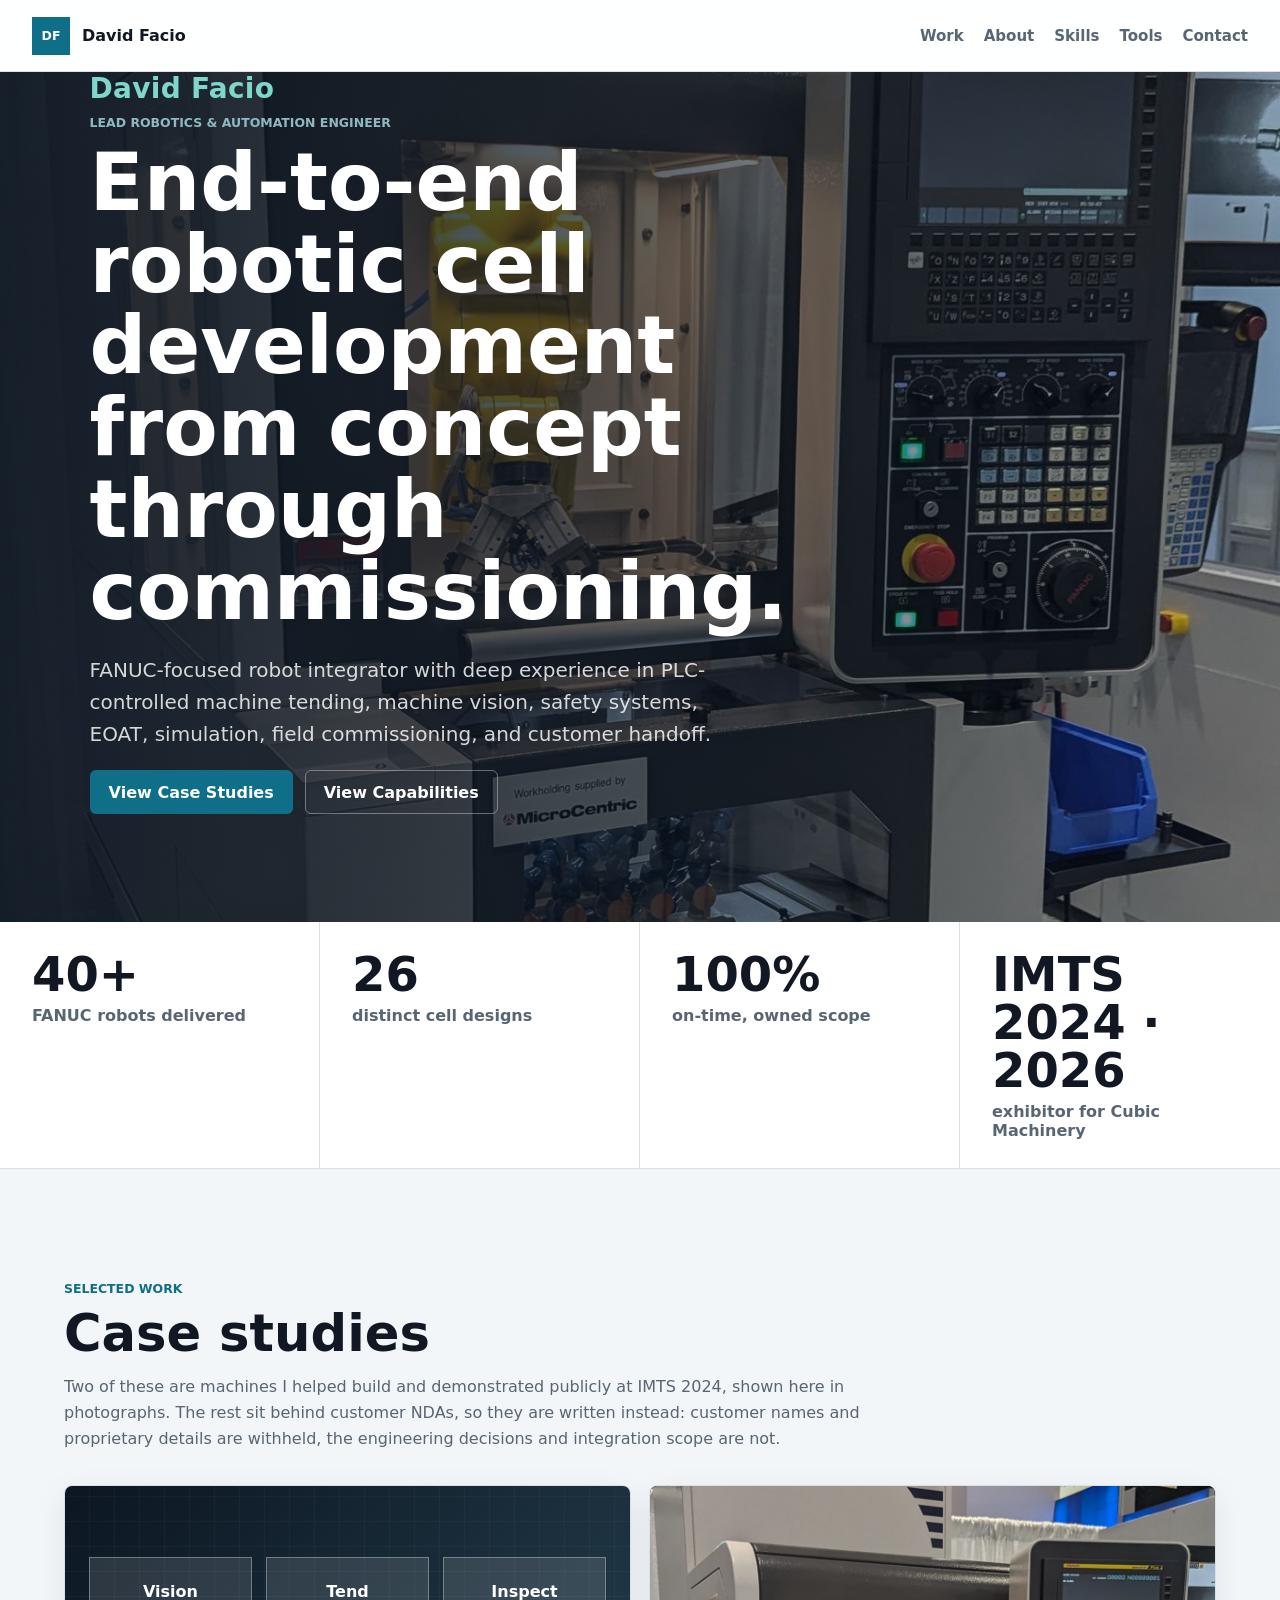
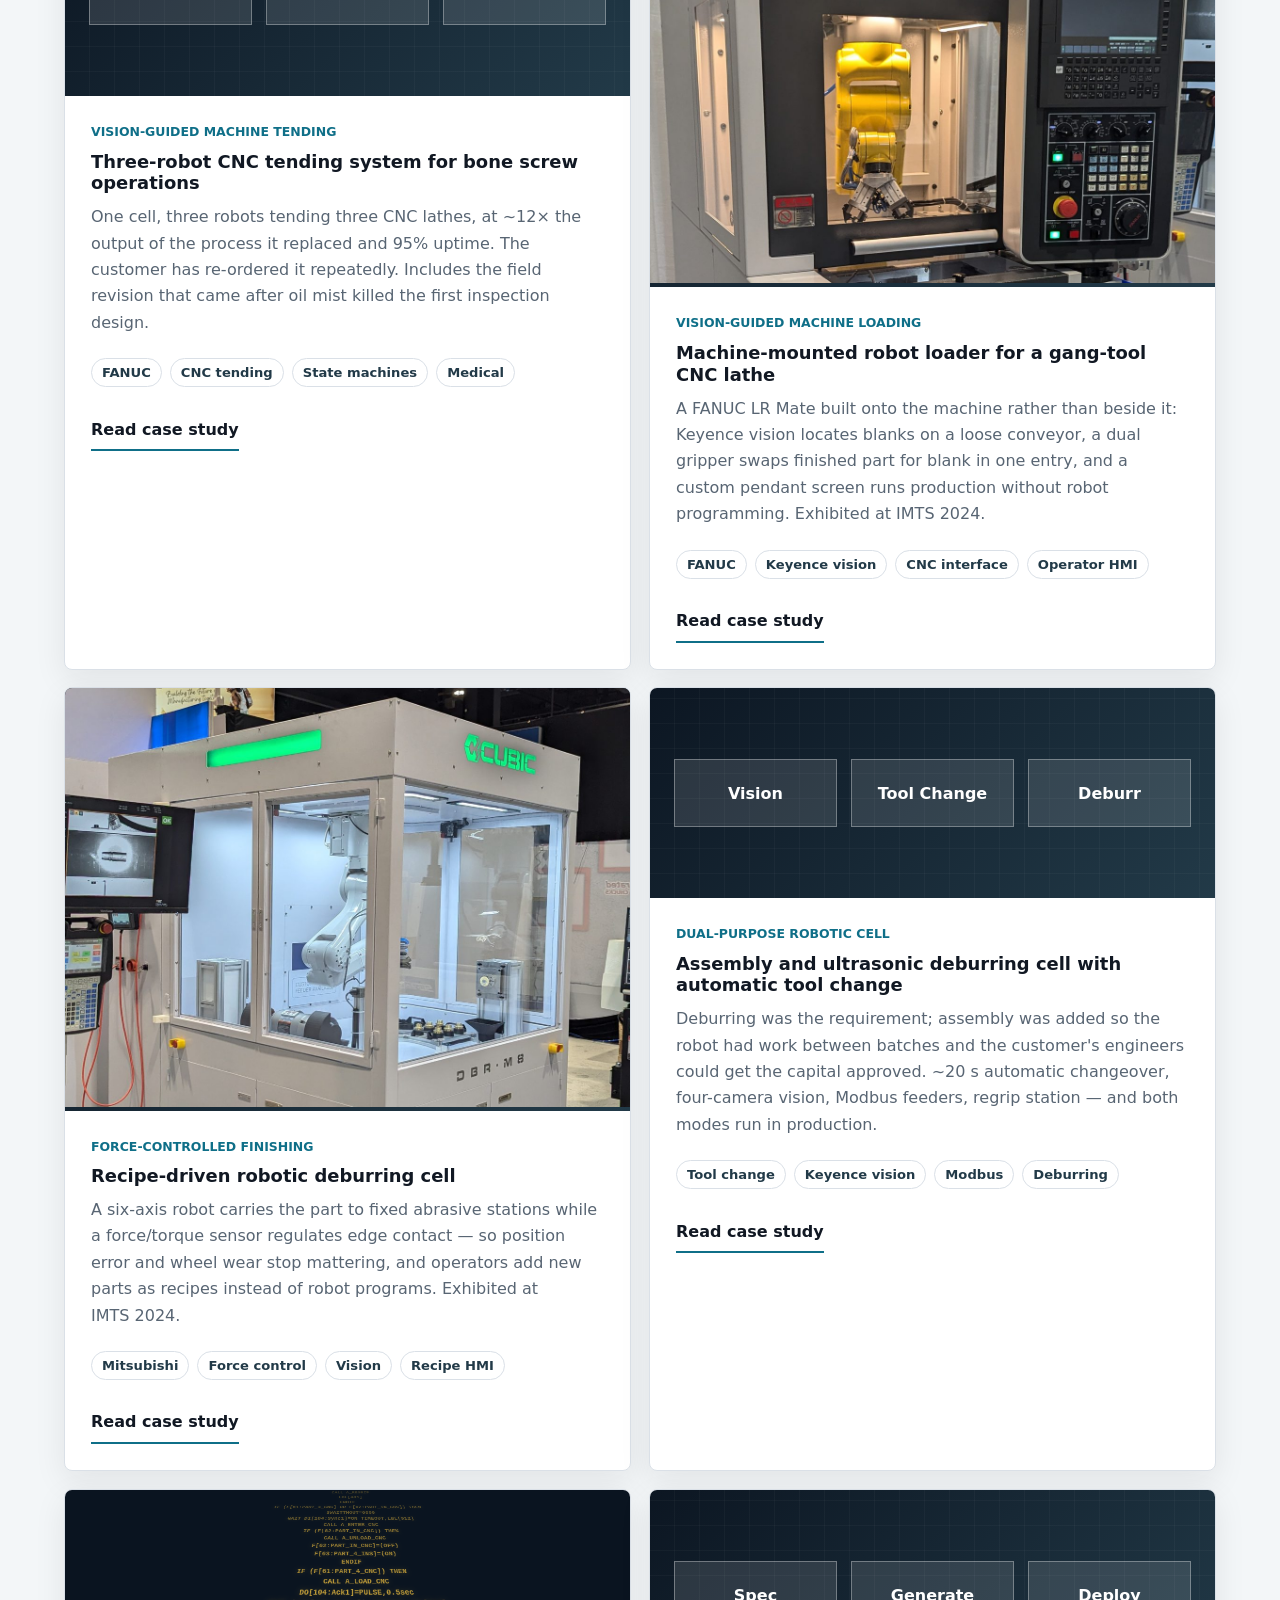
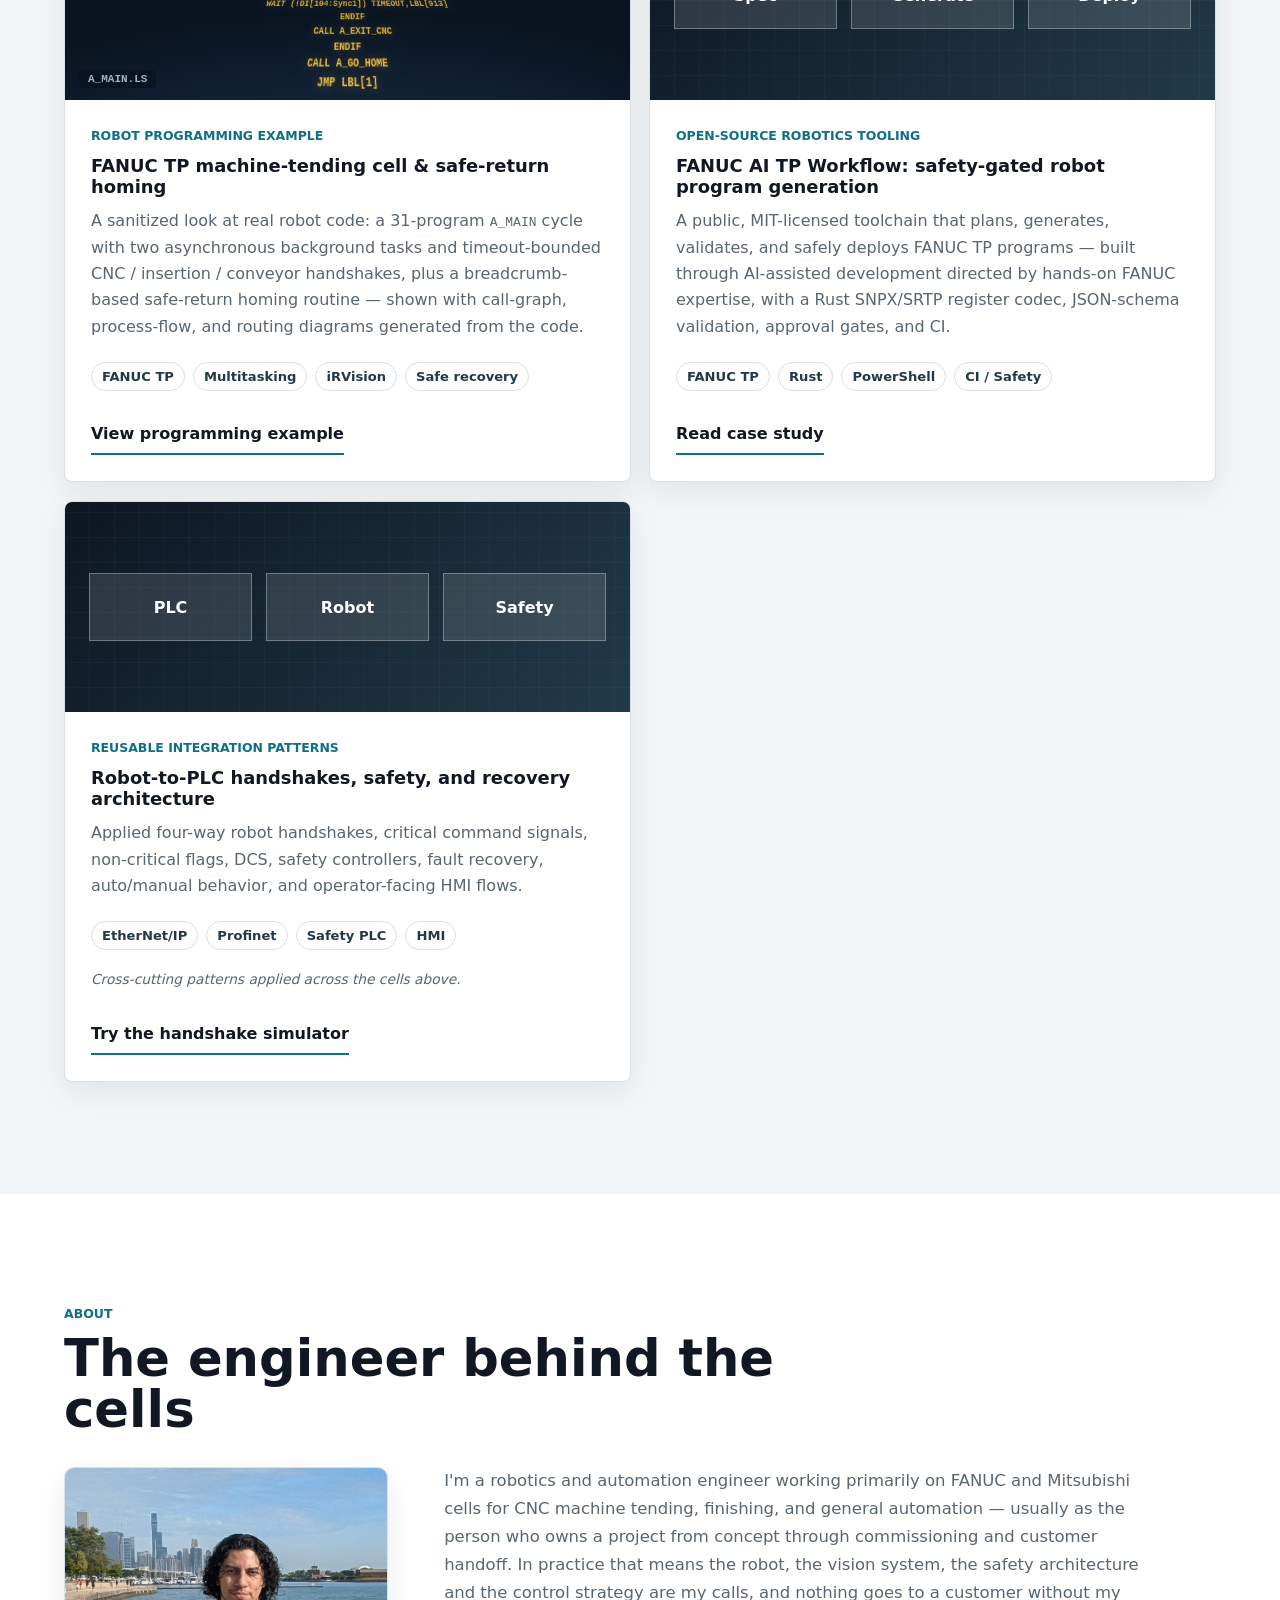
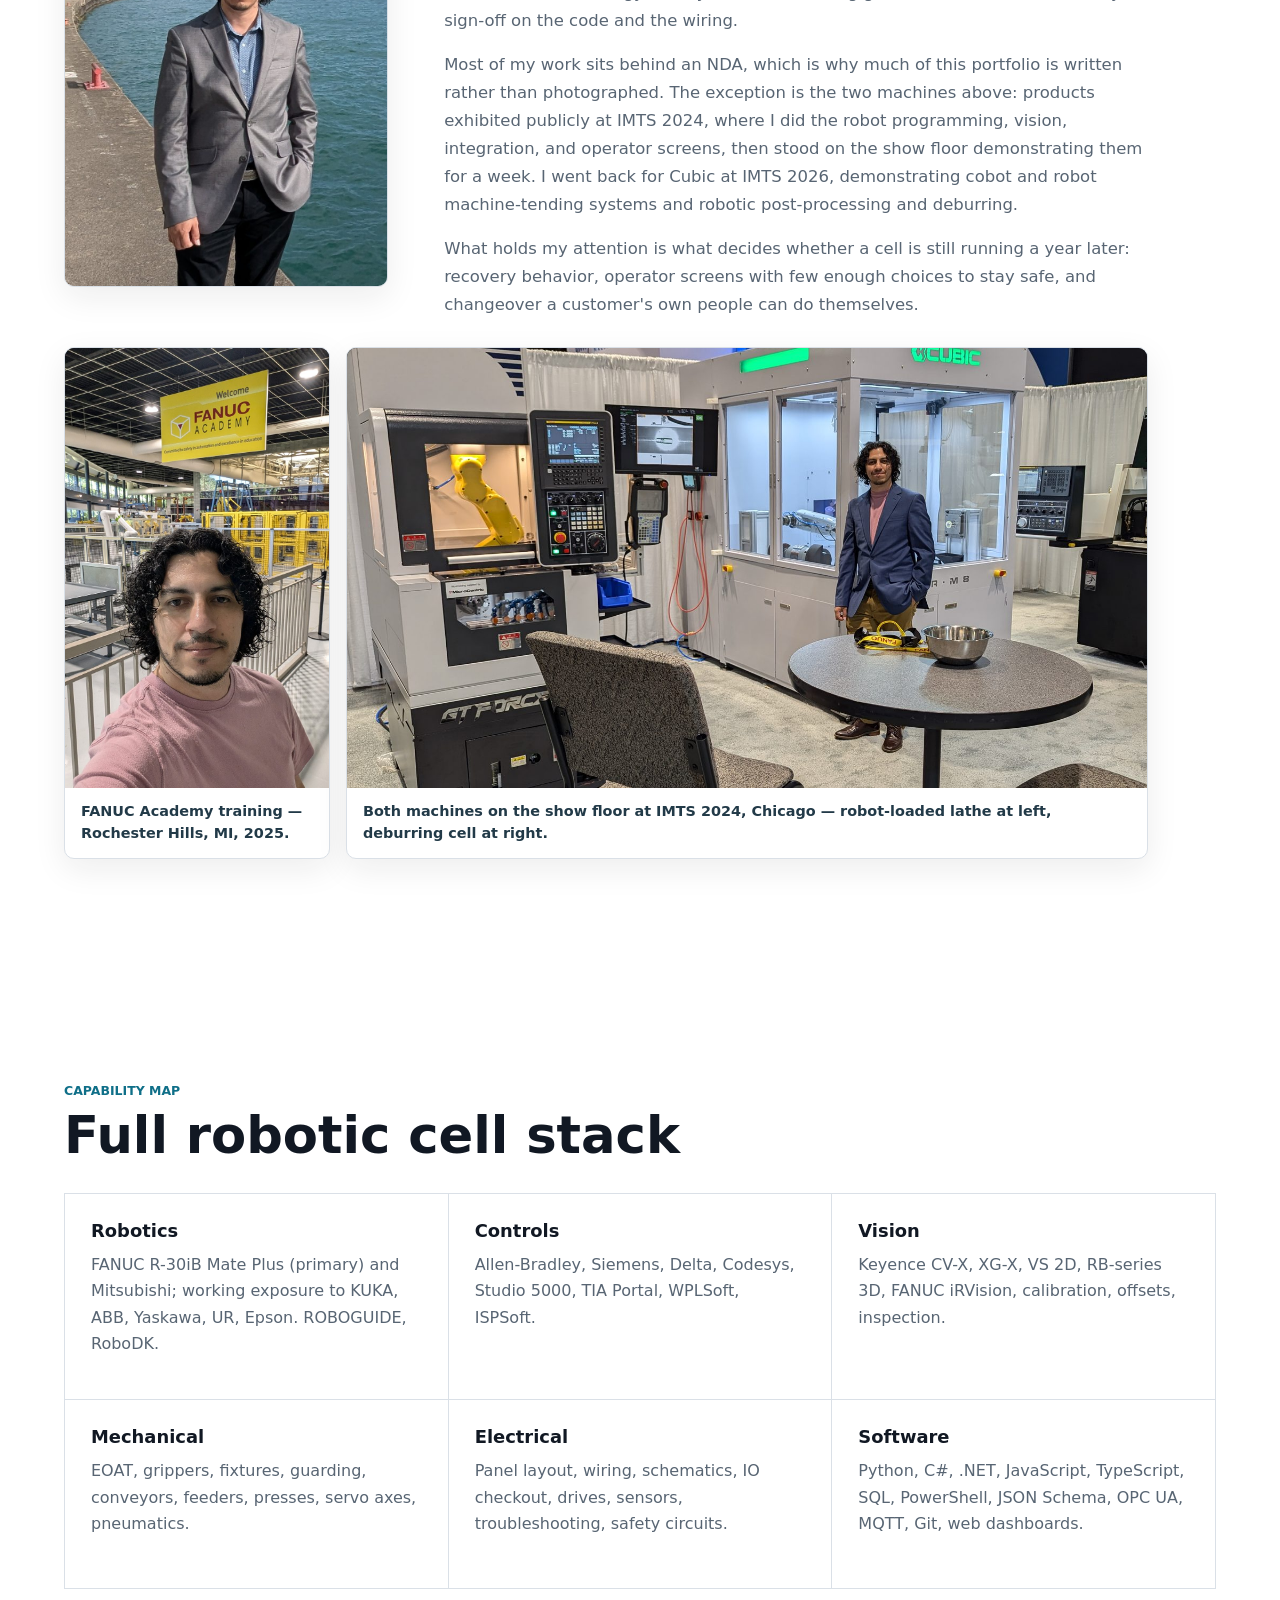
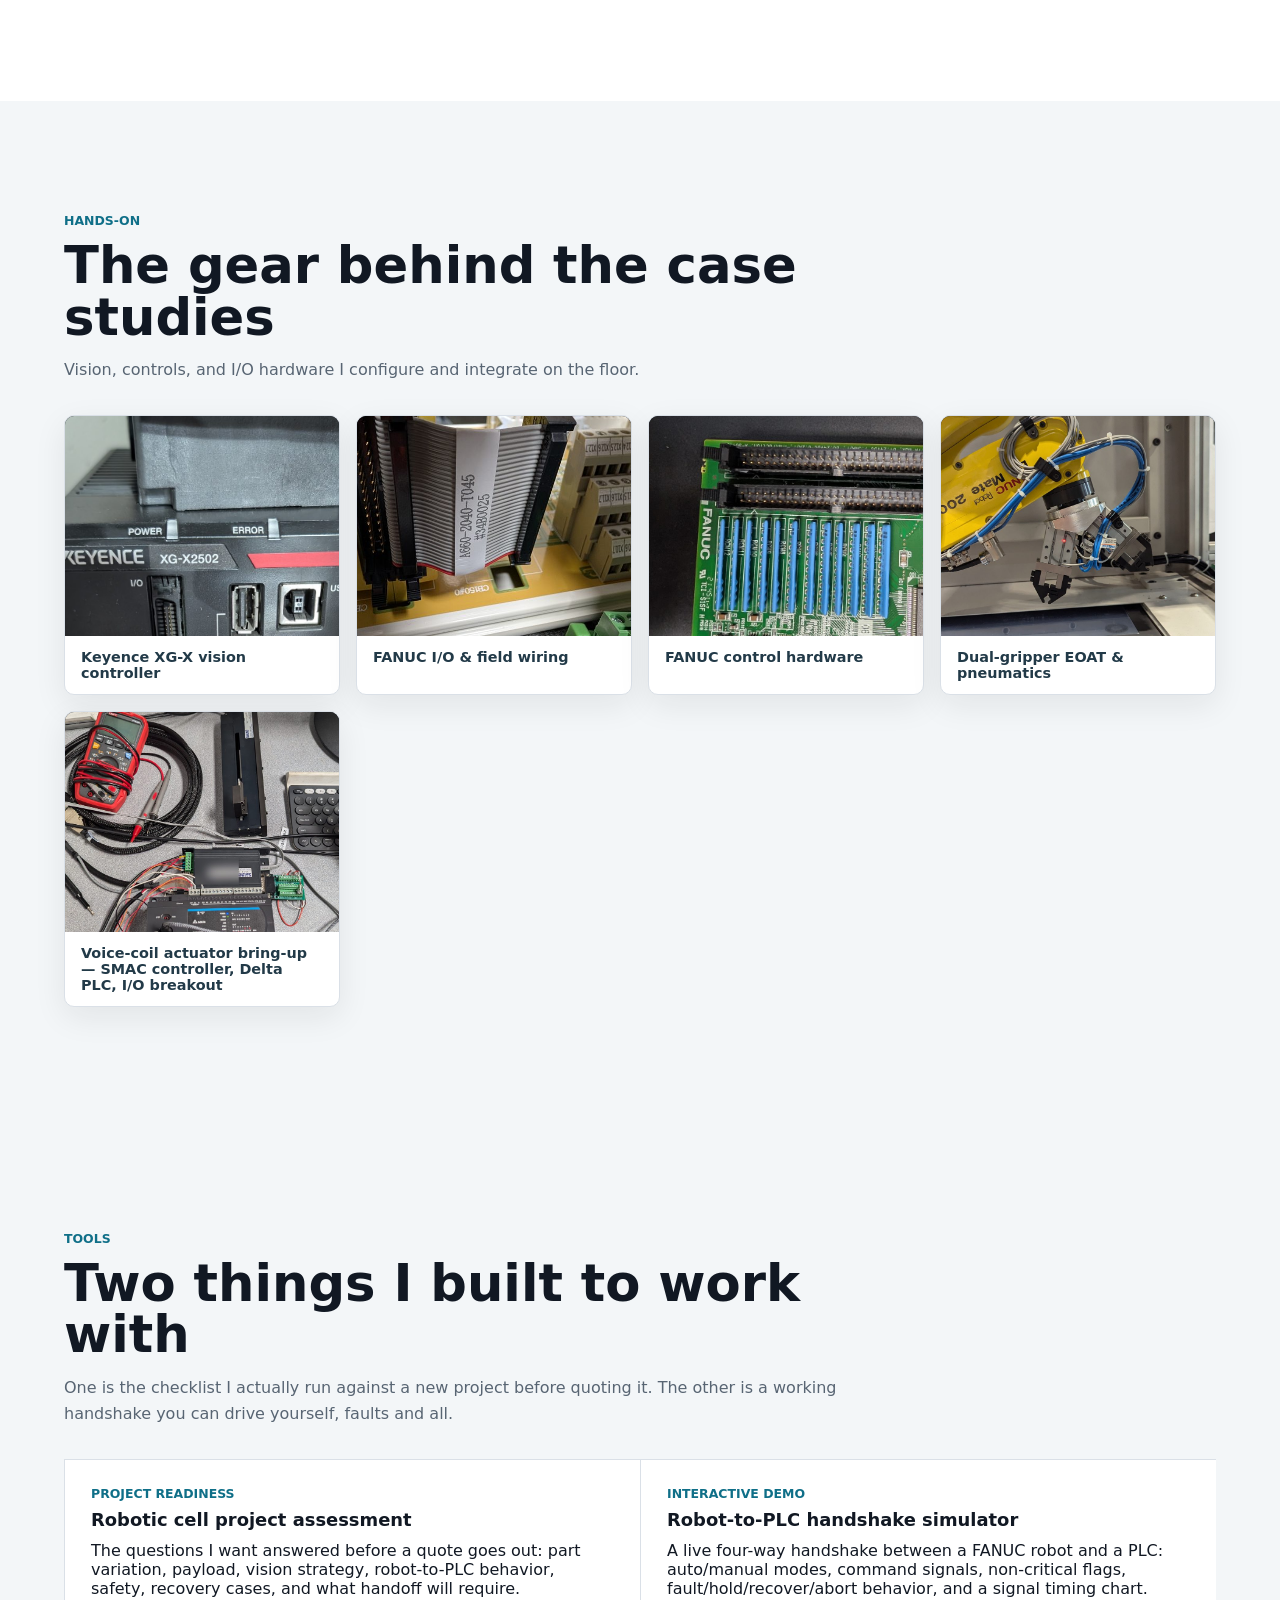
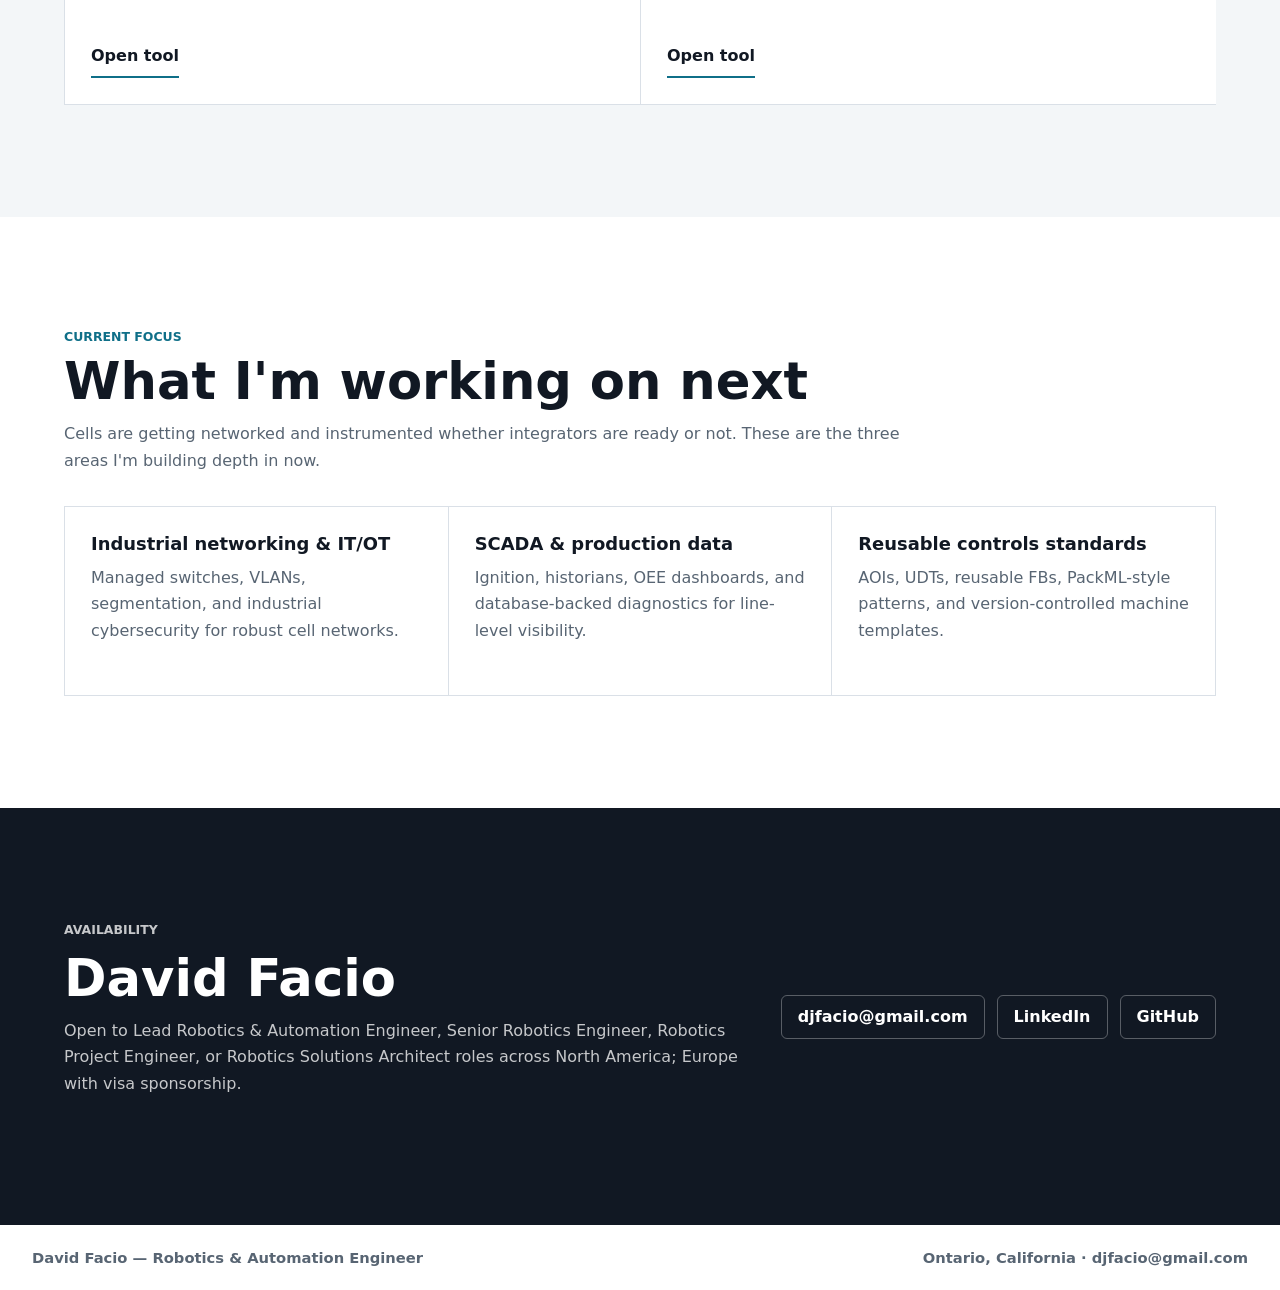
<file: index.html>
<!doctype html>
<html lang="en">
  <head>
    <meta charset="utf-8" />
    <meta name="viewport" content="width=device-width, initial-scale=1" />
    <title>David Facio — Lead Robotics & Automation Engineer</title>
    <meta
      name="description"
      content="David Facio — Lead robotics and automation engineer. Portfolio of FANUC robotic cells, PLC controls, vision-guided CNC tending, safety, simulation, and end-to-end project delivery."
    />
    <meta property="og:type" content="website" />
    <meta property="og:title" content="David Facio — Lead Robotics & Automation Engineer" />
    <meta
      property="og:description"
      content="40+ FANUC robotic cells from concept through commissioning. PLC controls, vision-guided CNC tending, safety systems, and end-to-end project delivery."
    />
    <meta property="og:url" content="https://djfacio.github.io/" />
    <meta property="og:image" content="https://djfacio.github.io/og-image.png" />
    <meta property="og:image:width" content="1200" />
    <meta property="og:image:height" content="630" />
    <meta name="twitter:card" content="summary_large_image" />
    <link rel="canonical" href="https://djfacio.github.io/" />
    <link
      rel="icon"
      href="data:image/svg+xml,%3Csvg xmlns='http://www.w3.org/2000/svg' viewBox='0 0 38 38'%3E%3Crect width='38' height='38' fill='%230f6f88'/%3E%3Ctext x='19' y='26' font-family='Inter,sans-serif' font-size='18' font-weight='700' text-anchor='middle' fill='%23ffffff'%3EDF%3C/text%3E%3C/svg%3E"
    />
    <link rel="stylesheet" href="styles.css" />
  </head>
  <body>
    <header class="site-header">
      <a class="brand" href="#top" aria-label="Portfolio home">
        <span class="brand-mark">DF</span>
        <span class="brand-text">David Facio</span>
      </a>
      <nav class="site-nav" aria-label="Primary navigation">
        <a href="#work">Work</a>
        <a href="#about">About</a>
        <a href="#skills">Skills</a>
        <a href="#tools">Tools</a>
        <a href="#contact">Contact</a>
      </nav>
    </header>

    <main id="top">
      <section class="hero">
        <div class="hero-visual" aria-hidden="true"></div>
        <div class="hero-content">
          <p class="hero-name">David Facio</p>
          <p class="eyebrow">Lead Robotics & Automation Engineer</p>
          <h1>End-to-end robotic cell development from concept through commissioning.</h1>
          <p class="hero-copy">
            FANUC-focused robot integrator with deep experience in PLC-controlled machine tending,
            machine vision, safety systems, EOAT, simulation, field commissioning, and customer handoff.
          </p>
          <div class="hero-actions">
            <a class="button primary" href="#work">View Case Studies</a>
            <a class="button secondary" href="#skills">View Capabilities</a>
          </div>
        </div>
      </section>

      <section class="metrics" aria-label="Professional highlights">
        <div>
          <strong>40+</strong>
          <span>FANUC robots delivered</span>
        </div>
        <div>
          <strong>26</strong>
          <span>distinct cell designs</span>
        </div>
        <div>
          <strong>100%</strong>
          <span>on-time, owned scope</span>
        </div>
        <div>
          <strong>IMTS 2024 &middot; 2026</strong>
          <span>exhibitor for Cubic Machinery</span>
        </div>
      </section>

      <section id="work" class="section">
        <div class="section-heading">
          <p class="eyebrow">Selected Work</p>
          <h2>Case studies</h2>
          <p>
            Two of these are machines I helped build and demonstrated publicly at IMTS 2024, shown here in
            photographs. The rest sit behind customer NDAs, so they are written instead: customer names and
            proprietary details are withheld, the engineering decisions and integration scope are not.
          </p>
        </div>

        <div class="case-grid">
          <article class="case-card">
            <div class="case-media cnc-media">
              <span>Vision</span>
              <span>Tend</span>
              <span>Inspect</span>
            </div>
            <div class="case-body">
              <p class="case-type">Vision-guided machine tending</p>
              <h3>Three-robot CNC tending system for bone screw operations</h3>
              <p>
                One cell, three robots tending three CNC lathes, at ~12&times; the output of the process it
                replaced and 95% uptime. The customer has re-ordered it repeatedly. Includes the field
                revision that came after oil mist killed the first inspection design.
              </p>
              <ul class="tag-list">
                <li>FANUC</li>
                <li>CNC tending</li>
                <li>State machines</li>
                <li>Medical</li>
              </ul>
              <a class="case-link" href="case-study-cnc-tending.html">Read case study</a>
            </div>
          </article>

          <article class="case-card">
            <div class="case-media gtforce-media has-photo">
              <img src="img/card-gt-force-32.jpg" alt="FANUC robot mounted inside a guarded loader enclosure above a gang-tool CNC lathe, next to the FANUC CNC control panel" loading="lazy" width="1200" height="844" />
            </div>
            <div class="case-body">
              <p class="case-type">Vision-guided machine loading</p>
              <h3>Machine-mounted robot loader for a gang-tool CNC lathe</h3>
              <p>
                A FANUC LR Mate built onto the machine rather than beside it: Keyence vision locates blanks
                on a loose conveyor, a dual gripper swaps finished part for blank in one entry, and a custom
                pendant screen runs production without robot programming. Exhibited at IMTS&nbsp;2024.
              </p>
              <ul class="tag-list">
                <li>FANUC</li>
                <li>Keyence vision</li>
                <li>CNC interface</li>
                <li>Operator HMI</li>
              </ul>
              <a class="case-link" href="case-study-gt-force-32.html">Read case study</a>
            </div>
          </article>

          <article class="case-card">
            <div class="case-media dbr-media has-photo">
              <img src="img/card-dbr-m8.jpg" alt="Fully guarded robotic deburring cell with glass panels and a green status light bar on a trade show floor" loading="lazy" width="1200" height="889" />
            </div>
            <div class="case-body">
              <p class="case-type">Force-controlled finishing</p>
              <h3>Recipe-driven robotic deburring cell</h3>
              <p>
                A six-axis robot carries the part to fixed abrasive stations while a force/torque sensor
                regulates edge contact &mdash; so position error and wheel wear stop mattering, and operators
                add new parts as recipes instead of robot programs. Exhibited at IMTS&nbsp;2024.
              </p>
              <ul class="tag-list">
                <li>Mitsubishi</li>
                <li>Force control</li>
                <li>Vision</li>
                <li>Recipe HMI</li>
              </ul>
              <a class="case-link" href="case-study-dbr-m8.html">Read case study</a>
            </div>
          </article>

          <article class="case-card">
            <div class="case-media dual-media">
              <span>Vision</span>
              <span>Tool Change</span>
              <span>Deburr</span>
            </div>
            <div class="case-body">
              <p class="case-type">Dual-purpose robotic cell</p>
              <h3>Assembly and ultrasonic deburring cell with automatic tool change</h3>
              <p>
                Deburring was the requirement; assembly was added so the robot had work between batches and
                the customer's engineers could get the capital approved. ~20&nbsp;s automatic changeover,
                four-camera vision, Modbus feeders, regrip station &mdash; and both modes run in production.
              </p>
              <ul class="tag-list">
                <li>Tool change</li>
                <li>Keyence vision</li>
                <li>Modbus</li>
                <li>Deburring</li>
              </ul>
              <a class="case-link" href="case-study-dual-purpose-cell.html">Read case study</a>
            </div>
          </article>

          <article class="case-card">
            <div class="case-media code-media" role="img" aria-label="A perspective, Star Wars–style crawl of FANUC TP source code from the A_MAIN machine-tending program.">
              <div class="code-crawl" aria-hidden="true"><pre>LBL[1]
CALL A_GO_HOME
IF (F[60:INFEED]) THEN
  WAIT (F[50:Part_Ready] OR F[20:STOP]) TIMEOUT,LBL[911]
  CALL A_CALC_PICK
  CALL A_PICK
  F[50:Part_Ready]=(OFF)
  F[61:PART_4_CNC]=(ON)
  CALL A_FSTART
  IF R[94]&lt;&gt;200,JMP LBL[990]
  IF ((R[100]=1 OR R[100]=2) AND R[45]=1),JMP LBL[401]
  CALL A_CALC_REGRIP
  CALL A_REGRIP
  LBL[401]
ENDIF
IF (F[61:PART_4_CNC] OR F[62:PART_IN_CNC]) THEN
  $WAITTMOUT=6000
  WAIT DI[104:Sync1]=ON TIMEOUT,LBL[912]
  CALL A_ENTER_CNC
  IF (F[62:PART_IN_CNC]) THEN
    CALL A_UNLOAD_CNC
    F[62:PART_IN_CNC]=(OFF)
    F[63:PART_4_INS]=(ON)
  ENDIF
  IF (F[61:PART_4_CNC]) THEN
    CALL A_LOAD_CNC
    DO[104:Ack1]=PULSE,0.5sec
    WAIT (!DI[104:Sync1]) TIMEOUT,LBL[913]
  ENDIF
  CALL A_EXIT_CNC
ENDIF
CALL A_GO_HOME
JMP LBL[1]</pre></div>
              <span class="code-badge">A_MAIN.LS</span>
            </div>
            <div class="case-body">
              <p class="case-type">Robot programming example</p>
              <h3>FANUC TP machine-tending cell &amp; safe-return homing</h3>
              <p>
                A sanitized look at real robot code: a 31-program <code>A_MAIN</code> cycle with two
                asynchronous background tasks and timeout-bounded CNC / insertion / conveyor handshakes, plus a
                breadcrumb-based safe-return homing routine &mdash; shown with call-graph, process-flow, and
                routing diagrams generated from the code.
              </p>
              <ul class="tag-list">
                <li>FANUC TP</li>
                <li>Multitasking</li>
                <li>iRVision</li>
                <li>Safe recovery</li>
              </ul>
              <a class="case-link" href="robot-programming-example.html">View programming example</a>
            </div>
          </article>

          <article class="case-card">
            <div class="case-media standards-media">
              <span>Spec</span>
              <span>Generate</span>
              <span>Deploy</span>
            </div>
            <div class="case-body">
              <p class="case-type">Open-source robotics tooling</p>
              <h3>FANUC AI TP Workflow: safety-gated robot program generation</h3>
              <p>
                A public, MIT-licensed toolchain that plans, generates, validates, and safely deploys
                FANUC TP programs &mdash; built through AI-assisted development directed by hands-on FANUC
                expertise, with a Rust SNPX/SRTP register codec, JSON-schema validation, approval gates, and CI.
              </p>
              <ul class="tag-list">
                <li>FANUC TP</li>
                <li>Rust</li>
                <li>PowerShell</li>
                <li>CI / Safety</li>
              </ul>
              <a class="case-link" href="case-study-fanuc-ai-tp.html">Read case study</a>
            </div>
          </article>

          <article class="case-card">
            <div class="case-media standards-media">
              <span>PLC</span>
              <span>Robot</span>
              <span>Safety</span>
            </div>
            <div class="case-body">
              <p class="case-type">Reusable integration patterns</p>
              <h3>Robot-to-PLC handshakes, safety, and recovery architecture</h3>
              <p>
                Applied four-way robot handshakes, critical command signals, non-critical flags, DCS,
                safety controllers, fault recovery, auto/manual behavior, and operator-facing HMI flows.
              </p>
              <ul class="tag-list">
                <li>EtherNet/IP</li>
                <li>Profinet</li>
                <li>Safety PLC</li>
                <li>HMI</li>
              </ul>
              <p class="case-note">Cross-cutting patterns applied across the cells above.</p>
              <a class="case-link" href="tools-handshake-simulator.html">Try the handshake simulator</a>
            </div>
          </article>
        </div>
      </section>

      <section id="about" class="section about-band">
        <div class="section-heading">
          <p class="eyebrow">About</p>
          <h2>The engineer behind the cells</h2>
        </div>
        <div class="about-layout">
          <figure class="about-portrait">
            <img src="img/portrait-david-facio.jpg" alt="David Facio, robotics and automation engineer, photographed on the Chicago lakefront" width="808" height="1049" />
          </figure>
          <div class="about-copy">
            <p>
              I'm a robotics and automation engineer working primarily on FANUC and Mitsubishi cells for CNC
              machine tending, finishing, and general automation &mdash; usually as the person who owns a
              project from concept through commissioning and customer handoff. In practice that means the
              robot, the vision system, the safety architecture and the control strategy are my calls, and
              nothing goes to a customer without my sign-off on the code and the wiring.
            </p>
            <p>
              Most of my work sits behind an NDA, which is why much of this portfolio is written rather than
              photographed. The exception is the two machines above: products exhibited publicly at IMTS 2024,
              where I did the robot programming, vision, integration, and operator screens, then stood on the
              show floor demonstrating them for a week. I went back for Cubic at IMTS 2026, demonstrating
              cobot and robot machine-tending systems and robotic post-processing and deburring.
            </p>
            <p>
              What holds my attention is what decides whether a cell is still running a year later:
              recovery behavior, operator screens with few enough choices to stay safe, and changeover a
              customer's own people can do themselves.
            </p>
          </div>
        </div>
        <div class="about-pair">
          <figure class="case-figure">
            <img src="img/fanuc-academy.jpg" alt="David Facio under a Welcome FANUC Academy banner overlooking the FANUC training floor in Rochester Hills, Michigan" loading="lazy" width="820" height="1367" />
            <figcaption>
              FANUC Academy training &mdash; Rochester Hills, MI, 2025.
            </figcaption>
          </figure>
          <figure class="case-figure">
            <img src="img/booth-imts-2024.jpg" alt="David Facio standing between a gang-tool CNC lathe with robot loader and a robotic deburring cell at the Cubic Machinery exhibit, IMTS 2024" loading="lazy" width="1500" height="825" />
            <figcaption>
              Both machines on the show floor at IMTS 2024, Chicago &mdash; robot-loaded lathe at left,
              deburring cell at right.
            </figcaption>
          </figure>
        </div>
      </section>

      <section id="skills" class="section skill-band">
        <div class="section-heading">
          <p class="eyebrow">Capability Map</p>
          <h2>Full robotic cell stack</h2>
        </div>
        <div class="skill-columns">
          <div>
            <h3>Robotics</h3>
            <p>FANUC R-30iB Mate Plus (primary) and Mitsubishi; working exposure to KUKA, ABB, Yaskawa, UR, Epson. ROBOGUIDE, RoboDK.</p>
          </div>
          <div>
            <h3>Controls</h3>
            <p>Allen-Bradley, Siemens, Delta, Codesys, Studio 5000, TIA Portal, WPLSoft, ISPSoft.</p>
          </div>
          <div>
            <h3>Vision</h3>
            <p>Keyence CV-X, XG-X, VS 2D, RB-series 3D, FANUC iRVision, calibration, offsets, inspection.</p>
          </div>
          <div>
            <h3>Mechanical</h3>
            <p>EOAT, grippers, fixtures, guarding, conveyors, feeders, presses, servo axes, pneumatics.</p>
          </div>
          <div>
            <h3>Electrical</h3>
            <p>Panel layout, wiring, schematics, IO checkout, drives, sensors, troubleshooting, safety circuits.</p>
          </div>
          <div>
            <h3>Software</h3>
            <p>Python, C#, .NET, JavaScript, TypeScript, SQL, PowerShell, JSON Schema, OPC UA, MQTT, Git, web dashboards.</p>
          </div>
        </div>
      </section>

      <section class="section hardware-band">
        <div class="section-heading">
          <p class="eyebrow">Hands-On</p>
          <h2>The gear behind the case studies</h2>
          <p>
            Vision, controls, and I/O hardware I configure and integrate on the floor.
          </p>
        </div>
        <div class="hardware-grid">
          <figure>
            <img src="img/hw-keyence.jpg" alt="Keyence XG-X2502 machine-vision controller" loading="lazy" width="780" height="557" />
            <figcaption>Keyence XG-X vision controller</figcaption>
          </figure>
          <figure>
            <img src="img/hw-fanuc-io.jpg" alt="FANUC I/O backplane with ribbon cabling and field terminal blocks" loading="lazy" width="780" height="418" />
            <figcaption>FANUC I/O &amp; field wiring</figcaption>
          </figure>
          <figure>
            <img src="img/hw-fanuc-pcb.jpg" alt="FANUC control PCB" loading="lazy" width="780" height="563" />
            <figcaption>FANUC control hardware</figcaption>
          </figure>
          <figure>
            <img src="img/hw-eoat-gripper.jpg" alt="FANUC LR Mate wrist fitted with a dual pneumatic gripper end effector and routed air lines" loading="lazy" width="900" height="864" />
            <figcaption>Dual-gripper EOAT &amp; pneumatics</figcaption>
          </figure>
          <figure>
            <img src="img/hw-smac-bench.jpg" alt="Bench test setup with a SMAC linear voice-coil actuator, its controller, a Delta PLC, a terminal breakout board and a digital multimeter" loading="lazy" width="900" height="960" />
            <figcaption>Voice-coil actuator bring-up &mdash; SMAC controller, Delta PLC, I/O breakout</figcaption>
          </figure>
        </div>
      </section>

      <section id="tools" class="section">
        <div class="section-heading">
          <p class="eyebrow">Tools</p>
          <h2>Two things I built to work with</h2>
          <p>
            One is the checklist I actually run against a new project before quoting it. The other is a
            working handshake you can drive yourself, faults and all.
          </p>
        </div>
        <div class="tool-grid">
          <article class="tool-card">
            <p class="case-type">Project readiness</p>
            <h3>Robotic cell project assessment</h3>
            <p>
              The questions I want answered before a quote goes out: part variation, payload, vision
              strategy, robot-to-PLC behavior, safety, recovery cases, and what handoff will require.
            </p>
            <a class="case-link" href="tools-project-assessment.html">Open tool</a>
          </article>
          <article class="tool-card">
            <p class="case-type">Interactive demo</p>
            <h3>Robot-to-PLC handshake simulator</h3>
            <p>
              A live four-way handshake between a FANUC robot and a PLC: auto/manual modes, command
              signals, non-critical flags, fault/hold/recover/abort behavior, and a signal timing chart.
            </p>
            <a class="case-link" href="tools-handshake-simulator.html">Open tool</a>
          </article>
        </div>
      </section>

      <section class="section growth-band">
        <div class="section-heading">
          <p class="eyebrow">Current Focus</p>
          <h2>What I'm working on next</h2>
          <p>
            Cells are getting networked and instrumented whether integrators are ready or not. These are
            the three areas I'm building depth in now.
          </p>
        </div>
        <div class="growth-grid">
          <div>
            <h3>Industrial networking &amp; IT/OT</h3>
            <p>Managed switches, VLANs, segmentation, and industrial cybersecurity for robust cell networks.</p>
          </div>
          <div>
            <h3>SCADA &amp; production data</h3>
            <p>Ignition, historians, OEE dashboards, and database-backed diagnostics for line-level visibility.</p>
          </div>
          <div>
            <h3>Reusable controls standards</h3>
            <p>AOIs, UDTs, reusable FBs, PackML-style patterns, and version-controlled machine templates.</p>
          </div>
        </div>
      </section>

      <section id="contact" class="section contact-band">
        <div>
          <p class="eyebrow">Availability</p>
          <h2>David Facio</h2>
          <p>
            Open to Lead Robotics & Automation Engineer, Senior Robotics Engineer, Robotics Project
            Engineer, or Robotics Solutions Architect roles across North America; Europe with visa
            sponsorship.
          </p>
        </div>
        <div class="contact-links">
          <a href="mailto:djfacio@gmail.com">djfacio@gmail.com</a>
          <a href="https://www.linkedin.com/in/david-facio-robotics" target="_blank" rel="noreferrer">LinkedIn</a>
          <a href="https://github.com/djfacio" target="_blank" rel="noreferrer">GitHub</a>
        </div>
      </section>
    </main>

    <footer class="site-footer">
      <span>David Facio — Robotics & Automation Engineer</span>
      <span>Ontario, California · djfacio@gmail.com</span>
    </footer>

    <script src="effects.js" defer></script>
  </body>
</html>
</file>
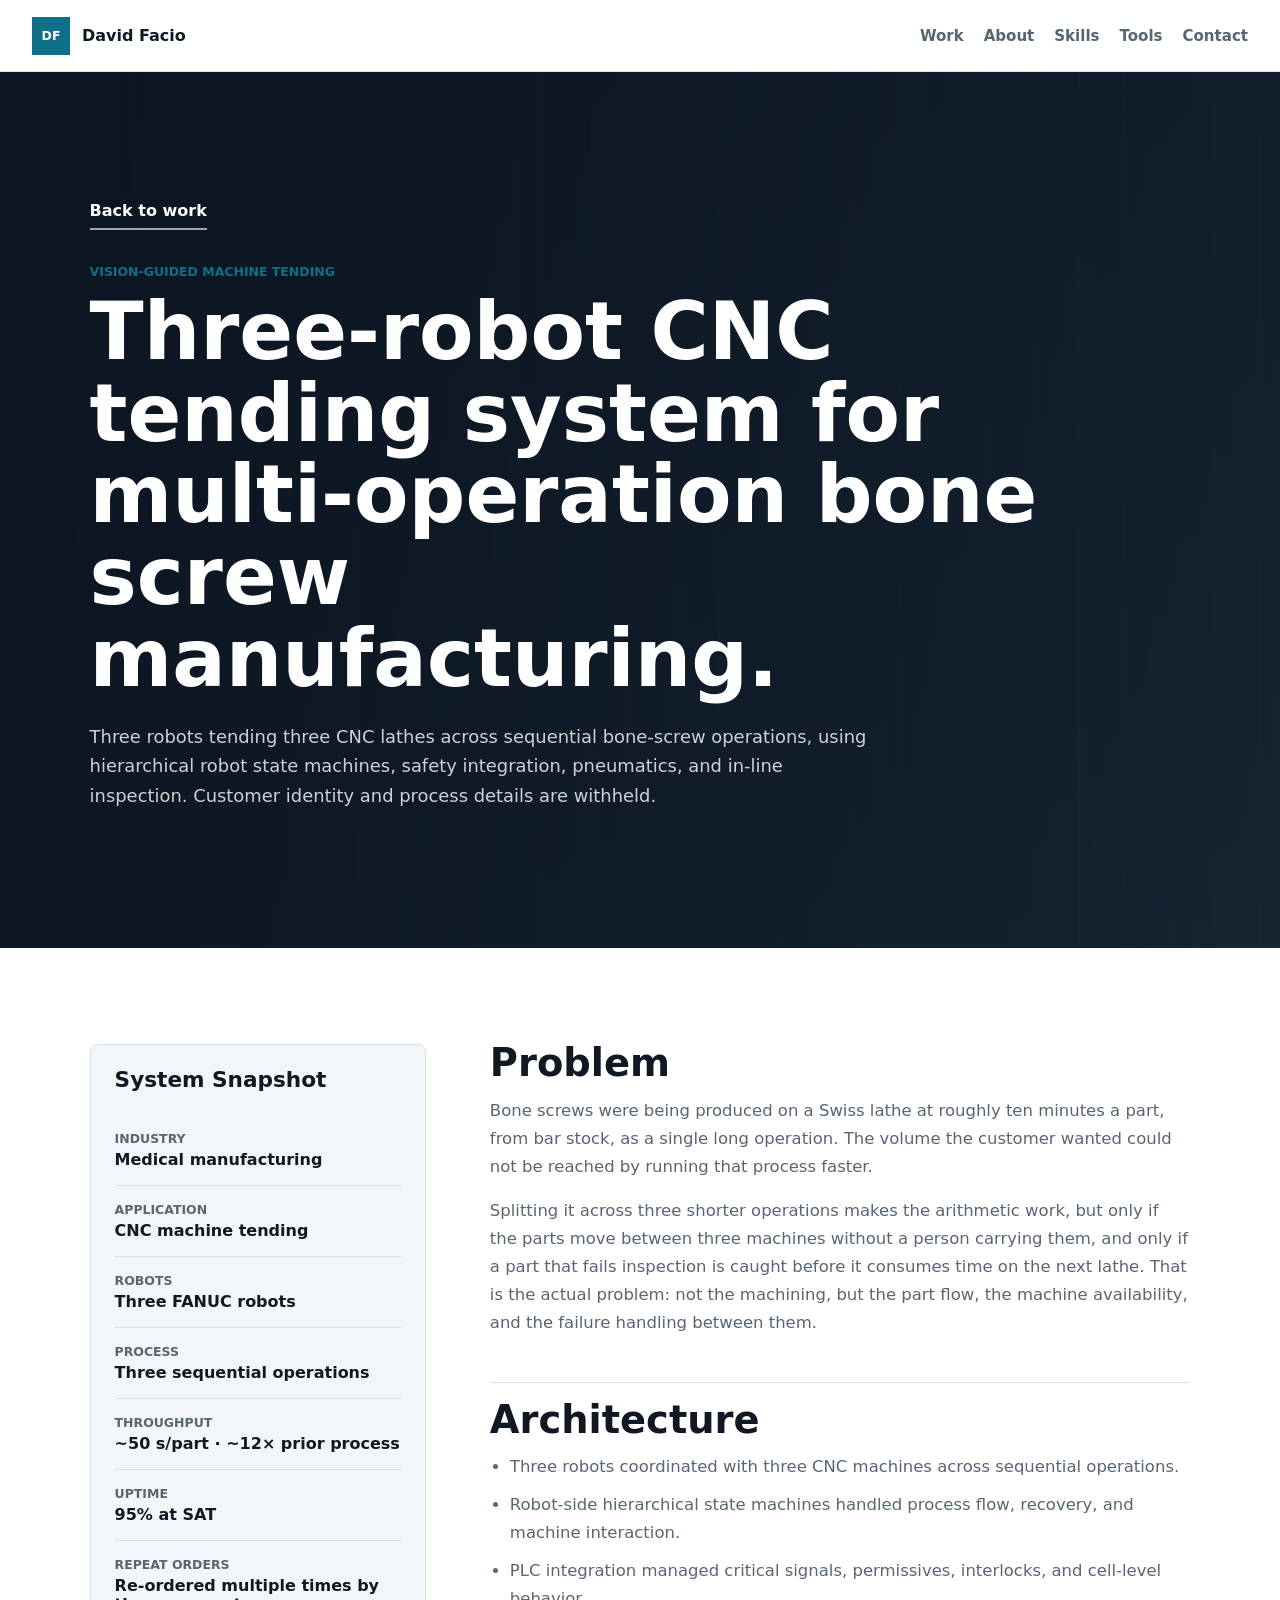
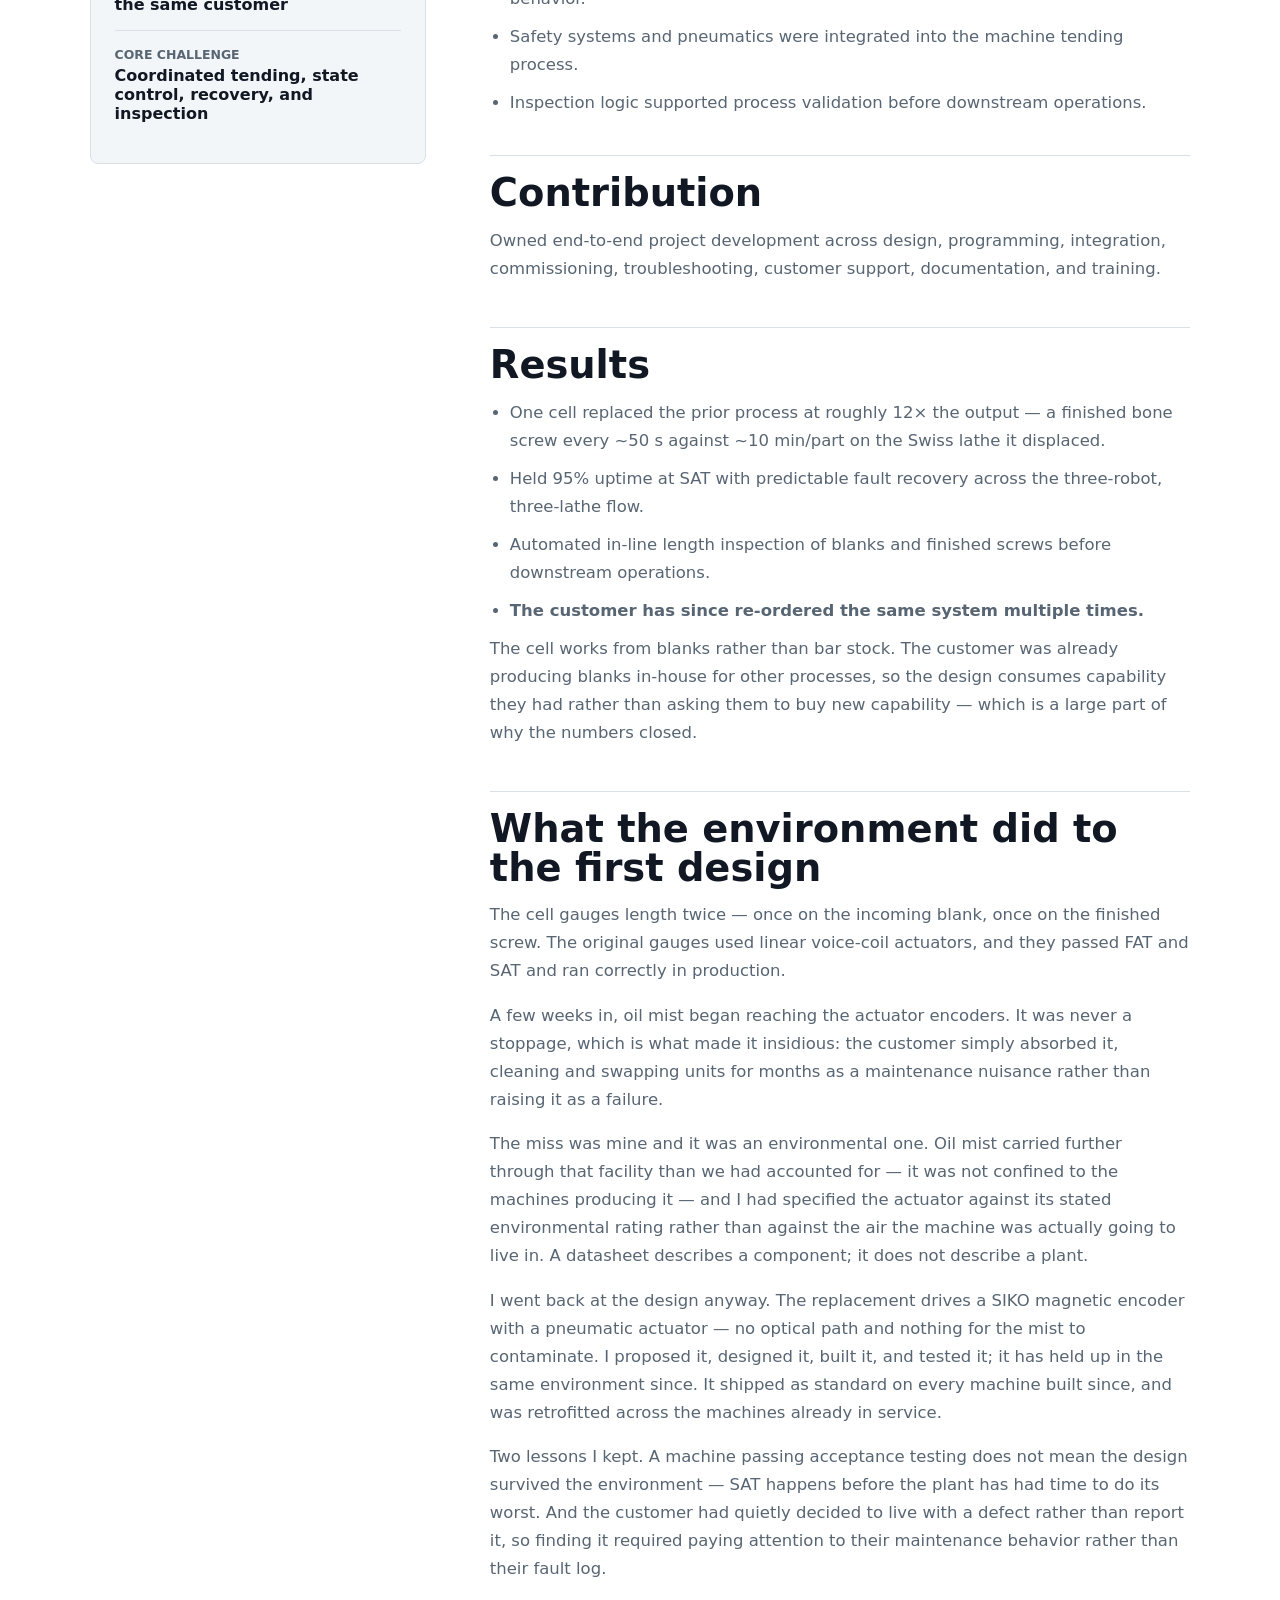
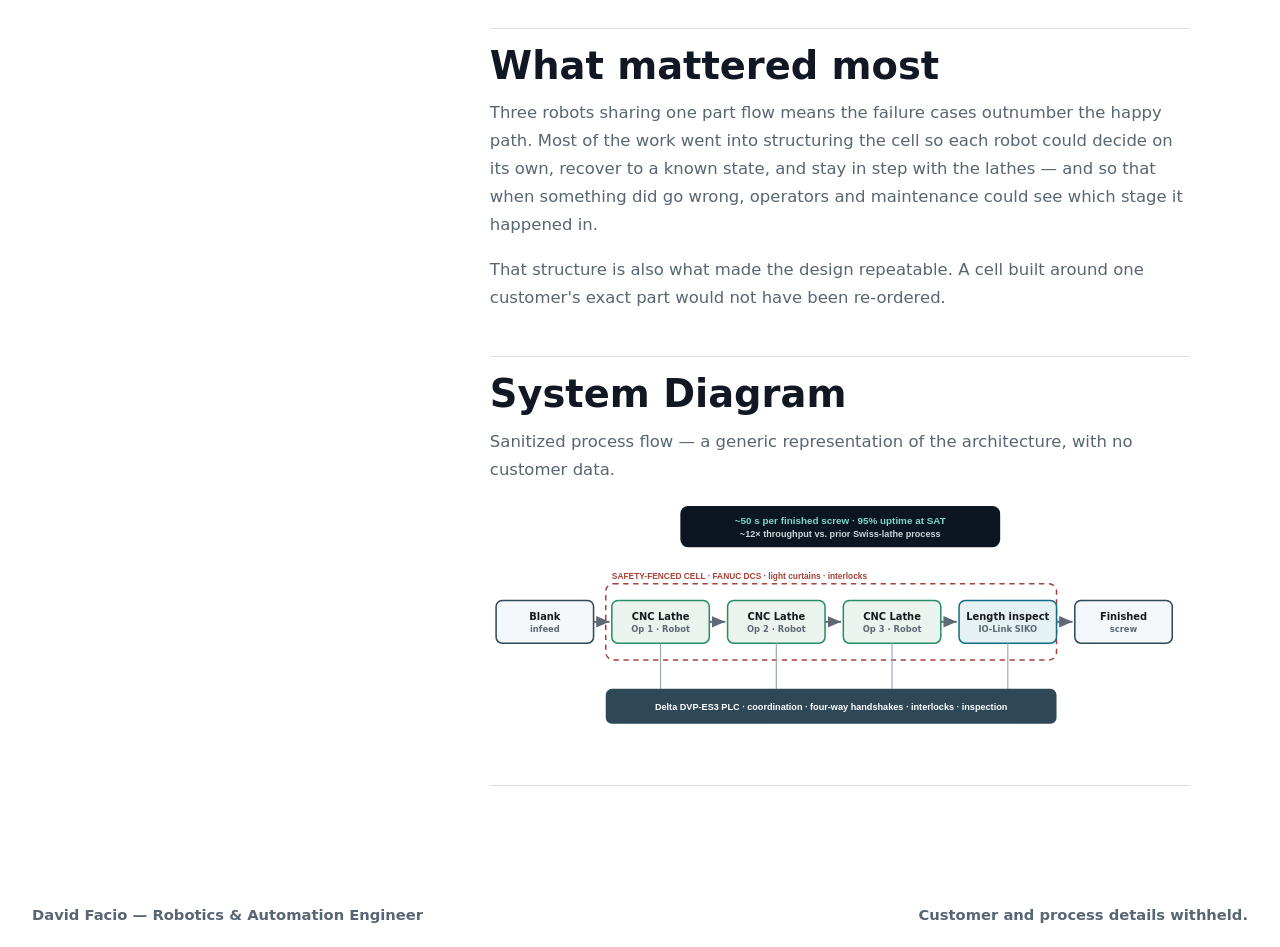
<file: case-study-cnc-tending.html>
<!doctype html>
<html lang="en">
  <head>
    <meta charset="utf-8" />
    <meta name="viewport" content="width=device-width, initial-scale=1" />
    <title>David Facio | Three-Robot CNC Tending Case Study</title>
    <meta property="og:type" content="article" />
    <meta property="og:title" content="Three-Robot CNC Tending System — David Facio" />
    <meta property="og:description" content="NDA-safe case study: three FANUC robots tending three CNC lathes for sequential bone-screw operations, with hierarchical state machines, safety, and inspection." />
    <meta property="og:url" content="https://djfacio.github.io/case-study-cnc-tending.html" />
    <meta property="og:image" content="https://djfacio.github.io/og-image.png" />
    <meta property="og:image:width" content="1200" />
    <meta property="og:image:height" content="630" />
    <meta name="twitter:card" content="summary_large_image" />
    <link rel="canonical" href="https://djfacio.github.io/case-study-cnc-tending.html" />
    <meta
      name="description"
      content="NDA-safe case study for a three-robot CNC machine tending system involving FANUC robotics, hierarchical state machines, safety, pneumatics, and inspection."
    />
    <link
      rel="icon"
      href="data:image/svg+xml,%3Csvg xmlns='http://www.w3.org/2000/svg' viewBox='0 0 38 38'%3E%3Crect width='38' height='38' fill='%230f6f88'/%3E%3Ctext x='19' y='26' font-family='Inter,sans-serif' font-size='18' font-weight='700' text-anchor='middle' fill='%23ffffff'%3EDF%3C/text%3E%3C/svg%3E"
    />
    <link rel="stylesheet" href="styles.css" />
  </head>
  <body>
    <header class="site-header">
      <a class="brand" href="index.html#top" aria-label="Portfolio home">
        <span class="brand-mark">DF</span>
        <span class="brand-text">David Facio</span>
      </a>
      <nav class="site-nav" aria-label="Primary navigation">
        <a href="index.html#work">Work</a>
        <a href="index.html#about">About</a>
        <a href="index.html#skills">Skills</a>
        <a href="index.html#tools">Tools</a>
        <a href="index.html#contact">Contact</a>
      </nav>
    </header>

    <main class="case-page">
      <section class="case-hero-detail cnc-detail">
        <a class="breadcrumb" href="index.html#work">Back to work</a>
        <p class="eyebrow">Vision-Guided Machine Tending</p>
        <h1>Three-robot CNC tending system for multi-operation bone screw manufacturing.</h1>
        <p>
          Three robots tending three CNC lathes across sequential bone-screw operations, using hierarchical
          robot state machines, safety integration, pneumatics, and in-line inspection. Customer identity and
          process details are withheld.
        </p>
      </section>

      <section class="case-detail-grid">
        <aside class="case-facts">
          <h2>System Snapshot</h2>
          <dl>
            <div>
              <dt>Industry</dt>
              <dd>Medical manufacturing</dd>
            </div>
            <div>
              <dt>Application</dt>
              <dd>CNC machine tending</dd>
            </div>
            <div>
              <dt>Robots</dt>
              <dd>Three FANUC robots</dd>
            </div>
            <div>
              <dt>Process</dt>
              <dd>Three sequential operations</dd>
            </div>
            <div>
              <dt>Throughput</dt>
              <dd>~50 s/part · ~12&times; prior process</dd>
            </div>
            <div>
              <dt>Uptime</dt>
              <dd>95% at SAT</dd>
            </div>
            <div>
              <dt>Repeat orders</dt>
              <dd>Re-ordered multiple times by the same customer</dd>
            </div>
            <div>
              <dt>Core challenge</dt>
              <dd>Coordinated tending, state control, recovery, and inspection</dd>
            </div>
          </dl>
        </aside>

        <div class="case-sections">
          <section class="detail-section">
            <h2>Problem</h2>
            <p>
              Bone screws were being produced on a Swiss lathe at roughly ten minutes a part, from bar
              stock, as a single long operation. The volume the customer wanted could not be reached by
              running that process faster.
            </p>
            <p>
              Splitting it across three shorter operations makes the arithmetic work, but only if the parts
              move between three machines without a person carrying them, and only if a part that fails
              inspection is caught before it consumes time on the next lathe. That is the actual problem:
              not the machining, but the part flow, the machine availability, and the failure handling
              between them.
            </p>
          </section>

          <section class="detail-section">
            <h2>Architecture</h2>
            <ul class="decision-list">
              <li>Three robots coordinated with three CNC machines across sequential operations.</li>
              <li>Robot-side hierarchical state machines handled process flow, recovery, and machine interaction.</li>
              <li>PLC integration managed critical signals, permissives, interlocks, and cell-level behavior.</li>
              <li>Safety systems and pneumatics were integrated into the machine tending process.</li>
              <li>Inspection logic supported process validation before downstream operations.</li>
            </ul>
          </section>

          <section class="detail-section">
            <h2>Contribution</h2>
            <p>
              Owned end-to-end project development across design, programming, integration, commissioning,
              troubleshooting, customer support, documentation, and training.
            </p>
          </section>

          <section class="detail-section">
            <h2>Results</h2>
            <ul class="decision-list">
              <li>One cell replaced the prior process at roughly 12&times; the output &mdash; a finished bone screw every ~50 s against ~10 min/part on the Swiss lathe it displaced.</li>
              <li>Held 95% uptime at SAT with predictable fault recovery across the three-robot, three-lathe flow.</li>
              <li>Automated in-line length inspection of blanks and finished screws before downstream operations.</li>
              <li><strong>The customer has since re-ordered the same system multiple times.</strong></li>
            </ul>
            <p>
              The cell works from blanks rather than bar stock. The customer was already producing blanks
              in-house for other processes, so the design consumes capability they had rather than asking
              them to buy new capability &mdash; which is a large part of why the numbers closed.
            </p>
          </section>

          <section class="detail-section">
            <h2>What the environment did to the first design</h2>
            <p>
              The cell gauges length twice &mdash; once on the incoming blank, once on the finished screw.
              The original gauges used linear voice-coil actuators, and they passed FAT and SAT and ran
              correctly in production.
            </p>
            <p>
              A few weeks in, oil mist began reaching the actuator encoders. It was never a stoppage, which
              is what made it insidious: the customer simply absorbed it, cleaning and swapping units for
              months as a maintenance nuisance rather than raising it as a failure.
            </p>
            <p>
              The miss was mine and it was an environmental one. Oil mist carried further through that
              facility than we had accounted for &mdash; it was not confined to the machines producing it
              &mdash; and I had specified the actuator against its stated environmental rating rather than
              against the air the machine was actually going to live in. A datasheet describes a component;
              it does not describe a plant.
            </p>
            <p>
              I went back at the design anyway. The replacement drives a SIKO magnetic encoder with a
              pneumatic actuator &mdash; no optical path and nothing for the mist to contaminate. I proposed
              it, designed it, built it, and tested it; it has held up in the same environment since. It
              shipped as standard on every machine built since, and was retrofitted across the machines
              already in service.
            </p>
            <p>
              Two lessons I kept. A machine passing acceptance testing does not mean the design survived the
              environment &mdash; SAT happens before the plant has had time to do its worst. And the customer
              had quietly decided to live with a defect rather than report it, so finding it required paying
              attention to their maintenance behavior rather than their fault log.
            </p>
          </section>

          <section class="detail-section">
            <h2>What mattered most</h2>
            <p>
              Three robots sharing one part flow means the failure cases outnumber the happy path. Most of
              the work went into structuring the cell so each robot could decide on its own, recover to a
              known state, and stay in step with the lathes &mdash; and so that when something did go wrong,
              operators and maintenance could see which stage it happened in.
            </p>
            <p>
              That structure is also what made the design repeatable. A cell built around one customer's
              exact part would not have been re-ordered.
            </p>
          </section>

          <section class="detail-section">
            <h2>System Diagram</h2>
            <p>Sanitized process flow — a generic representation of the architecture, with no customer data.</p>
            <div class="case-diagram">
              <svg viewBox="0 0 920 330" xmlns="http://www.w3.org/2000/svg" role="img" aria-label="Block diagram: blanks enter a safety-fenced cell where three FANUC robots tend three CNC lathes for three sequential bone-screw operations, followed by IO-Link length inspection and finished-screw outfeed, all coordinated by a Delta DVP-ES3 PLC. Throughput about 50 seconds per screw at 95 percent uptime, roughly 12 times the prior Swiss-lathe process.">
                <defs>
                  <marker id="arw" markerWidth="9" markerHeight="9" refX="7" refY="3" orient="auto"><path d="M0,0 L7,3 L0,6 Z" fill="#5d6975" /></marker>
                </defs>
                <style>
                  .n1{font:700 13px Inter,system-ui,sans-serif;fill:#161a1d}
                  .n2{font:600 11px Inter,system-ui,sans-serif;fill:#5d6975}
                  .fl{stroke:#5d6975;stroke-width:2.5;fill:none;marker-end:url(#arw)}
                  .cn{stroke:#9aa7b1;stroke-width:1.5}
                </style>
                <!-- throughput badge -->
                <rect x="250" y="8" width="420" height="54" rx="10" fill="#0c1622" />
                <text x="460" y="31" text-anchor="middle" font="700 13px Inter,sans-serif" fill="#7fd6cb" style="font:700 13px Inter,sans-serif">~50 s per finished screw &#183; 95% uptime at SAT</text>
                <text x="460" y="49" text-anchor="middle" fill="#cdd6dd" style="font:600 12px Inter,sans-serif">~12&#215; throughput vs. prior Swiss-lathe process</text>
                <!-- safety cell -->
                <rect x="152" y="110" width="592" height="100" rx="10" fill="none" stroke="#a6423a" stroke-width="2" stroke-dasharray="7 6" />
                <text x="160" y="104" style="font:800 11px Inter,sans-serif" fill="#a6423a">SAFETY-FENCED CELL &#183; FANUC DCS &#183; light curtains &#183; interlocks</text>
                <!-- nodes -->
                <rect x="8" y="132" width="128" height="56" rx="8" fill="#f4f7f9" stroke="#2f4858" stroke-width="2" />
                <text x="72" y="158" text-anchor="middle" class="n1">Blank</text>
                <text x="72" y="174" text-anchor="middle" class="n2">infeed</text>
                <rect x="160" y="132" width="128" height="56" rx="8" fill="#eaf3ee" stroke="#2a8c63" stroke-width="2" />
                <text x="224" y="158" text-anchor="middle" class="n1">CNC Lathe</text>
                <text x="224" y="174" text-anchor="middle" class="n2">Op 1 &#183; Robot</text>
                <rect x="312" y="132" width="128" height="56" rx="8" fill="#eaf3ee" stroke="#2a8c63" stroke-width="2" />
                <text x="376" y="158" text-anchor="middle" class="n1">CNC Lathe</text>
                <text x="376" y="174" text-anchor="middle" class="n2">Op 2 &#183; Robot</text>
                <rect x="464" y="132" width="128" height="56" rx="8" fill="#eaf3ee" stroke="#2a8c63" stroke-width="2" />
                <text x="528" y="158" text-anchor="middle" class="n1">CNC Lathe</text>
                <text x="528" y="174" text-anchor="middle" class="n2">Op 3 &#183; Robot</text>
                <rect x="616" y="132" width="128" height="56" rx="8" fill="#e6f1f3" stroke="#0f6f88" stroke-width="2" />
                <text x="680" y="158" text-anchor="middle" class="n1">Length inspect</text>
                <text x="680" y="174" text-anchor="middle" class="n2">IO-Link SIKO</text>
                <rect x="768" y="132" width="128" height="56" rx="8" fill="#f4f7f9" stroke="#2f4858" stroke-width="2" />
                <text x="832" y="158" text-anchor="middle" class="n1">Finished</text>
                <text x="832" y="174" text-anchor="middle" class="n2">screw</text>
                <!-- flow arrows -->
                <path class="fl" d="M136,160 L157,160" />
                <path class="fl" d="M288,160 L309,160" />
                <path class="fl" d="M440,160 L461,160" />
                <path class="fl" d="M592,160 L613,160" />
                <path class="fl" d="M744,160 L765,160" />
                <!-- PLC bar + connectors -->
                <line class="cn" x1="224" y1="188" x2="224" y2="248" />
                <line class="cn" x1="376" y1="188" x2="376" y2="248" />
                <line class="cn" x1="528" y1="188" x2="528" y2="248" />
                <line class="cn" x1="680" y1="188" x2="680" y2="248" />
                <rect x="152" y="248" width="592" height="46" rx="8" fill="#2f4858" />
                <text x="448" y="276" text-anchor="middle" style="font:700 12px Inter,sans-serif" fill="#ffffff">Delta DVP-ES3 PLC &#183; coordination &#183; four-way handshakes &#183; interlocks &#183; inspection</text>
              </svg>
            </div>
          </section>
        </div>
      </section>
    </main>

    <footer class="site-footer">
      <span>David Facio — Robotics & Automation Engineer</span>
      <span>Customer and process details withheld.</span>
    </footer>
  </body>
</html>
</file>
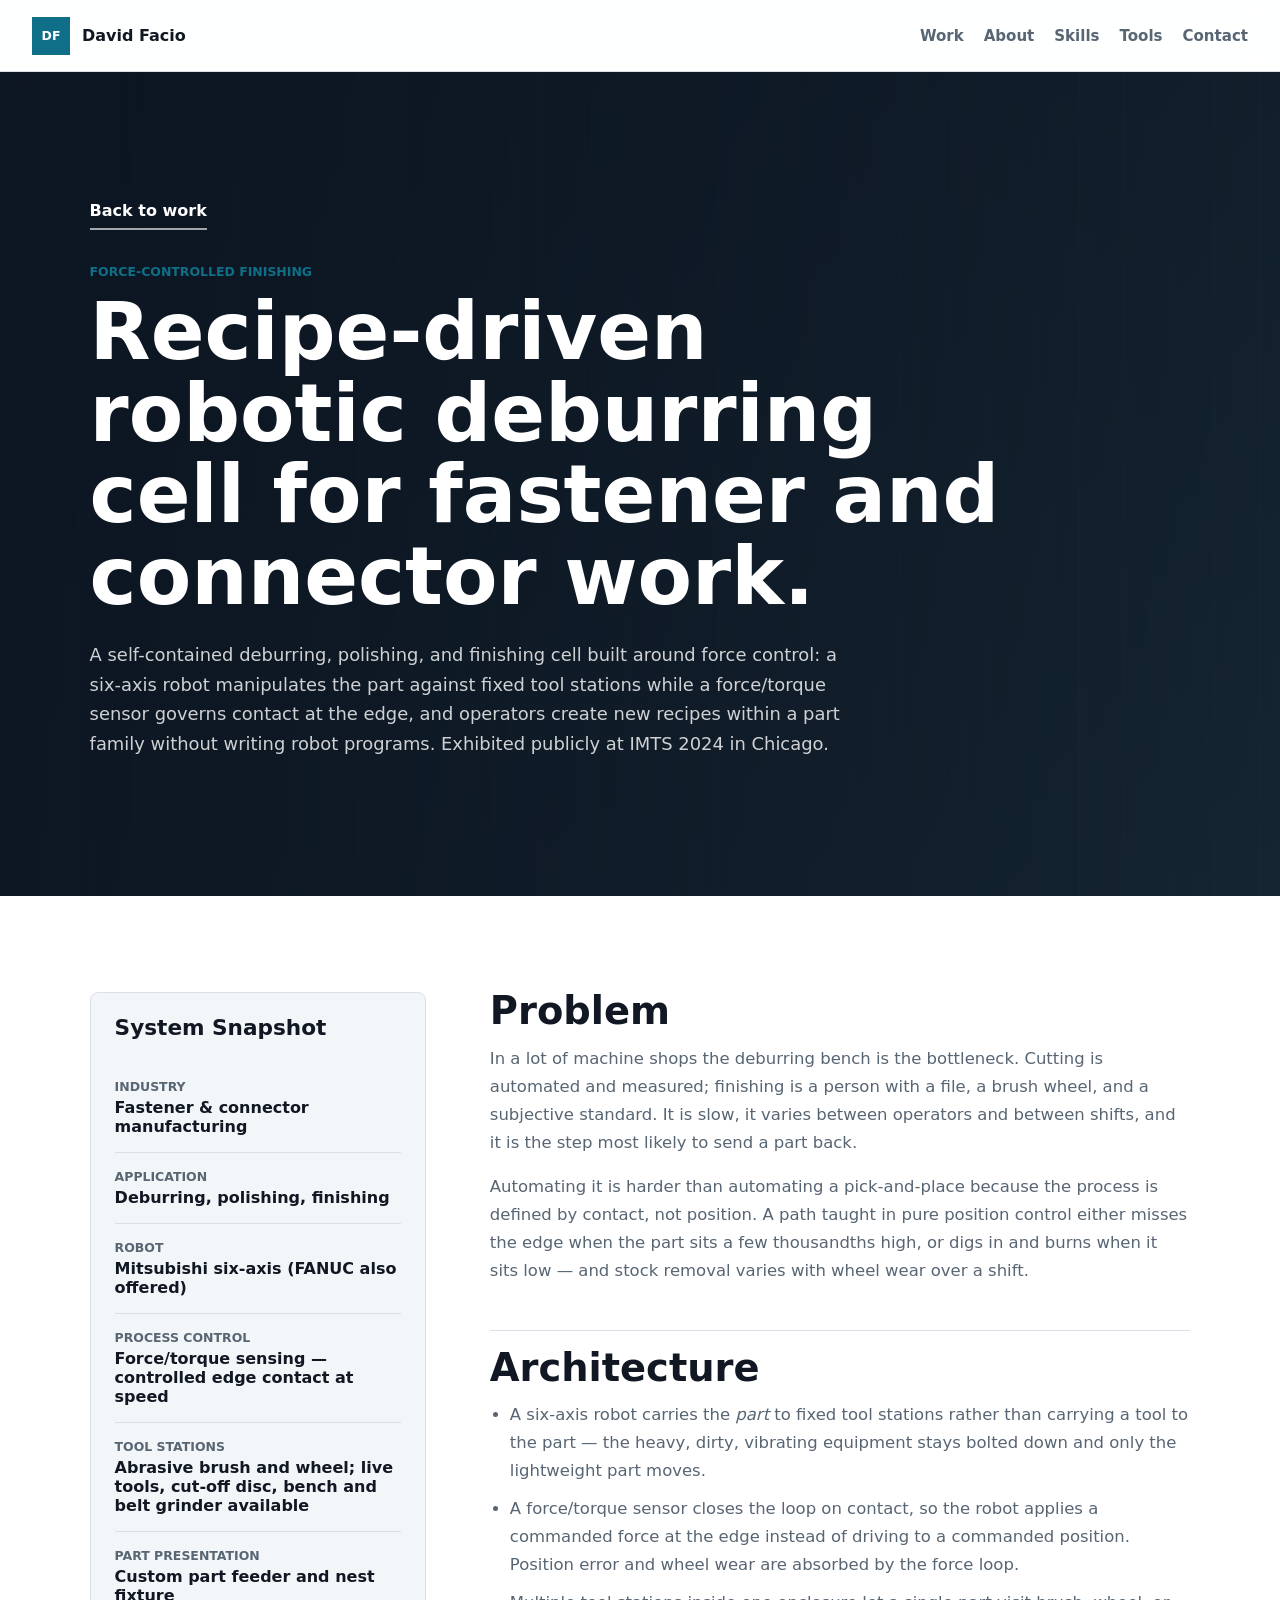
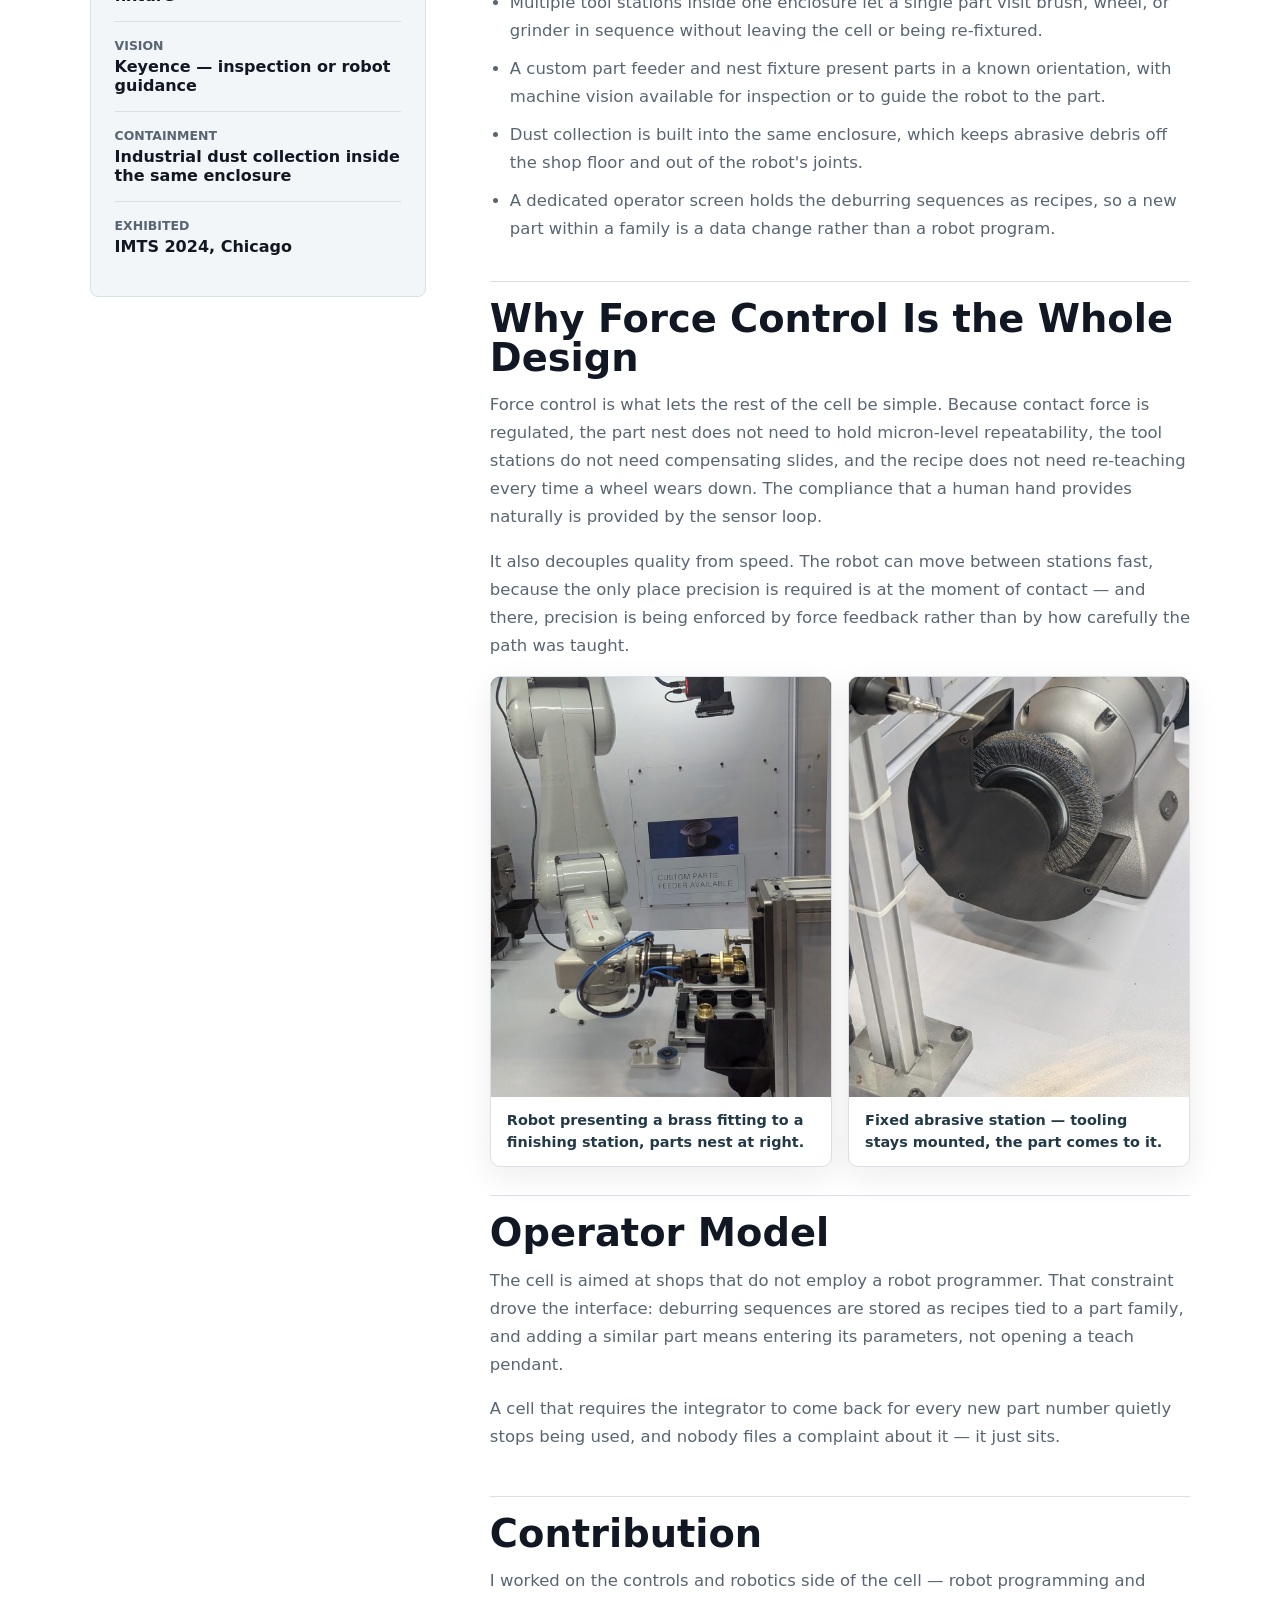
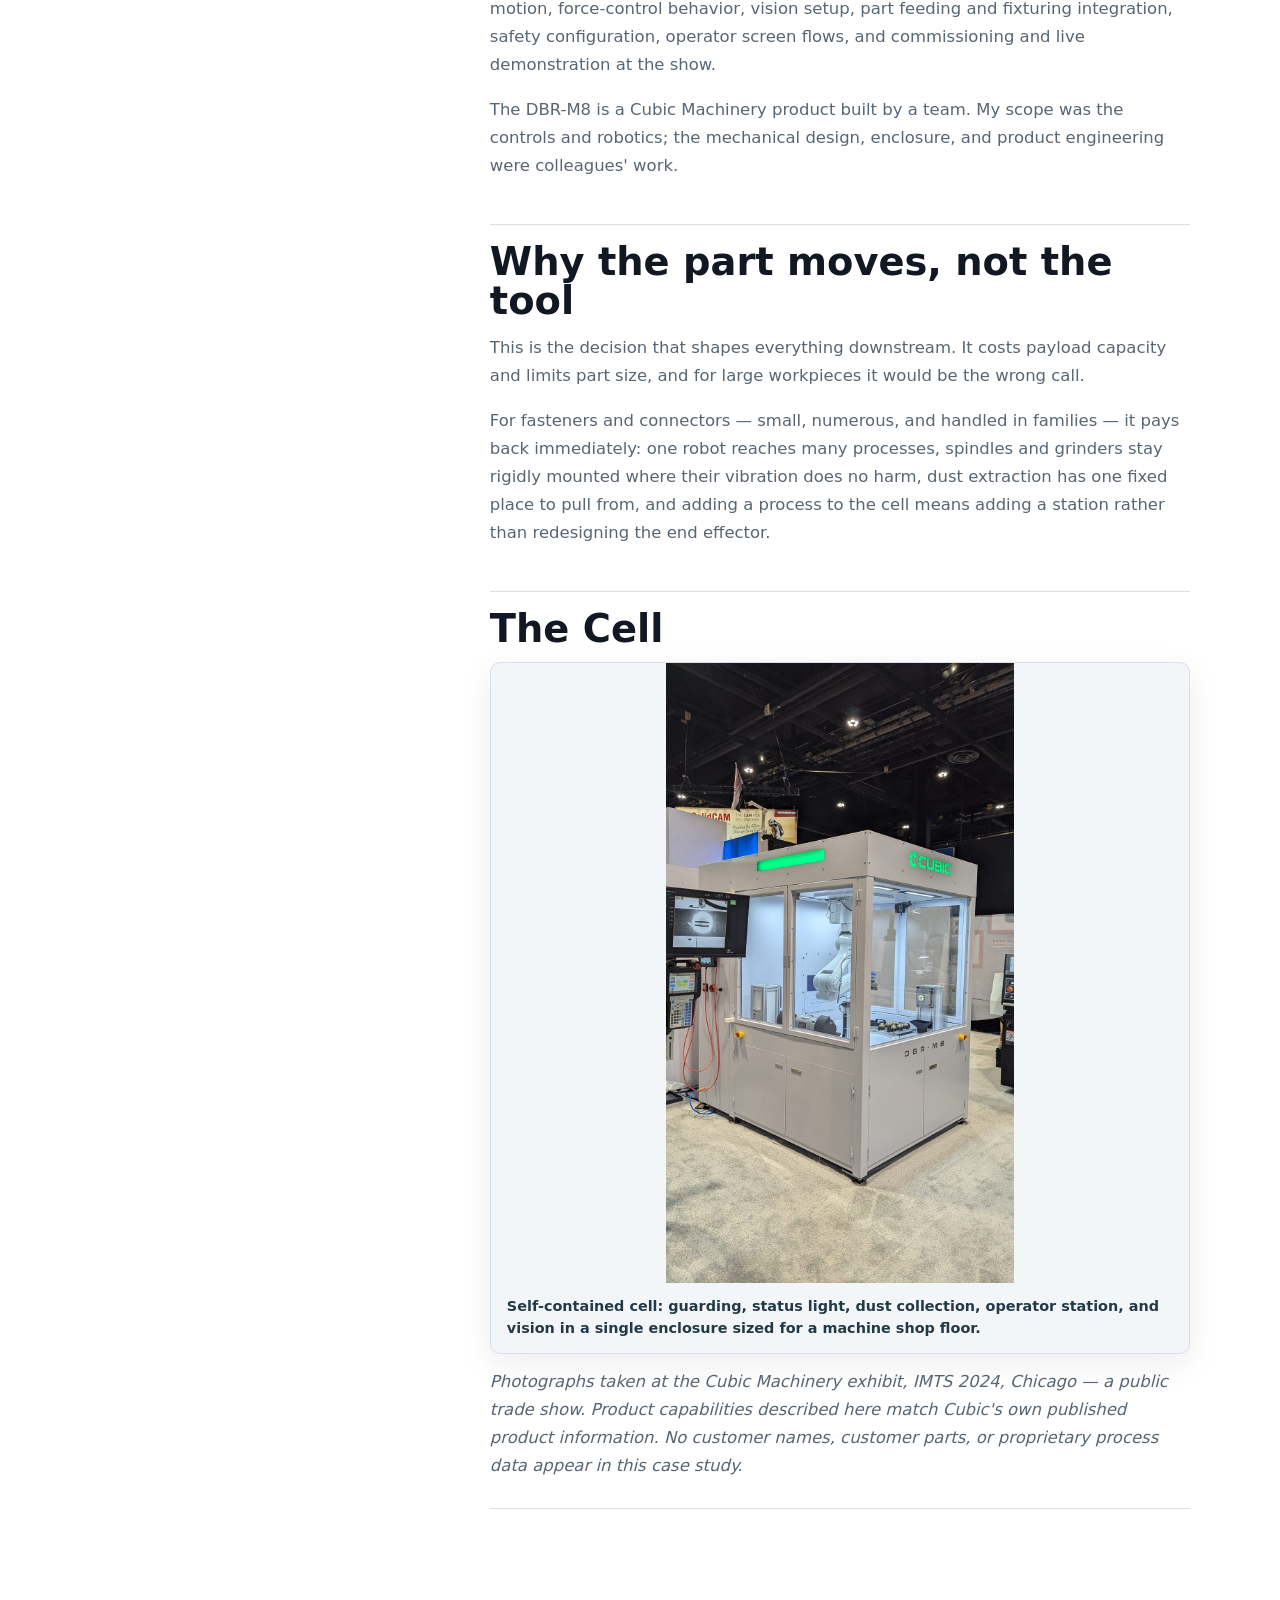
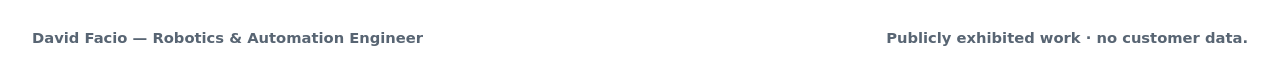
<file: case-study-dbr-m8.html>
<!doctype html>
<html lang="en">
  <head>
    <meta charset="utf-8" />
    <meta name="viewport" content="width=device-width, initial-scale=1" />
    <title>David Facio | Force-Controlled Robotic Deburring Cell Case Study</title>
    <meta property="og:type" content="article" />
    <meta property="og:title" content="Force-Controlled Robotic Deburring Cell — David Facio" />
    <meta property="og:description" content="Case study: a recipe-driven robotic deburring cell using force control, a Mitsubishi six-axis robot, machine vision, custom part feeding, and integrated dust collection. Exhibited at IMTS 2024." />
    <meta property="og:url" content="https://djfacio.github.io/case-study-dbr-m8.html" />
    <meta property="og:image" content="https://djfacio.github.io/img/card-dbr-m8.jpg" />
    <meta property="og:image:width" content="1200" />
    <meta property="og:image:height" content="889" />
    <meta property="og:image:alt" content="Fully guarded robotic deburring cell with glass panels and green status light bar at IMTS 2024" />
    <meta name="twitter:card" content="summary_large_image" />
    <link rel="canonical" href="https://djfacio.github.io/case-study-dbr-m8.html" />
    <meta
      name="description"
      content="Case study for a force-controlled robotic deburring cell: Mitsubishi six-axis robot, force/torque sensing, machine vision, custom part feeding, recipe-driven operator screens, and integrated dust collection."
    />
    <link
      rel="icon"
      href="data:image/svg+xml,%3Csvg xmlns='http://www.w3.org/2000/svg' viewBox='0 0 38 38'%3E%3Crect width='38' height='38' fill='%230f6f88'/%3E%3Ctext x='19' y='26' font-family='Inter,sans-serif' font-size='18' font-weight='700' text-anchor='middle' fill='%23ffffff'%3EDF%3C/text%3E%3C/svg%3E"
    />
    <link rel="stylesheet" href="styles.css" />
  </head>
  <body>
    <header class="site-header">
      <a class="brand" href="index.html#top" aria-label="Portfolio home">
        <span class="brand-mark">DF</span>
        <span class="brand-text">David Facio</span>
      </a>
      <nav class="site-nav" aria-label="Primary navigation">
        <a href="index.html#work">Work</a>
        <a href="index.html#about">About</a>
        <a href="index.html#skills">Skills</a>
        <a href="index.html#tools">Tools</a>
        <a href="index.html#contact">Contact</a>
      </nav>
    </header>

    <main class="case-page">
      <section class="case-hero-detail dbr-detail">
        <a class="breadcrumb" href="index.html#work">Back to work</a>
        <p class="eyebrow">Force-Controlled Finishing</p>
        <h1>Recipe-driven robotic deburring cell for fastener and connector work.</h1>
        <p>
          A self-contained deburring, polishing, and finishing cell built around force control: a six-axis
          robot manipulates the part against fixed tool stations while a force/torque sensor governs contact
          at the edge, and operators create new recipes within a part family without writing robot programs.
          Exhibited publicly at IMTS 2024 in Chicago.
        </p>
      </section>

      <section class="case-detail-grid">
        <aside class="case-facts">
          <h2>System Snapshot</h2>
          <dl>
            <div>
              <dt>Industry</dt>
              <dd>Fastener &amp; connector manufacturing</dd>
            </div>
            <div>
              <dt>Application</dt>
              <dd>Deburring, polishing, finishing</dd>
            </div>
            <div>
              <dt>Robot</dt>
              <dd>Mitsubishi six-axis (FANUC also offered)</dd>
            </div>
            <div>
              <dt>Process control</dt>
              <dd>Force/torque sensing &mdash; controlled edge contact at speed</dd>
            </div>
            <div>
              <dt>Tool stations</dt>
              <dd>Abrasive brush and wheel; live tools, cut-off disc, bench and belt grinder available</dd>
            </div>
            <div>
              <dt>Part presentation</dt>
              <dd>Custom part feeder and nest fixture</dd>
            </div>
            <div>
              <dt>Vision</dt>
              <dd>Keyence &mdash; inspection or robot guidance</dd>
            </div>
            <div>
              <dt>Containment</dt>
              <dd>Industrial dust collection inside the same enclosure</dd>
            </div>
            <div>
              <dt>Exhibited</dt>
              <dd>IMTS 2024, Chicago</dd>
            </div>
          </dl>
        </aside>

        <div class="case-sections">
          <section class="detail-section">
            <h2>Problem</h2>
            <p>
              In a lot of machine shops the deburring bench is the bottleneck. Cutting is automated and
              measured; finishing is a person with a file, a brush wheel, and a subjective standard. It is
              slow, it varies between operators and between shifts, and it is the step most likely to send a
              part back.
            </p>
            <p>
              Automating it is harder than automating a pick-and-place because the process is defined by
              contact, not position. A path taught in pure position control either misses the edge when the
              part sits a few thousandths high, or digs in and burns when it sits low &mdash; and stock
              removal varies with wheel wear over a shift.
            </p>
          </section>

          <section class="detail-section">
            <h2>Architecture</h2>
            <ul class="decision-list">
              <li>
                A six-axis robot carries the <em>part</em> to fixed tool stations rather than carrying a tool
                to the part &mdash; the heavy, dirty, vibrating equipment stays bolted down and only the
                lightweight part moves.
              </li>
              <li>
                A force/torque sensor closes the loop on contact, so the robot applies a commanded force at
                the edge instead of driving to a commanded position. Position error and wheel wear are
                absorbed by the force loop.
              </li>
              <li>
                Multiple tool stations inside one enclosure let a single part visit brush, wheel, or grinder
                in sequence without leaving the cell or being re-fixtured.
              </li>
              <li>
                A custom part feeder and nest fixture present parts in a known orientation, with machine
                vision available for inspection or to guide the robot to the part.
              </li>
              <li>
                Dust collection is built into the same enclosure, which keeps abrasive debris off the
                shop floor and out of the robot's joints.
              </li>
              <li>
                A dedicated operator screen holds the deburring sequences as recipes, so a new part within a
                family is a data change rather than a robot program.
              </li>
            </ul>
          </section>

          <section class="detail-section">
            <h2>Why Force Control Is the Whole Design</h2>
            <p>
              Force control is what lets the rest of the cell be simple. Because contact force is regulated,
              the part nest does not need to hold micron-level repeatability, the tool stations do not need
              compensating slides, and the recipe does not need re-teaching every time a wheel wears down.
              The compliance that a human hand provides naturally is provided by the sensor loop.
            </p>
            <p>
              It also decouples quality from speed. The robot can move between stations fast, because the
              only place precision is required is at the moment of contact &mdash; and there, precision is
              being enforced by force feedback rather than by how carefully the path was taught.
            </p>
            <div class="case-gallery">
              <figure class="case-figure tall">
                <img src="img/dbr-m8-interior.jpg" alt="Six-axis robot inside the deburring cell holding a brass fitting against a finishing station, with a parts nest and overhead machine-vision camera" loading="lazy" width="1000" height="1778" />
                <figcaption>Robot presenting a brass fitting to a finishing station, parts nest at right.</figcaption>
              </figure>
              <figure class="case-figure tall">
                <img src="img/dbr-m8-station.jpg" alt="Close view of an abrasive brush finishing station inside the robotic deburring cell" loading="lazy" width="1000" height="1778" />
                <figcaption>Fixed abrasive station &mdash; tooling stays mounted, the part comes to it.</figcaption>
              </figure>
            </div>
          </section>

          <section class="detail-section">
            <h2>Operator Model</h2>
            <p>
              The cell is aimed at shops that do not employ a robot programmer. That constraint drove the
              interface: deburring sequences are stored as recipes tied to a part family, and adding a
              similar part means entering its parameters, not opening a teach pendant.
            </p>
            <p>
              A cell that requires the integrator to come back for every new part number quietly stops
              being used, and nobody files a complaint about it &mdash; it just sits.
            </p>
          </section>

          <section class="detail-section">
            <h2>Contribution</h2>
            <p>
              I worked on the controls and robotics side of the cell &mdash; robot programming and motion,
              force-control behavior, vision setup, part feeding and fixturing integration, safety
              configuration, operator screen flows, and commissioning and live demonstration at the show.
            </p>
            <p>
              The DBR-M8 is a Cubic Machinery product built by a team. My scope was the controls and
              robotics; the mechanical design, enclosure, and product engineering were colleagues' work.
            </p>
          </section>

          <section class="detail-section">
            <h2>Why the part moves, not the tool</h2>
            <p>
              This is the decision that shapes everything downstream. It costs payload capacity and limits
              part size, and for large workpieces it would be the wrong call.
            </p>
            <p>
              For fasteners and connectors &mdash; small, numerous, and handled in families &mdash; it pays
              back immediately: one robot reaches many processes, spindles and grinders stay rigidly mounted
              where their vibration does no harm, dust extraction has one fixed place to pull from, and
              adding a process to the cell means adding a station rather than redesigning the end effector.
            </p>
          </section>

          <section class="detail-section">
            <h2>The Cell</h2>
            <div class="case-gallery">
              <figure class="case-figure wide">
                <img src="img/dbr-m8-cell.jpg" alt="Fully guarded robotic deburring cell with glass panels, green status light bar, external operator monitor and teach pendant" loading="lazy" width="1000" height="1778" />
                <figcaption>
                  Self-contained cell: guarding, status light, dust collection, operator station, and vision
                  in a single enclosure sized for a machine shop floor.
                </figcaption>
              </figure>
            </div>
            <p class="photo-note">
              Photographs taken at the Cubic Machinery exhibit, IMTS 2024, Chicago &mdash; a public trade
              show. Product capabilities described here match Cubic's own published product information. No
              customer names, customer parts, or proprietary process data appear in this case study.
            </p>
          </section>
        </div>
      </section>
    </main>

    <footer class="site-footer">
      <span>David Facio — Robotics &amp; Automation Engineer</span>
      <span>Publicly exhibited work · no customer data.</span>
    </footer>
  </body>
</html>
</file>
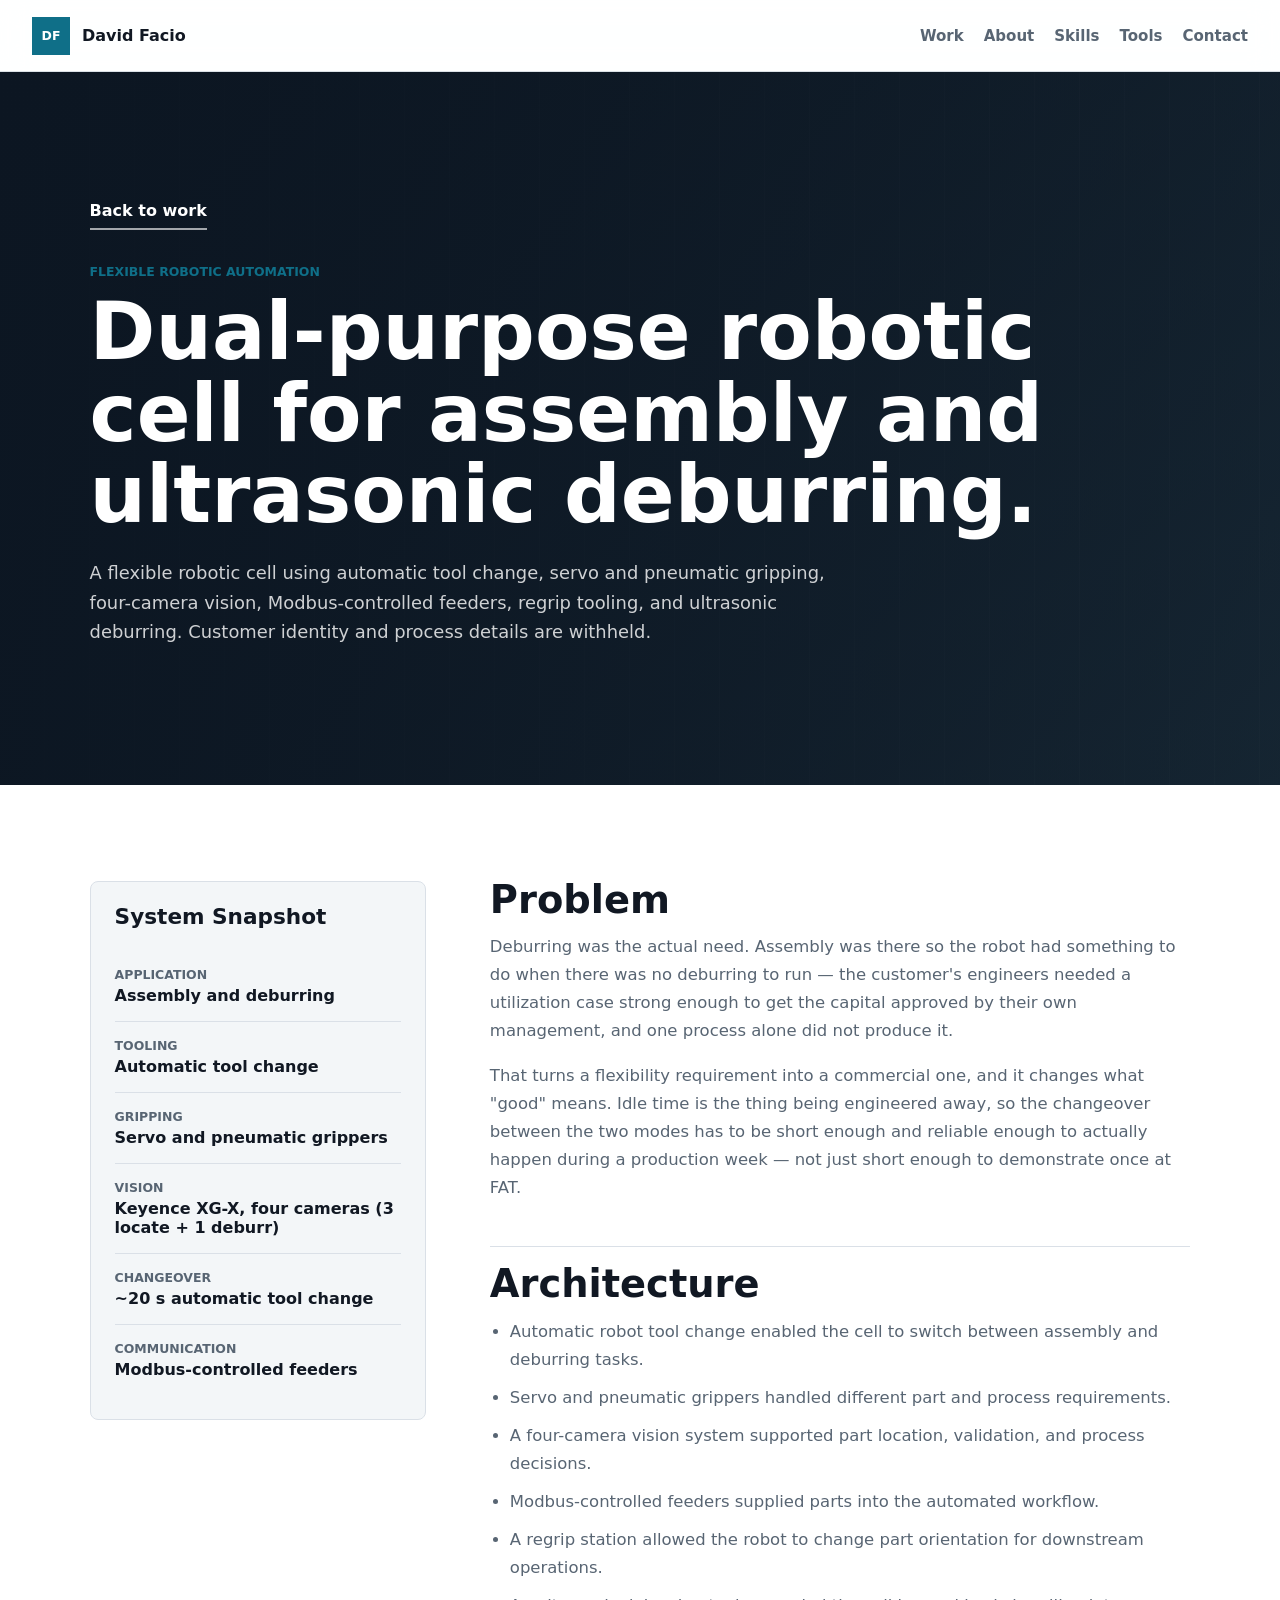
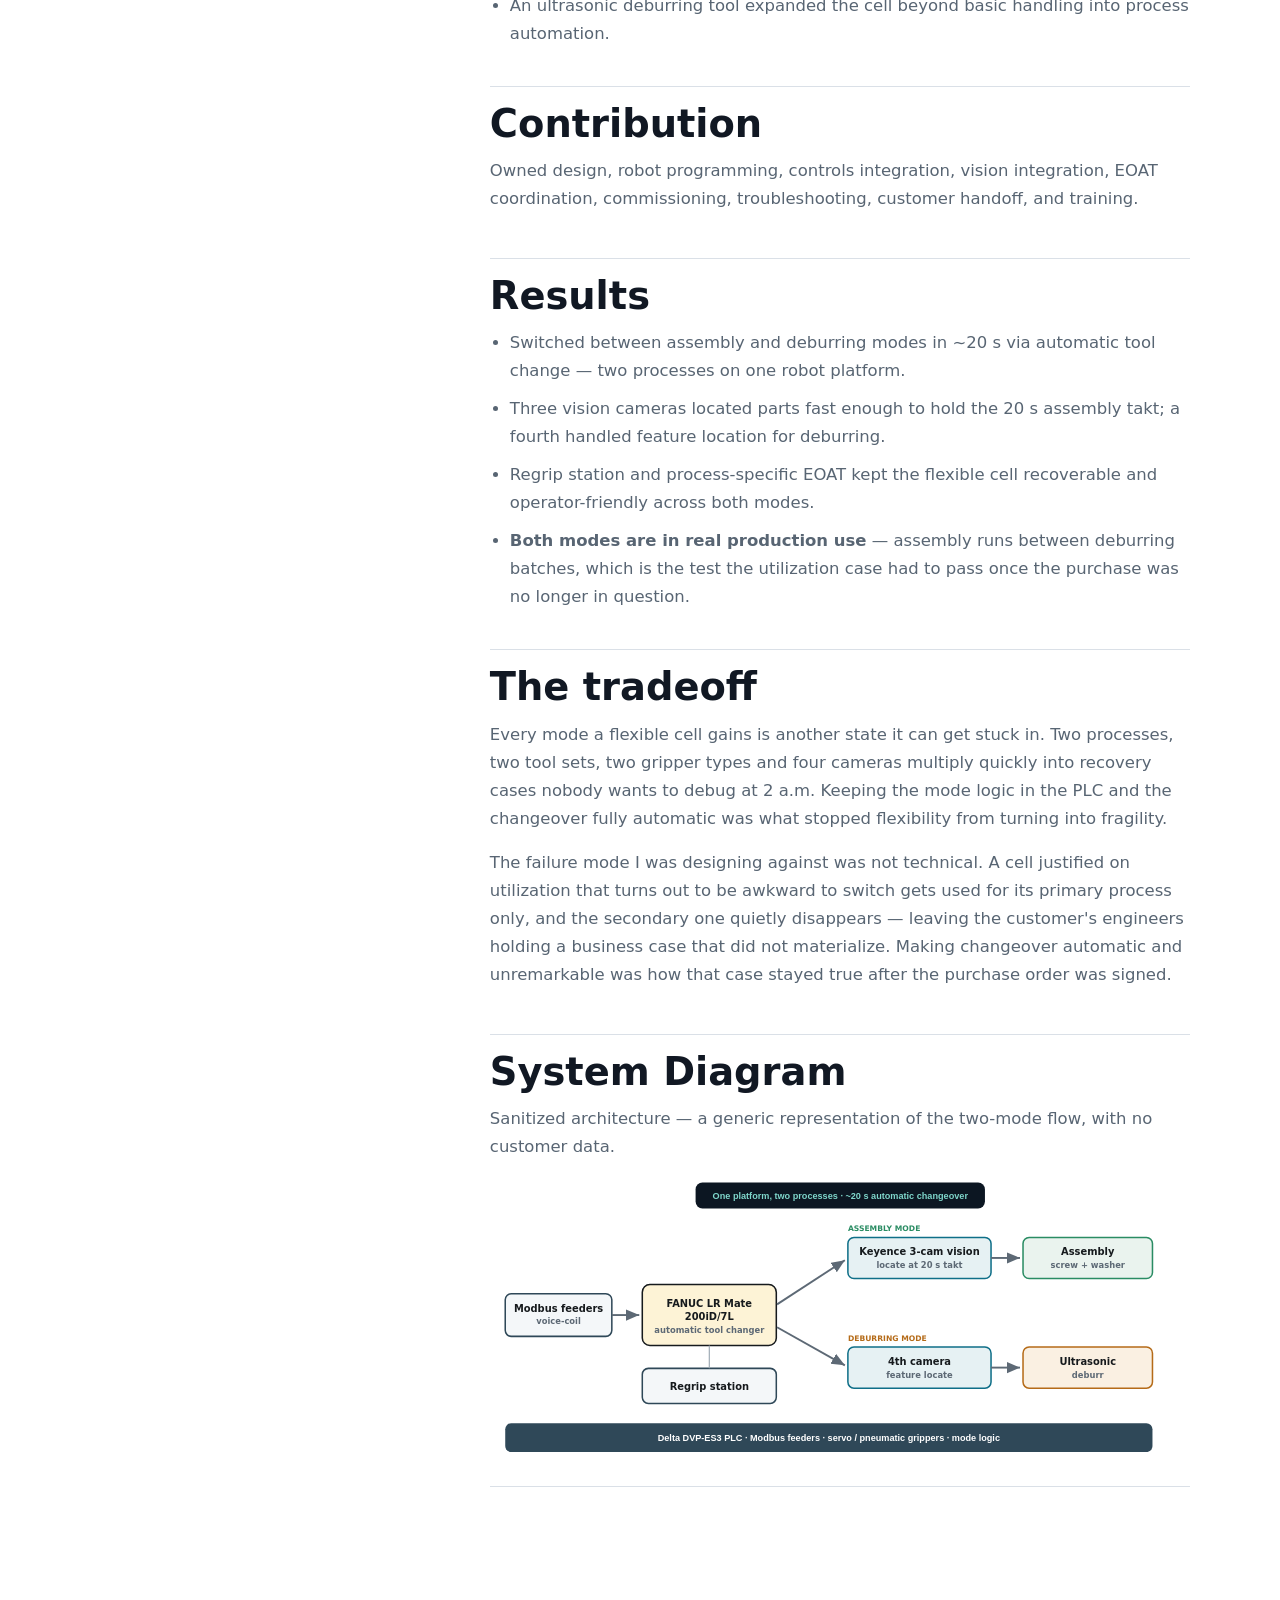
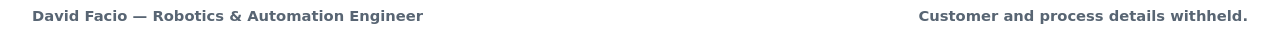
<file: case-study-dual-purpose-cell.html>
<!doctype html>
<html lang="en">
  <head>
    <meta charset="utf-8" />
    <meta name="viewport" content="width=device-width, initial-scale=1" />
    <title>David Facio | Dual-Purpose Robotic Cell Case Study</title>
    <meta property="og:type" content="article" />
    <meta property="og:title" content="Dual-Purpose Assembly & Deburring Cell — David Facio" />
    <meta property="og:description" content="NDA-safe case study: a dual-purpose FANUC aerospace cell for assembly and ultrasonic deburring with automatic tool change, four-camera Keyence vision, and Modbus feeders." />
    <meta property="og:url" content="https://djfacio.github.io/case-study-dual-purpose-cell.html" />
    <meta property="og:image" content="https://djfacio.github.io/og-image.png" />
    <meta property="og:image:width" content="1200" />
    <meta property="og:image:height" content="630" />
    <meta name="twitter:card" content="summary_large_image" />
    <link rel="canonical" href="https://djfacio.github.io/case-study-dual-purpose-cell.html" />
    <meta
      name="description"
      content="NDA-safe case study for a dual-purpose robotic cell with automatic tool change, servo and pneumatic grippers, four-camera vision, feeders, regrip, and ultrasonic deburring."
    />
    <link
      rel="icon"
      href="data:image/svg+xml,%3Csvg xmlns='http://www.w3.org/2000/svg' viewBox='0 0 38 38'%3E%3Crect width='38' height='38' fill='%230f6f88'/%3E%3Ctext x='19' y='26' font-family='Inter,sans-serif' font-size='18' font-weight='700' text-anchor='middle' fill='%23ffffff'%3EDF%3C/text%3E%3C/svg%3E"
    />
    <link rel="stylesheet" href="styles.css" />
  </head>
  <body>
    <header class="site-header">
      <a class="brand" href="index.html#top" aria-label="Portfolio home">
        <span class="brand-mark">DF</span>
        <span class="brand-text">David Facio</span>
      </a>
      <nav class="site-nav" aria-label="Primary navigation">
        <a href="index.html#work">Work</a>
        <a href="index.html#about">About</a>
        <a href="index.html#skills">Skills</a>
        <a href="index.html#tools">Tools</a>
        <a href="index.html#contact">Contact</a>
      </nav>
    </header>

    <main class="case-page">
      <section class="case-hero-detail dual-detail">
        <a class="breadcrumb" href="index.html#work">Back to work</a>
        <p class="eyebrow">Flexible Robotic Automation</p>
        <h1>Dual-purpose robotic cell for assembly and ultrasonic deburring.</h1>
        <p>
          A flexible robotic cell using automatic tool change, servo and pneumatic gripping, four-camera
          vision, Modbus-controlled feeders, regrip tooling, and ultrasonic deburring. Customer identity and
          process details are withheld.
        </p>
      </section>

      <section class="case-detail-grid">
        <aside class="case-facts">
          <h2>System Snapshot</h2>
          <dl>
            <div>
              <dt>Application</dt>
              <dd>Assembly and deburring</dd>
            </div>
            <div>
              <dt>Tooling</dt>
              <dd>Automatic tool change</dd>
            </div>
            <div>
              <dt>Gripping</dt>
              <dd>Servo and pneumatic grippers</dd>
            </div>
            <div>
              <dt>Vision</dt>
              <dd>Keyence XG-X, four cameras (3 locate + 1 deburr)</dd>
            </div>
            <div>
              <dt>Changeover</dt>
              <dd>~20 s automatic tool change</dd>
            </div>
            <div>
              <dt>Communication</dt>
              <dd>Modbus-controlled feeders</dd>
            </div>
          </dl>
        </aside>

        <div class="case-sections">
          <section class="detail-section">
            <h2>Problem</h2>
            <p>
              Deburring was the actual need. Assembly was there so the robot had something to do when there
              was no deburring to run &mdash; the customer's engineers needed a utilization case strong
              enough to get the capital approved by their own management, and one process alone did not
              produce it.
            </p>
            <p>
              That turns a flexibility requirement into a commercial one, and it changes what "good" means.
              Idle time is the thing being engineered away, so the changeover between the two modes has to be
              short enough and reliable enough to actually happen during a production week &mdash; not just
              short enough to demonstrate once at FAT.
            </p>
          </section>

          <section class="detail-section">
            <h2>Architecture</h2>
            <ul class="decision-list">
              <li>Automatic robot tool change enabled the cell to switch between assembly and deburring tasks.</li>
              <li>Servo and pneumatic grippers handled different part and process requirements.</li>
              <li>A four-camera vision system supported part location, validation, and process decisions.</li>
              <li>Modbus-controlled feeders supplied parts into the automated workflow.</li>
              <li>A regrip station allowed the robot to change part orientation for downstream operations.</li>
              <li>An ultrasonic deburring tool expanded the cell beyond basic handling into process automation.</li>
            </ul>
          </section>

          <section class="detail-section">
            <h2>Contribution</h2>
            <p>
              Owned design, robot programming, controls integration, vision integration, EOAT coordination,
              commissioning, troubleshooting, customer handoff, and training.
            </p>
          </section>

          <section class="detail-section">
            <h2>Results</h2>
            <ul class="decision-list">
              <li>Switched between assembly and deburring modes in ~20 s via automatic tool change &mdash; two processes on one robot platform.</li>
              <li>Three vision cameras located parts fast enough to hold the 20 s assembly takt; a fourth handled feature location for deburring.</li>
              <li>Regrip station and process-specific EOAT kept the flexible cell recoverable and operator-friendly across both modes.</li>
              <li><strong>Both modes are in real production use</strong> &mdash; assembly runs between deburring batches, which is the test the utilization case had to pass once the purchase was no longer in question.</li>
            </ul>
          </section>

          <section class="detail-section">
            <h2>The tradeoff</h2>
            <p>
              Every mode a flexible cell gains is another state it can get stuck in. Two processes, two tool
              sets, two gripper types and four cameras multiply quickly into recovery cases nobody wants to
              debug at 2 a.m. Keeping the mode logic in the PLC and the changeover fully automatic was what
              stopped flexibility from turning into fragility.
            </p>
            <p>
              The failure mode I was designing against was not technical. A cell justified on utilization
              that turns out to be awkward to switch gets used for its primary process only, and the
              secondary one quietly disappears &mdash; leaving the customer's engineers holding a business
              case that did not materialize. Making changeover automatic and unremarkable was how that
              case stayed true after the purchase order was signed.
            </p>
          </section>

          <section class="detail-section">
            <h2>System Diagram</h2>
            <p>Sanitized architecture — a generic representation of the two-mode flow, with no customer data.</p>
            <div class="case-diagram">
              <svg viewBox="0 0 920 360" xmlns="http://www.w3.org/2000/svg" role="img" aria-label="Architecture diagram: Modbus feeders supply a single FANUC LR Mate 200iD/7L robot with an automatic tool changer. In assembly mode, three Keyence cameras locate parts at the 20-second takt feeding an assembly station; in deburring mode, a fourth camera locates features feeding an ultrasonic deburring tool. A regrip station supports both. A Delta PLC coordinates feeders, grippers, and mode logic, with about 20-second automatic changeover between modes.">
                <defs>
                  <marker id="arw2" markerWidth="9" markerHeight="9" refX="7" refY="3" orient="auto"><path d="M0,0 L7,3 L0,6 Z" fill="#5d6975" /></marker>
                </defs>
                <style>
                  .m1{font:700 13px Inter,system-ui,sans-serif;fill:#161a1d}
                  .m2{font:600 11px Inter,system-ui,sans-serif;fill:#5d6975}
                  .mode{font:800 10px Inter,system-ui,sans-serif}
                  .f2{stroke:#5d6975;stroke-width:2.5;fill:none;marker-end:url(#arw2)}
                </style>
                <!-- badge -->
                <rect x="270" y="6" width="380" height="34" rx="9" fill="#0c1622" />
                <text x="460" y="28" text-anchor="middle" style="font:700 12px Inter,sans-serif" fill="#7fd6cb">One platform, two processes &#183; ~20 s automatic changeover</text>
                <!-- mode labels -->
                <text x="470" y="70" class="mode" fill="#2a8c63">ASSEMBLY MODE</text>
                <text x="470" y="214" class="mode" fill="#b56b18">DEBURRING MODE</text>
                <!-- feeders -->
                <rect x="20" y="152" width="140" height="56" rx="8" fill="#f4f7f9" stroke="#2f4858" stroke-width="2" />
                <text x="90" y="176" text-anchor="middle" class="m1">Modbus feeders</text>
                <text x="90" y="192" text-anchor="middle" class="m2">voice-coil</text>
                <!-- robot -->
                <rect x="200" y="140" width="176" height="80" rx="10" fill="#fdf3d6" stroke="#161a1d" stroke-width="2" />
                <text x="288" y="170" text-anchor="middle" class="m1">FANUC LR Mate</text>
                <text x="288" y="186" text-anchor="middle" class="m1">200iD/7L</text>
                <text x="288" y="204" text-anchor="middle" class="m2">automatic tool changer</text>
                <!-- assembly branch -->
                <rect x="470" y="78" width="188" height="54" rx="8" fill="#e6f1f3" stroke="#0f6f88" stroke-width="2" />
                <text x="564" y="101" text-anchor="middle" class="m1">Keyence 3-cam vision</text>
                <text x="564" y="118" text-anchor="middle" class="m2">locate at 20 s takt</text>
                <rect x="700" y="78" width="170" height="54" rx="8" fill="#eaf3ee" stroke="#2a8c63" stroke-width="2" />
                <text x="785" y="101" text-anchor="middle" class="m1">Assembly</text>
                <text x="785" y="118" text-anchor="middle" class="m2">screw + washer</text>
                <!-- deburr branch -->
                <rect x="470" y="222" width="188" height="54" rx="8" fill="#e6f1f3" stroke="#0f6f88" stroke-width="2" />
                <text x="564" y="245" text-anchor="middle" class="m1">4th camera</text>
                <text x="564" y="262" text-anchor="middle" class="m2">feature locate</text>
                <rect x="700" y="222" width="170" height="54" rx="8" fill="#faf0e2" stroke="#b56b18" stroke-width="2" />
                <text x="785" y="245" text-anchor="middle" class="m1">Ultrasonic</text>
                <text x="785" y="262" text-anchor="middle" class="m2">deburr</text>
                <!-- regrip -->
                <rect x="200" y="250" width="176" height="46" rx="8" fill="#f4f7f9" stroke="#2f4858" stroke-width="2" />
                <text x="288" y="278" text-anchor="middle" class="m1">Regrip station</text>
                <!-- flows -->
                <path class="f2" d="M160,180 L196,180" />
                <path class="f2" d="M377,166 L466,108" />
                <path class="f2" d="M377,196 L466,246" />
                <path class="f2" d="M658,105 L696,105" />
                <path class="f2" d="M658,249 L696,249" />
                <line x1="288" y1="220" x2="288" y2="250" stroke="#9aa7b1" stroke-width="1.5" />
                <!-- PLC bar -->
                <rect x="20" y="322" width="850" height="38" rx="8" fill="#2f4858" />
                <text x="445" y="346" text-anchor="middle" style="font:700 12px Inter,sans-serif" fill="#ffffff">Delta DVP-ES3 PLC &#183; Modbus feeders &#183; servo / pneumatic grippers &#183; mode logic</text>
              </svg>
            </div>
          </section>
        </div>
      </section>
    </main>

    <footer class="site-footer">
      <span>David Facio — Robotics & Automation Engineer</span>
      <span>Customer and process details withheld.</span>
    </footer>
  </body>
</html>
</file>
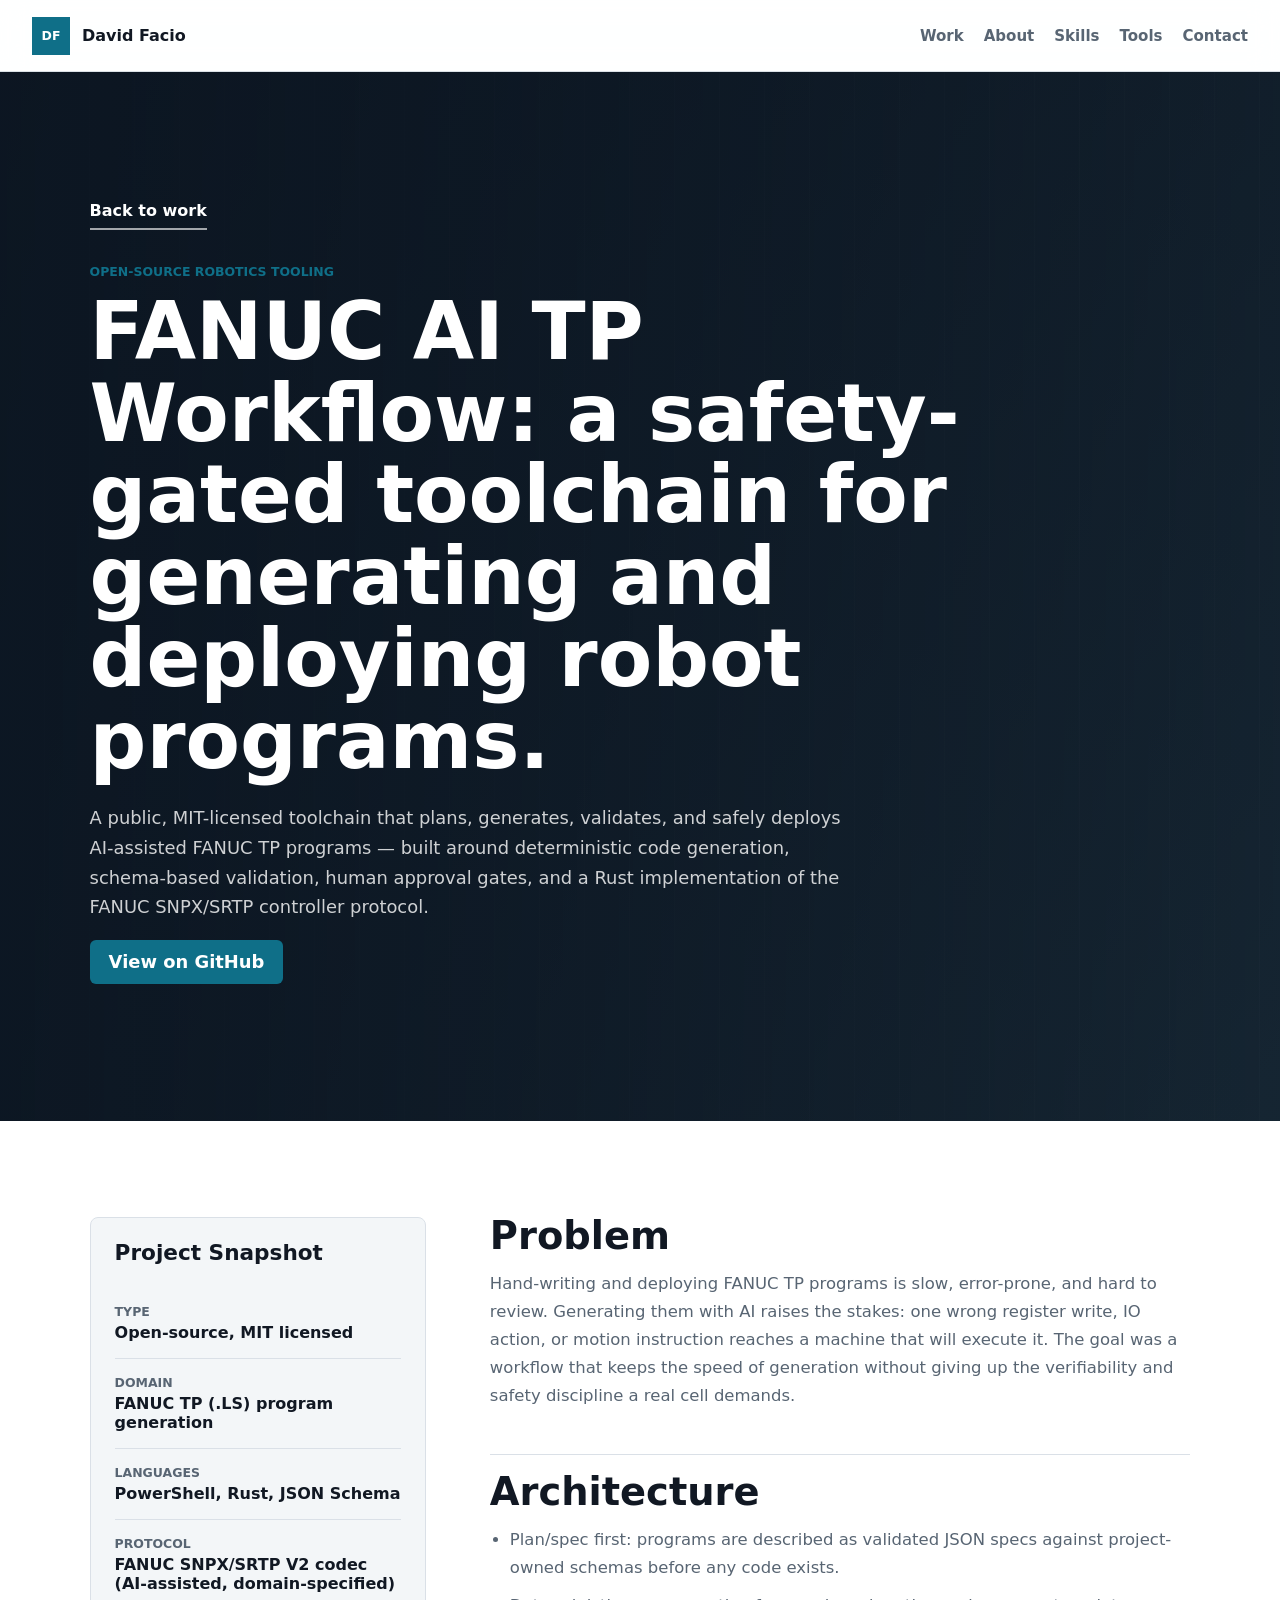
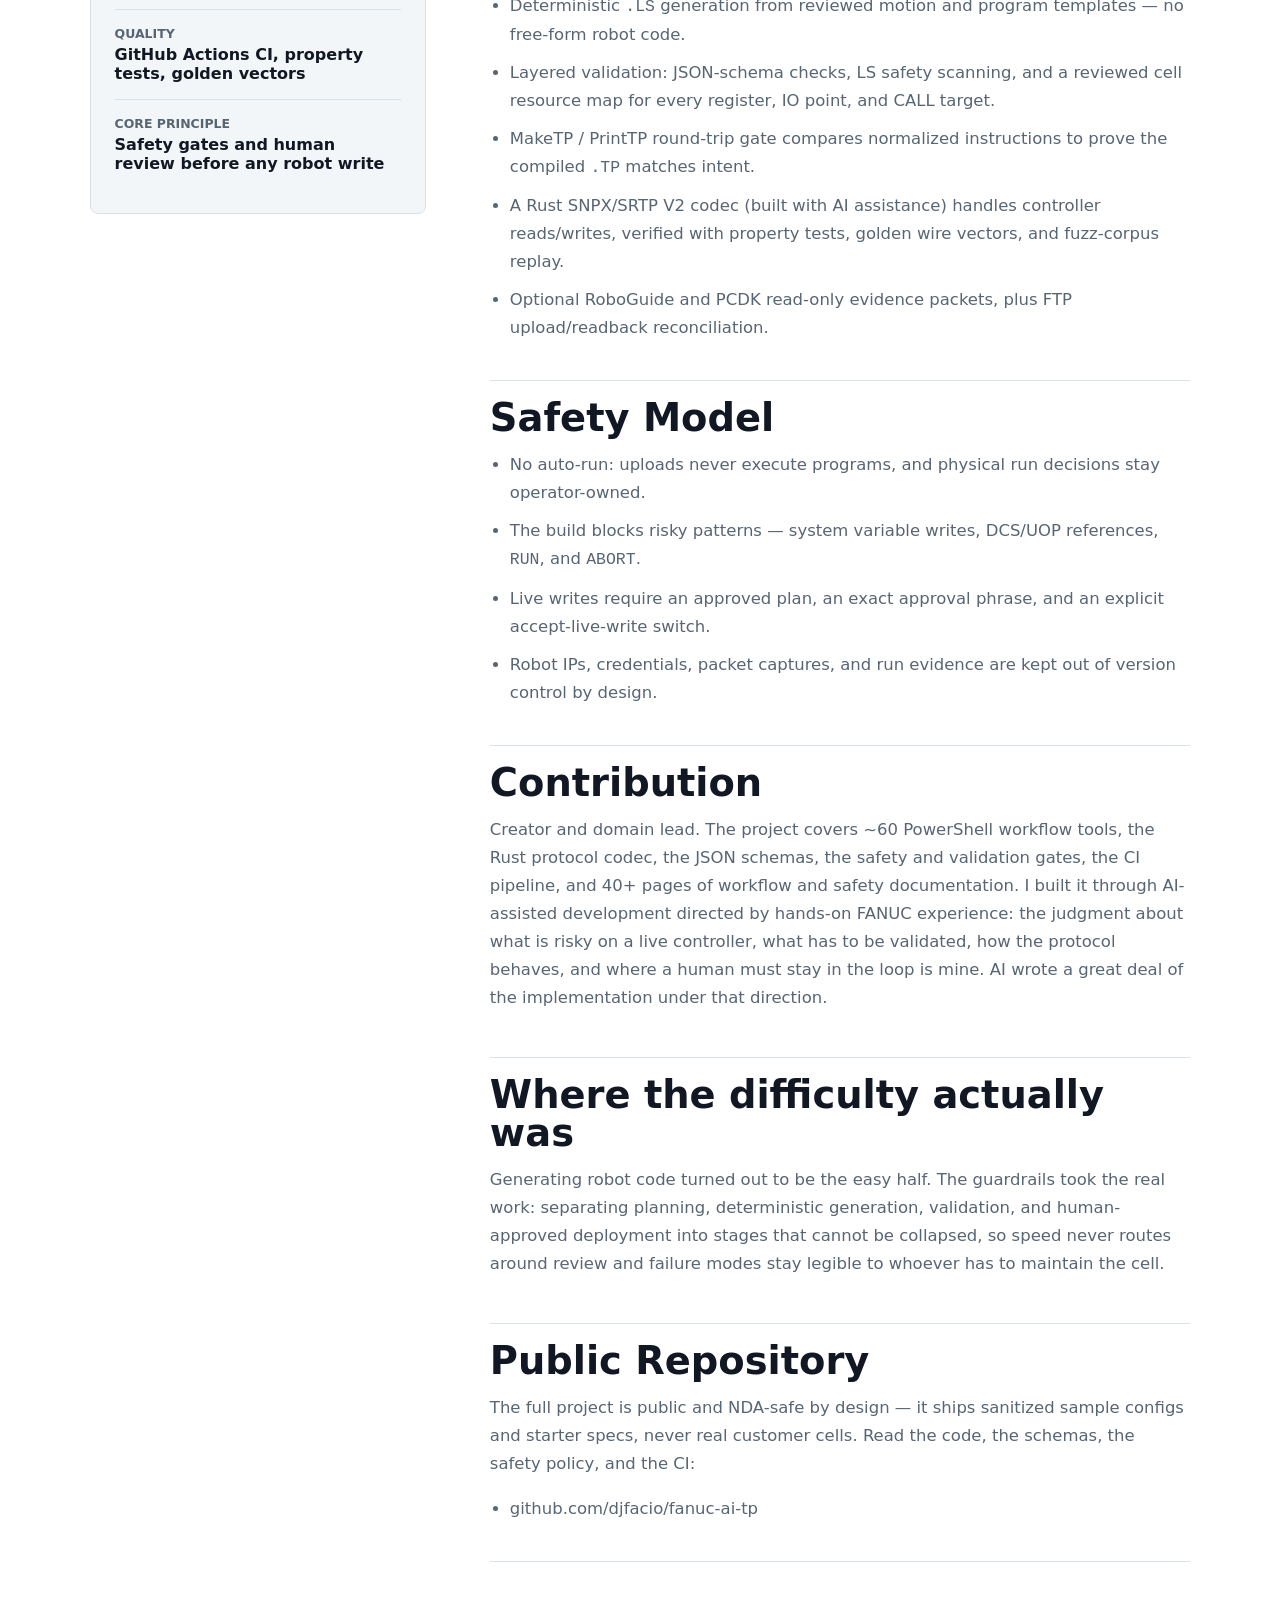
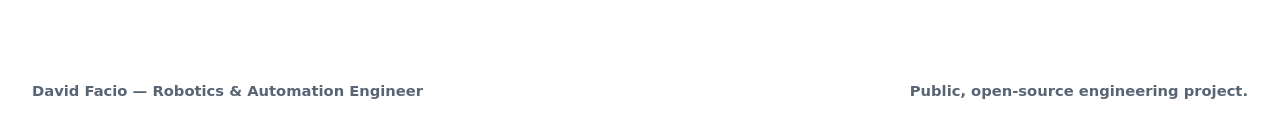
<file: case-study-fanuc-ai-tp.html>
<!doctype html>
<html lang="en">
  <head>
    <meta charset="utf-8" />
    <meta name="viewport" content="width=device-width, initial-scale=1" />
    <title>David Facio | FANUC AI TP Workflow Case Study</title>
    <meta property="og:type" content="article" />
    <meta property="og:title" content="FANUC AI TP Workflow (open source) — David Facio" />
    <meta property="og:description" content="Open-source, safety-gated toolchain that plans, generates, validates, and deploys FANUC TP programs — AI-assisted development directed by hands-on FANUC expertise." />
    <meta property="og:url" content="https://djfacio.github.io/case-study-fanuc-ai-tp.html" />
    <meta property="og:image" content="https://djfacio.github.io/og-image.png" />
    <meta property="og:image:width" content="1200" />
    <meta property="og:image:height" content="630" />
    <meta name="twitter:card" content="summary_large_image" />
    <link rel="canonical" href="https://djfacio.github.io/case-study-fanuc-ai-tp.html" />
    <meta
      name="description"
      content="Public, open-source toolchain for planning, generating, validating, and safely deploying AI-assisted FANUC TP programs, with a Rust SNPX/SRTP codec, JSON-schema validation, safety gates, and CI."
    />
    <link
      rel="icon"
      href="data:image/svg+xml,%3Csvg xmlns='http://www.w3.org/2000/svg' viewBox='0 0 38 38'%3E%3Crect width='38' height='38' fill='%230f6f88'/%3E%3Ctext x='19' y='26' font-family='Inter,sans-serif' font-size='18' font-weight='700' text-anchor='middle' fill='%23ffffff'%3EDF%3C/text%3E%3C/svg%3E"
    />
    <link rel="stylesheet" href="styles.css" />
  </head>
  <body>
    <header class="site-header">
      <a class="brand" href="index.html#top" aria-label="Portfolio home">
        <span class="brand-mark">DF</span>
        <span class="brand-text">David Facio</span>
      </a>
      <nav class="site-nav" aria-label="Primary navigation">
        <a href="index.html#work">Work</a>
        <a href="index.html#about">About</a>
        <a href="index.html#skills">Skills</a>
        <a href="index.html#tools">Tools</a>
        <a href="index.html#contact">Contact</a>
      </nav>
    </header>

    <main class="case-page">
      <section class="case-hero-detail fanuc-detail">
        <a class="breadcrumb" href="index.html#work">Back to work</a>
        <p class="eyebrow">Open-Source Robotics Tooling</p>
        <h1>FANUC AI TP Workflow: a safety-gated toolchain for generating and deploying robot programs.</h1>
        <p>
          A public, MIT-licensed toolchain that plans, generates, validates, and safely deploys
          AI-assisted FANUC TP programs &mdash; built around deterministic code generation, schema-based
          validation, human approval gates, and a Rust implementation of the FANUC SNPX/SRTP
          controller protocol.
        </p>
        <p>
          <a class="button primary" href="https://github.com/djfacio/fanuc-ai-tp" target="_blank" rel="noreferrer">View on GitHub</a>
        </p>
      </section>

      <section class="case-detail-grid">
        <aside class="case-facts">
          <h2>Project Snapshot</h2>
          <dl>
            <div>
              <dt>Type</dt>
              <dd>Open-source, MIT licensed</dd>
            </div>
            <div>
              <dt>Domain</dt>
              <dd>FANUC TP (.LS) program generation</dd>
            </div>
            <div>
              <dt>Languages</dt>
              <dd>PowerShell, Rust, JSON Schema</dd>
            </div>
            <div>
              <dt>Protocol</dt>
              <dd>FANUC SNPX/SRTP V2 codec (AI-assisted, domain-specified)</dd>
            </div>
            <div>
              <dt>Quality</dt>
              <dd>GitHub Actions CI, property tests, golden vectors</dd>
            </div>
            <div>
              <dt>Core principle</dt>
              <dd>Safety gates and human review before any robot write</dd>
            </div>
          </dl>
        </aside>

        <div class="case-sections">
          <section class="detail-section">
            <h2>Problem</h2>
            <p>
              Hand-writing and deploying FANUC TP programs is slow, error-prone, and hard to review.
              Generating them with AI raises the stakes: one wrong register write, IO action, or motion
              instruction reaches a machine that will execute it. The goal was a workflow that keeps the
              speed of generation without giving up the verifiability and safety discipline a real cell
              demands.
            </p>
          </section>

          <section class="detail-section">
            <h2>Architecture</h2>
            <ul class="decision-list">
              <li>Plan/spec first: programs are described as validated JSON specs against project-owned schemas before any code exists.</li>
              <li>Deterministic <code>.LS</code> generation from reviewed motion and program templates &mdash; no free-form robot code.</li>
              <li>Layered validation: JSON-schema checks, LS safety scanning, and a reviewed cell resource map for every register, IO point, and CALL target.</li>
              <li>MakeTP / PrintTP round-trip gate compares normalized instructions to prove the compiled <code>.TP</code> matches intent.</li>
              <li>A Rust SNPX/SRTP V2 codec (built with AI assistance) handles controller reads/writes, verified with property tests, golden wire vectors, and fuzz-corpus replay.</li>
              <li>Optional RoboGuide and PCDK read-only evidence packets, plus FTP upload/readback reconciliation.</li>
            </ul>
          </section>

          <section class="detail-section">
            <h2>Safety Model</h2>
            <ul class="decision-list">
              <li>No auto-run: uploads never execute programs, and physical run decisions stay operator-owned.</li>
              <li>The build blocks risky patterns &mdash; system variable writes, DCS/UOP references, <code>RUN</code>, and <code>ABORT</code>.</li>
              <li>Live writes require an approved plan, an exact approval phrase, and an explicit accept-live-write switch.</li>
              <li>Robot IPs, credentials, packet captures, and run evidence are kept out of version control by design.</li>
            </ul>
          </section>

          <section class="detail-section">
            <h2>Contribution</h2>
            <p>
              Creator and domain lead. The project covers ~60 PowerShell workflow tools, the Rust protocol
              codec, the JSON schemas, the safety and validation gates, the CI pipeline, and 40+ pages of
              workflow and safety documentation. I built it through AI-assisted development directed by
              hands-on FANUC experience: the judgment about what is risky on a live controller, what has to
              be validated, how the protocol behaves, and where a human must stay in the loop is mine. AI
              wrote a great deal of the implementation under that direction.
            </p>
          </section>

          <section class="detail-section">
            <h2>Where the difficulty actually was</h2>
            <p>
              Generating robot code turned out to be the easy half. The guardrails took the real work:
              separating planning, deterministic generation, validation, and human-approved deployment into
              stages that cannot be collapsed, so speed never routes around review and failure modes stay
              legible to whoever has to maintain the cell.
            </p>
          </section>

          <section class="detail-section">
            <h2>Public Repository</h2>
            <p>
              The full project is public and NDA-safe by design &mdash; it ships sanitized sample configs and
              starter specs, never real customer cells. Read the code, the schemas, the safety policy, and the CI:
            </p>
            <ul class="evidence-list">
              <li><a href="https://github.com/djfacio/fanuc-ai-tp" target="_blank" rel="noreferrer">github.com/djfacio/fanuc-ai-tp</a></li>
            </ul>
          </section>
        </div>
      </section>
    </main>

    <footer class="site-footer">
      <span>David Facio — Robotics &amp; Automation Engineer</span>
      <span>Public, open-source engineering project.</span>
    </footer>
  </body>
</html>
</file>
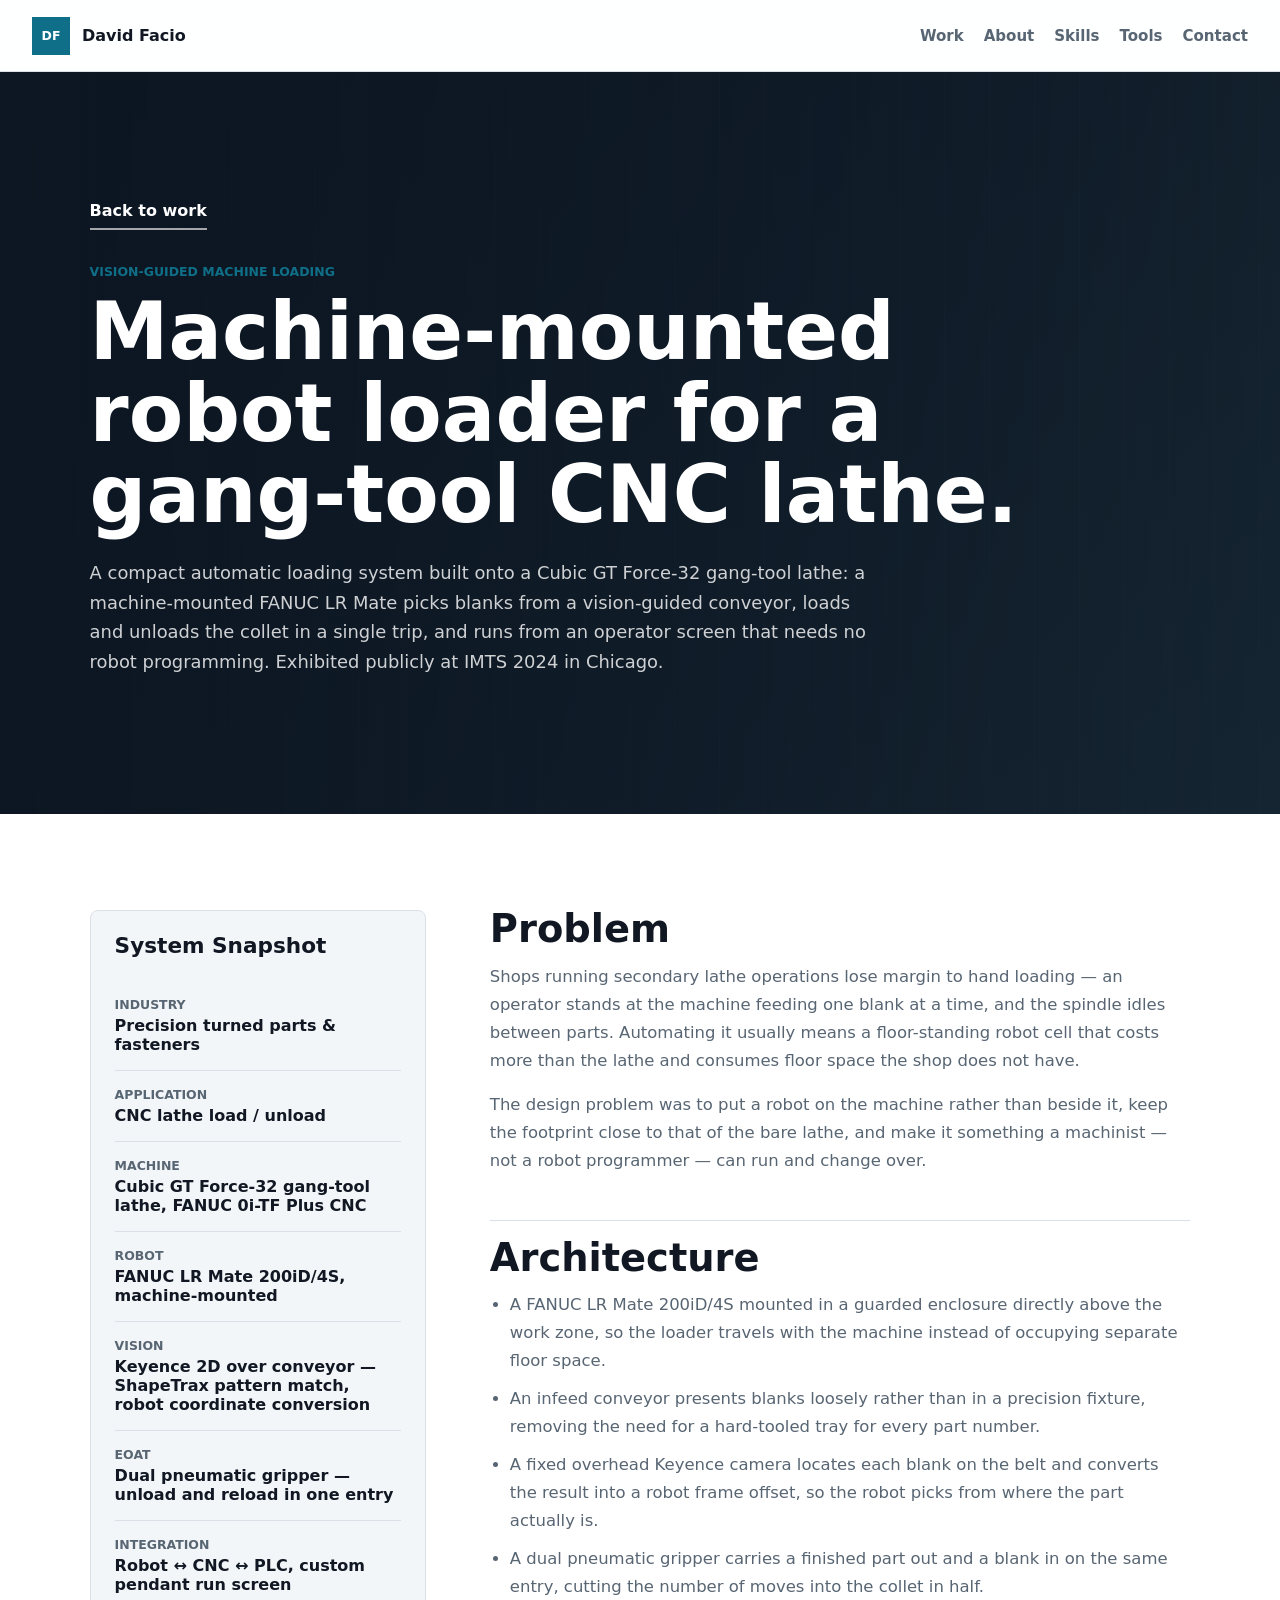
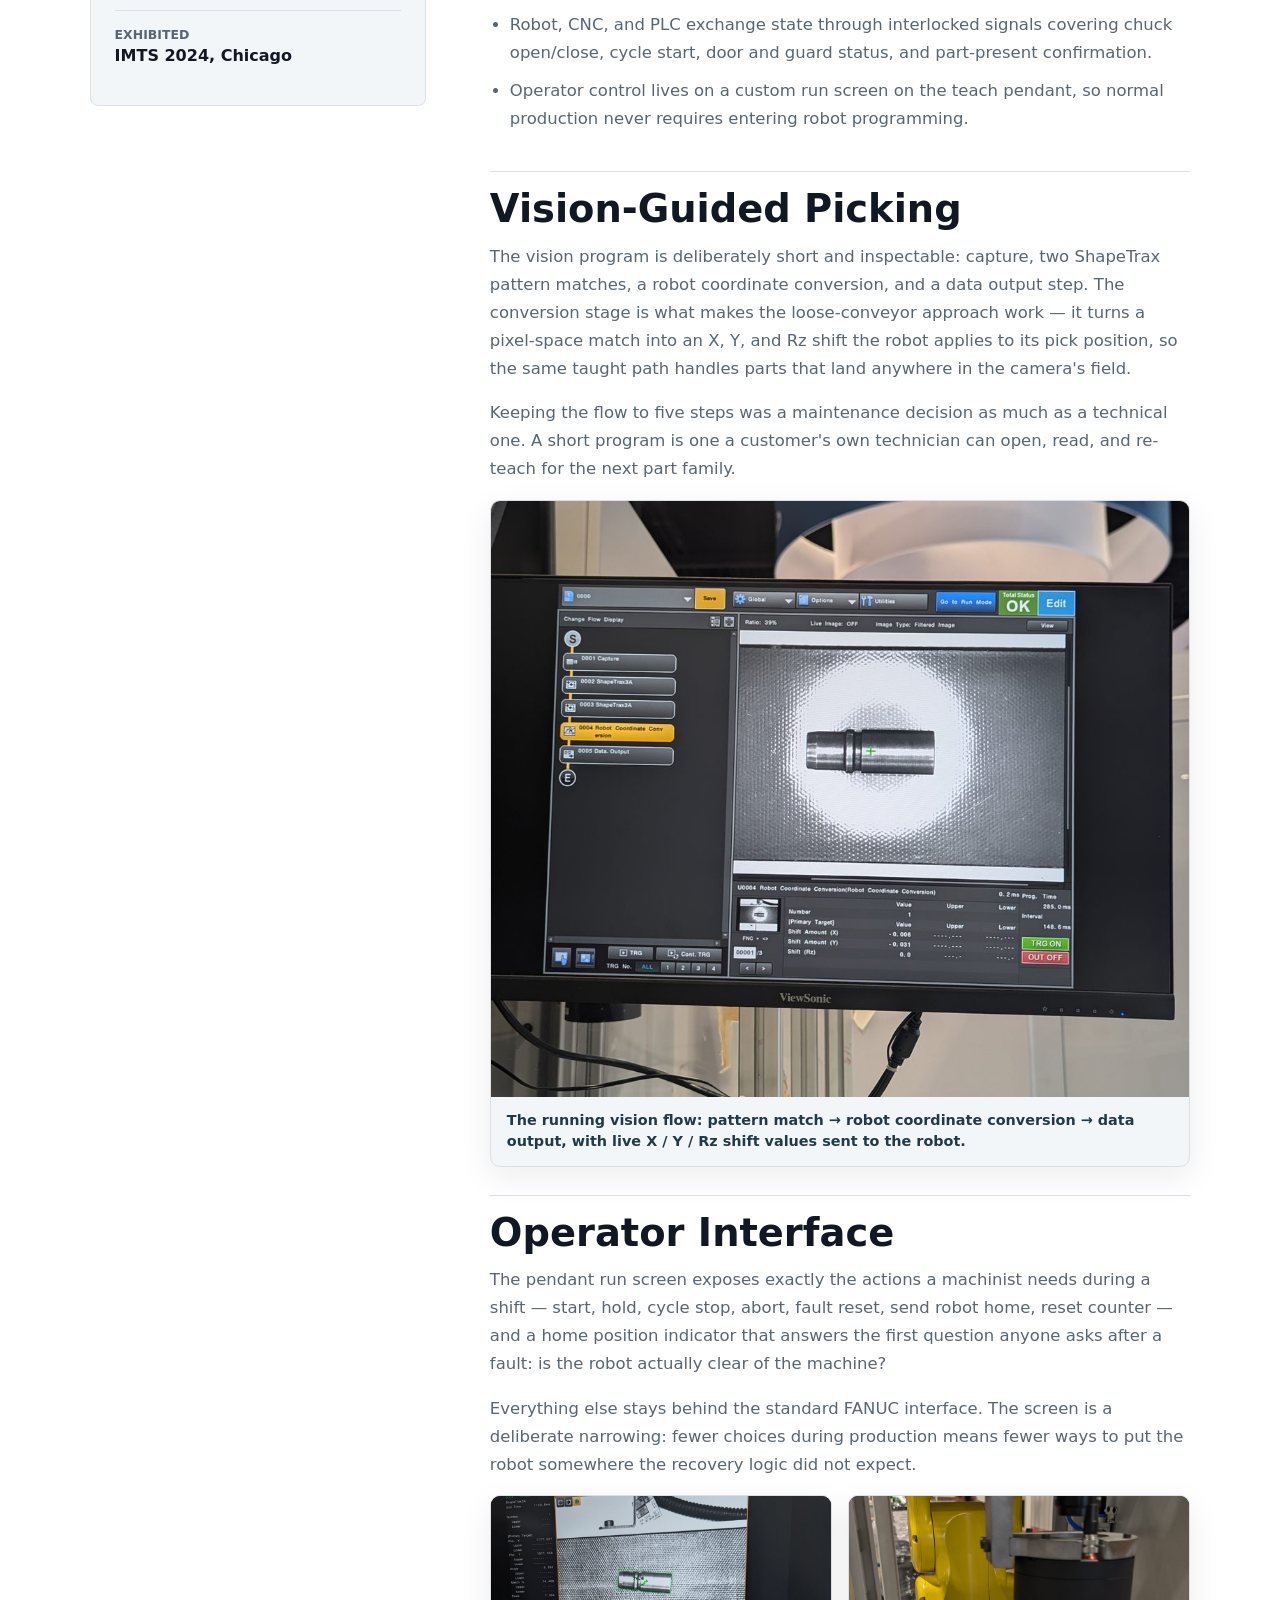
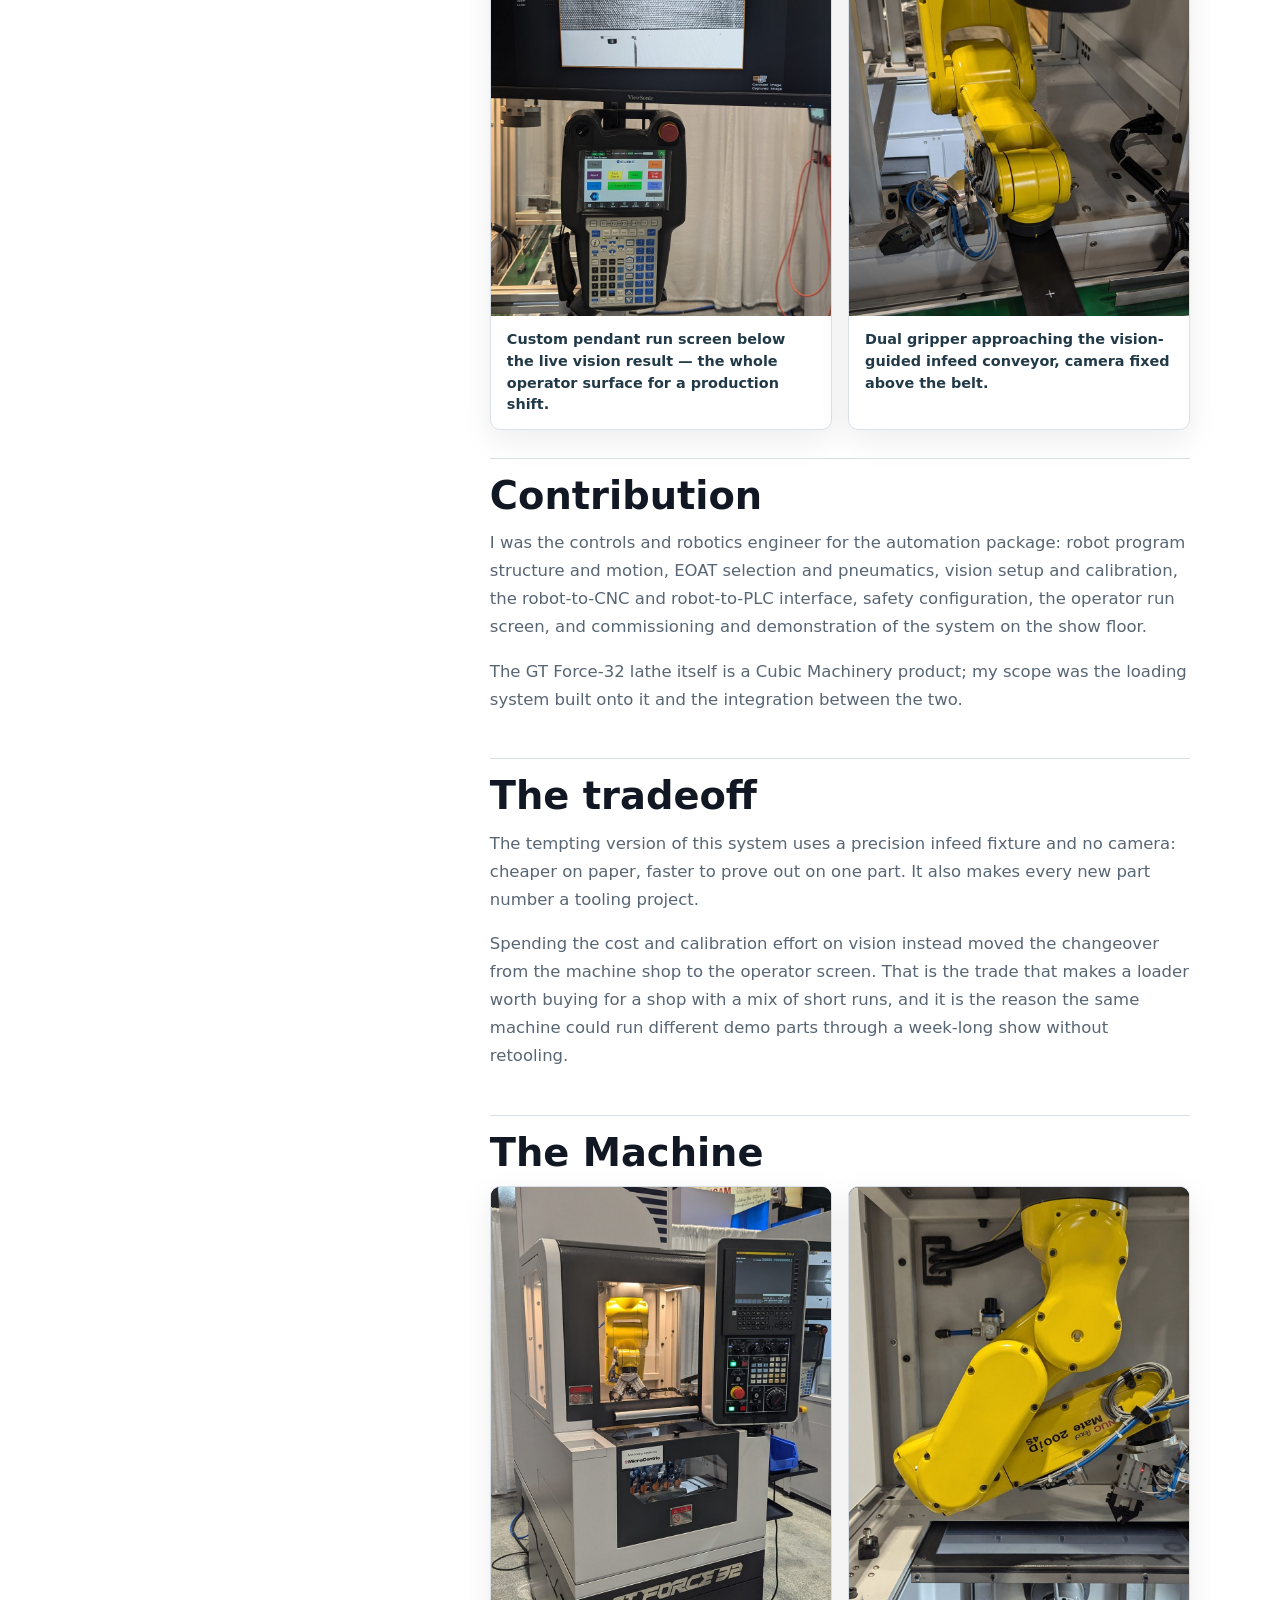
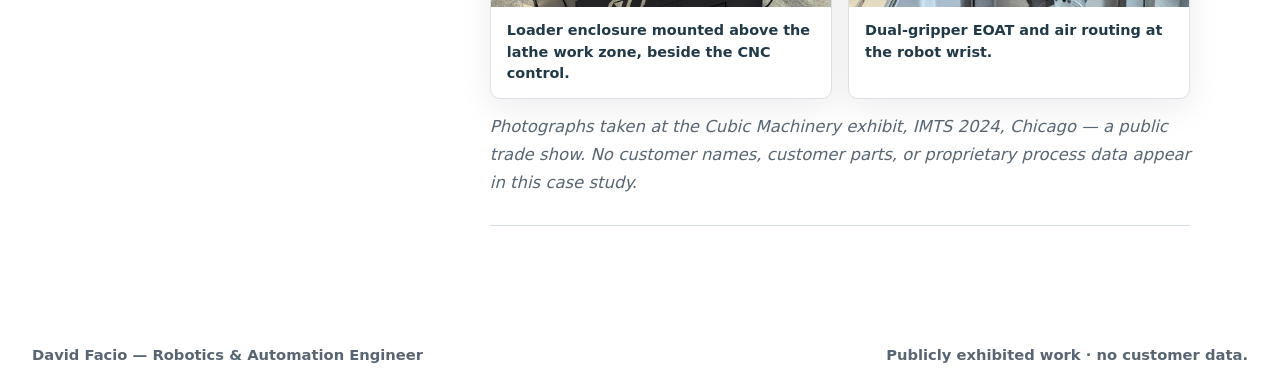
<file: case-study-gt-force-32.html>
<!doctype html>
<html lang="en">
  <head>
    <meta charset="utf-8" />
    <meta name="viewport" content="width=device-width, initial-scale=1" />
    <title>David Facio | Machine-Mounted Robot Loader Case Study</title>
    <meta property="og:type" content="article" />
    <meta property="og:title" content="Vision-Guided Robot Loader for a Gang-Tool CNC Lathe — David Facio" />
    <meta property="og:description" content="Case study: a machine-mounted FANUC LR Mate loader with Keyence vision-guided picking, dual-gripper EOAT, and a custom operator run screen, exhibited at IMTS 2024." />
    <meta property="og:url" content="https://djfacio.github.io/case-study-gt-force-32.html" />
    <meta property="og:image" content="https://djfacio.github.io/img/card-gt-force-32.jpg" />
    <meta property="og:image:width" content="1200" />
    <meta property="og:image:height" content="844" />
    <meta property="og:image:alt" content="FANUC robot mounted inside a guarded loader enclosure above a gang-tool CNC lathe at IMTS 2024" />
    <meta name="twitter:card" content="summary_large_image" />
    <link rel="canonical" href="https://djfacio.github.io/case-study-gt-force-32.html" />
    <meta
      name="description"
      content="Case study for a machine-mounted FANUC robot loader on a gang-tool CNC lathe: vision-guided picking from a conveyor, dual-gripper EOAT, CNC and PLC integration, and a custom operator run screen."
    />
    <link
      rel="icon"
      href="data:image/svg+xml,%3Csvg xmlns='http://www.w3.org/2000/svg' viewBox='0 0 38 38'%3E%3Crect width='38' height='38' fill='%230f6f88'/%3E%3Ctext x='19' y='26' font-family='Inter,sans-serif' font-size='18' font-weight='700' text-anchor='middle' fill='%23ffffff'%3EDF%3C/text%3E%3C/svg%3E"
    />
    <link rel="stylesheet" href="styles.css" />
  </head>
  <body>
    <header class="site-header">
      <a class="brand" href="index.html#top" aria-label="Portfolio home">
        <span class="brand-mark">DF</span>
        <span class="brand-text">David Facio</span>
      </a>
      <nav class="site-nav" aria-label="Primary navigation">
        <a href="index.html#work">Work</a>
        <a href="index.html#about">About</a>
        <a href="index.html#skills">Skills</a>
        <a href="index.html#tools">Tools</a>
        <a href="index.html#contact">Contact</a>
      </nav>
    </header>

    <main class="case-page">
      <section class="case-hero-detail gtforce-detail">
        <a class="breadcrumb" href="index.html#work">Back to work</a>
        <p class="eyebrow">Vision-Guided Machine Loading</p>
        <h1>Machine-mounted robot loader for a gang-tool CNC lathe.</h1>
        <p>
          A compact automatic loading system built onto a Cubic GT Force-32 gang-tool lathe: a
          machine-mounted FANUC LR Mate picks blanks from a vision-guided conveyor, loads and unloads the
          collet in a single trip, and runs from an operator screen that needs no robot programming.
          Exhibited publicly at IMTS 2024 in Chicago.
        </p>
      </section>

      <section class="case-detail-grid">
        <aside class="case-facts">
          <h2>System Snapshot</h2>
          <dl>
            <div>
              <dt>Industry</dt>
              <dd>Precision turned parts &amp; fasteners</dd>
            </div>
            <div>
              <dt>Application</dt>
              <dd>CNC lathe load / unload</dd>
            </div>
            <div>
              <dt>Machine</dt>
              <dd>Cubic GT Force-32 gang-tool lathe, FANUC 0i-TF Plus CNC</dd>
            </div>
            <div>
              <dt>Robot</dt>
              <dd>FANUC LR Mate 200iD/4S, machine-mounted</dd>
            </div>
            <div>
              <dt>Vision</dt>
              <dd>Keyence 2D over conveyor &mdash; ShapeTrax pattern match, robot coordinate conversion</dd>
            </div>
            <div>
              <dt>EOAT</dt>
              <dd>Dual pneumatic gripper &mdash; unload and reload in one entry</dd>
            </div>
            <div>
              <dt>Integration</dt>
              <dd>Robot &harr; CNC &harr; PLC, custom pendant run screen</dd>
            </div>
            <div>
              <dt>Exhibited</dt>
              <dd>IMTS 2024, Chicago</dd>
            </div>
          </dl>
        </aside>

        <div class="case-sections">
          <section class="detail-section">
            <h2>Problem</h2>
            <p>
              Shops running secondary lathe operations lose margin to hand loading &mdash; an operator stands
              at the machine feeding one blank at a time, and the spindle idles between parts. Automating it
              usually means a floor-standing robot cell that costs more than the lathe and consumes floor
              space the shop does not have.
            </p>
            <p>
              The design problem was to put a robot on the machine rather than beside it, keep the footprint
              close to that of the bare lathe, and make it something a machinist &mdash; not a robot
              programmer &mdash; can run and change over.
            </p>
          </section>

          <section class="detail-section">
            <h2>Architecture</h2>
            <ul class="decision-list">
              <li>
                A FANUC LR Mate 200iD/4S mounted in a guarded enclosure directly above the work zone, so the
                loader travels with the machine instead of occupying separate floor space.
              </li>
              <li>
                An infeed conveyor presents blanks loosely rather than in a precision fixture, removing the
                need for a hard-tooled tray for every part number.
              </li>
              <li>
                A fixed overhead Keyence camera locates each blank on the belt and converts the result into a
                robot frame offset, so the robot picks from where the part actually is.
              </li>
              <li>
                A dual pneumatic gripper carries a finished part out and a blank in on the same entry,
                cutting the number of moves into the collet in half.
              </li>
              <li>
                Robot, CNC, and PLC exchange state through interlocked signals covering chuck open/close,
                cycle start, door and guard status, and part-present confirmation.
              </li>
              <li>
                Operator control lives on a custom run screen on the teach pendant, so normal production
                never requires entering robot programming.
              </li>
            </ul>
          </section>

          <section class="detail-section">
            <h2>Vision-Guided Picking</h2>
            <p>
              The vision program is deliberately short and inspectable: capture, two ShapeTrax pattern
              matches, a robot coordinate conversion, and a data output step. The conversion stage is what
              makes the loose-conveyor approach work &mdash; it turns a pixel-space match into an X, Y, and
              Rz shift the robot applies to its pick position, so the same taught path handles parts that
              land anywhere in the camera's field.
            </p>
            <p>
              Keeping the flow to five steps was a maintenance decision as much as a technical one. A short
              program is one a customer's own technician can open, read, and re-teach for the next part
              family.
            </p>
            <div class="case-gallery">
              <figure class="case-figure wide">
                <img src="img/gt-force-32-vision-flow.jpg" alt="Keyence vision program showing a five-step flow: capture, two ShapeTrax pattern matches, robot coordinate conversion, and data output, with live X, Y and Rz shift values beside an image of a turned bushing" loading="lazy" width="1000" height="853" />
                <figcaption>
                  The running vision flow: pattern match &rarr; robot coordinate conversion &rarr; data
                  output, with live X / Y / Rz shift values sent to the robot.
                </figcaption>
              </figure>
            </div>
          </section>

          <section class="detail-section">
            <h2>Operator Interface</h2>
            <p>
              The pendant run screen exposes exactly the actions a machinist needs during a shift &mdash;
              start, hold, cycle stop, abort, fault reset, send robot home, reset counter &mdash; and a home
              position indicator that answers the first question anyone asks after a fault: is the robot
              actually clear of the machine?
            </p>
            <p>
              Everything else stays behind the standard FANUC interface. The screen is a deliberate
              narrowing: fewer choices during production means fewer ways to put the robot somewhere the
              recovery logic did not expect.
            </p>
            <div class="case-gallery">
              <figure class="case-figure tall">
                <img src="img/gt-force-32-hmi-vision.jpg" alt="FANUC teach pendant showing a custom run screen with Abort, Fault Reset, Start, Cycle Stop, Home, Robot at Home and Reset Counter buttons, beneath a monitor displaying a passing vision inspection result" loading="lazy" width="1000" height="1778" />
                <figcaption>
                  Custom pendant run screen below the live vision result &mdash; the whole operator surface
                  for a production shift.
                </figcaption>
              </figure>
              <figure class="case-figure tall">
                <img src="img/gt-force-32-robot-conveyor.jpg" alt="FANUC LR Mate robot arm with dual pneumatic gripper reaching toward an infeed conveyor beneath a fixed overhead machine-vision camera" loading="lazy" width="1000" height="1778" />
                <figcaption>
                  Dual gripper approaching the vision-guided infeed conveyor, camera fixed above the belt.
                </figcaption>
              </figure>
            </div>
          </section>

          <section class="detail-section">
            <h2>Contribution</h2>
            <p>
              I was the controls and robotics engineer for the automation package: robot program structure
              and motion, EOAT selection and pneumatics, vision setup and calibration, the robot-to-CNC and
              robot-to-PLC interface, safety configuration, the operator run screen, and commissioning and
              demonstration of the system on the show floor.
            </p>
            <p>
              The GT Force-32 lathe itself is a Cubic Machinery product; my scope was the loading system
              built onto it and the integration between the two.
            </p>
          </section>

          <section class="detail-section">
            <h2>The tradeoff</h2>
            <p>
              The tempting version of this system uses a precision infeed fixture and no camera: cheaper on
              paper, faster to prove out on one part. It also makes every new part number a tooling project.
            </p>
            <p>
              Spending the cost and calibration effort on vision instead moved the changeover from the
              machine shop to the operator screen. That is the trade that makes a loader worth buying for a
              shop with a mix of short runs, and it is the reason the same machine could run different demo
              parts through a week-long show without retooling.
            </p>
          </section>

          <section class="detail-section">
            <h2>The Machine</h2>
            <div class="case-gallery">
              <figure class="case-figure tall">
                <img src="img/gt-force-32-machine.jpg" alt="Cubic GT Force-32 gang-tool CNC lathe with a yellow FANUC robot visible inside the guarded loader enclosure above the work zone, alongside the FANUC CNC control panel" loading="lazy" width="1000" height="1778" />
                <figcaption>Loader enclosure mounted above the lathe work zone, beside the CNC control.</figcaption>
              </figure>
              <figure class="case-figure tall">
                <img src="img/gt-force-32-eoat.jpg" alt="Close view of the FANUC LR Mate wrist with a dual pneumatic gripper end effector and routed air lines" loading="lazy" width="1000" height="1778" />
                <figcaption>Dual-gripper EOAT and air routing at the robot wrist.</figcaption>
              </figure>
            </div>
            <p class="photo-note">
              Photographs taken at the Cubic Machinery exhibit, IMTS 2024, Chicago &mdash; a public trade
              show. No customer names, customer parts, or proprietary process data appear in this case study.
            </p>
          </section>
        </div>
      </section>
    </main>

    <footer class="site-footer">
      <span>David Facio — Robotics &amp; Automation Engineer</span>
      <span>Publicly exhibited work · no customer data.</span>
    </footer>
  </body>
</html>
</file>
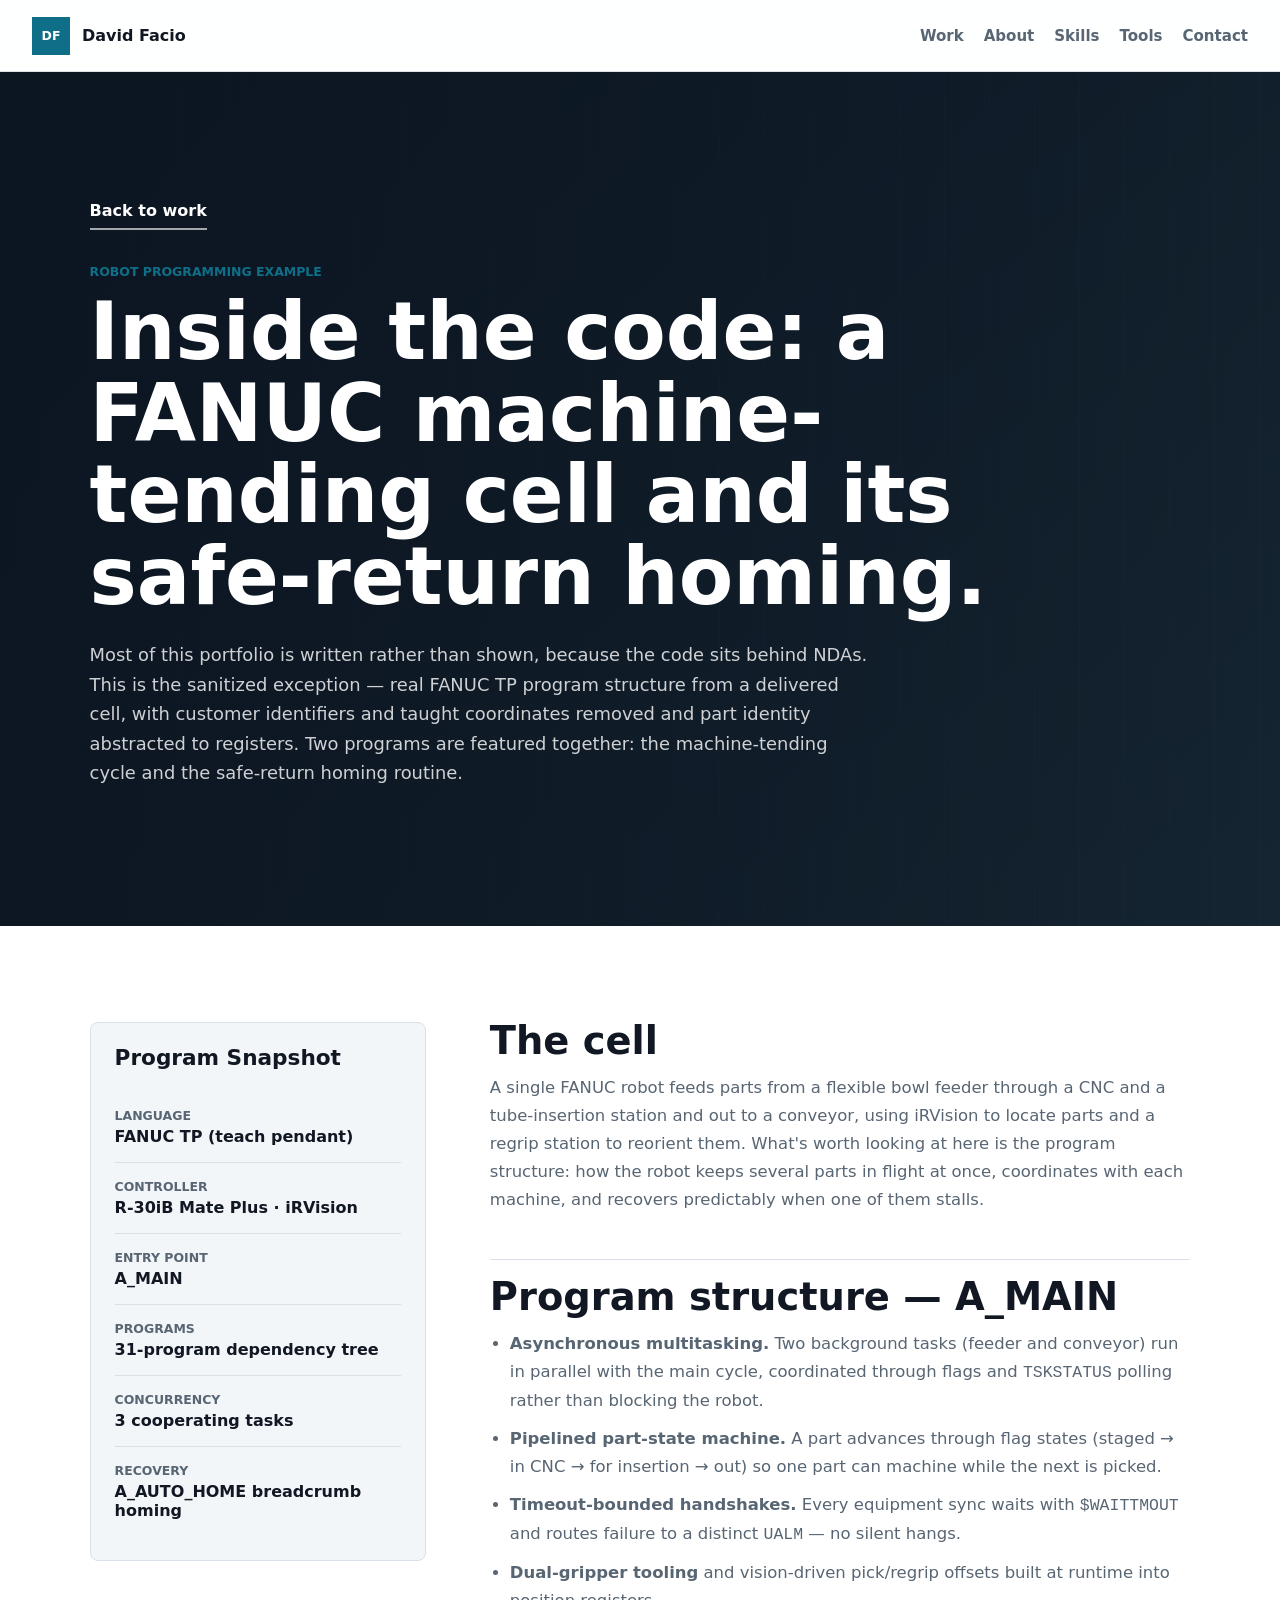
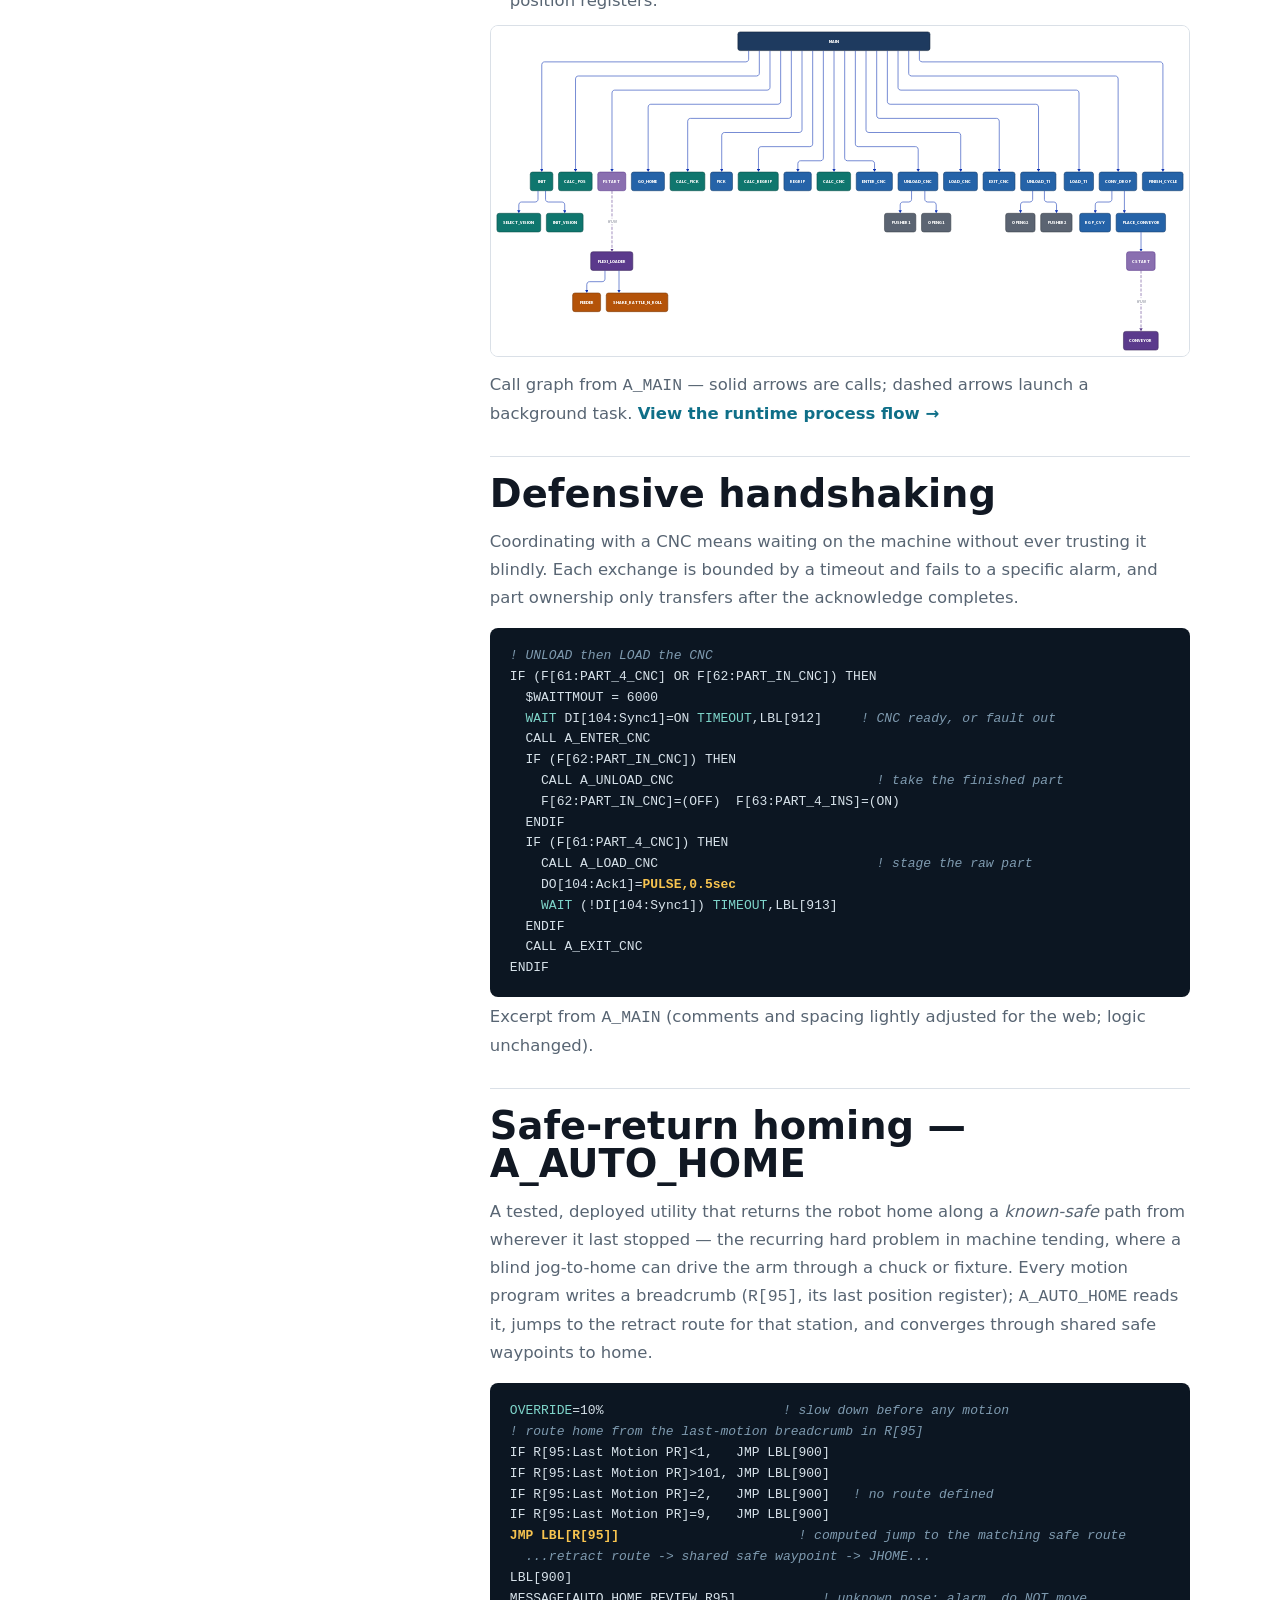
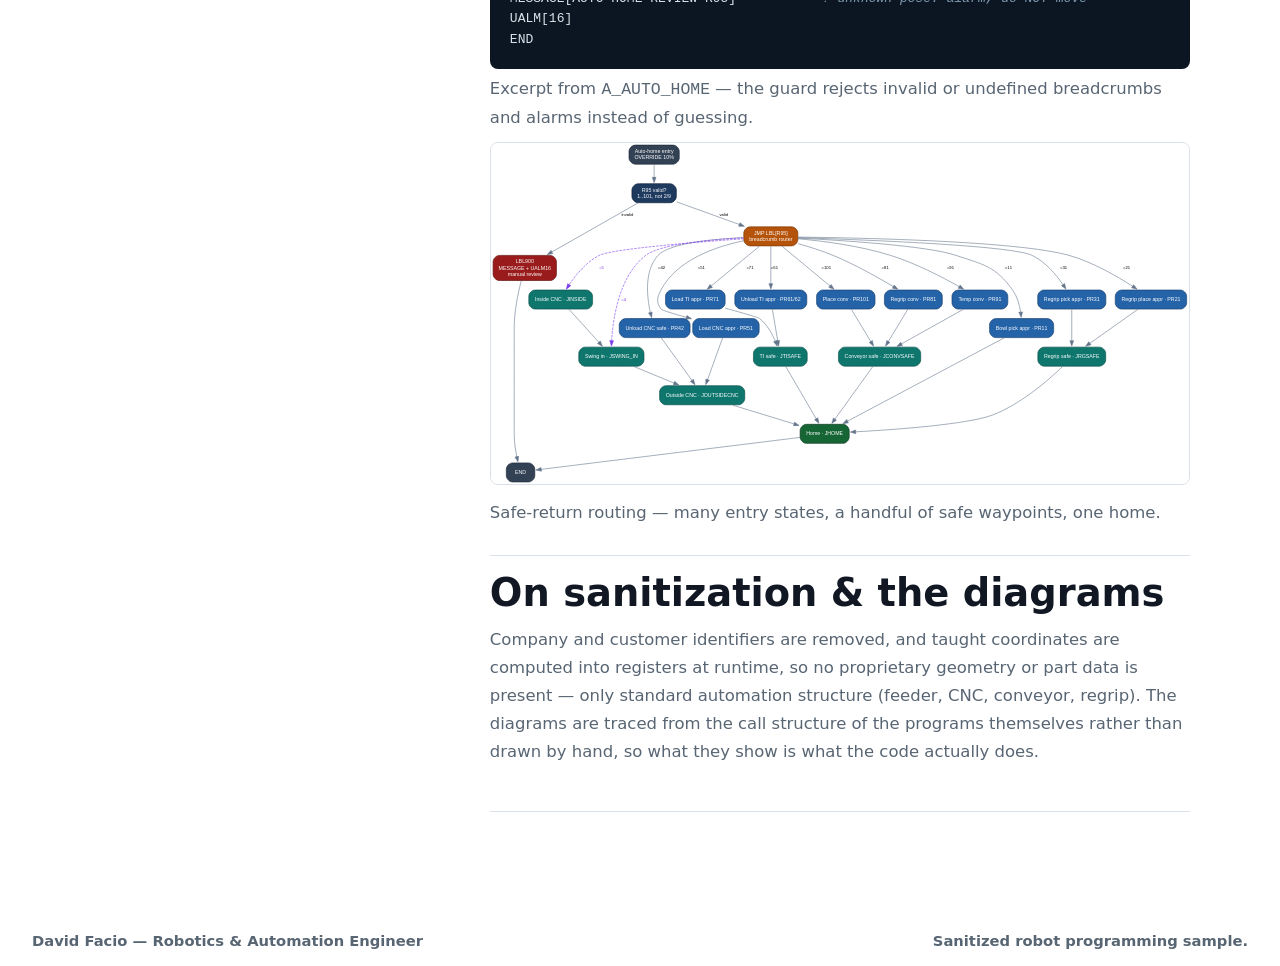
<file: robot-programming-example.html>
<!doctype html>
<html lang="en">
  <head>
    <meta charset="utf-8" />
    <meta name="viewport" content="width=device-width, initial-scale=1" />
    <title>David Facio | FANUC Robot Programming Example</title>
    <meta property="og:type" content="article" />
    <meta property="og:title" content="FANUC Robot Programming Example — David Facio" />
    <meta property="og:description" content="A sanitized look at real FANUC TP code: a 31-program machine-tending cycle with asynchronous tasks and I/O-handshaked stations, plus a breadcrumb-based safe-return homing routine." />
    <meta property="og:url" content="https://djfacio.github.io/robot-programming-example.html" />
    <meta property="og:image" content="https://djfacio.github.io/og-image.png" />
    <meta property="og:image:width" content="1200" />
    <meta property="og:image:height" content="630" />
    <meta name="twitter:card" content="summary_large_image" />
    <link rel="canonical" href="https://djfacio.github.io/robot-programming-example.html" />
    <meta
      name="description"
      content="Sanitized FANUC TP robot programming example: an A_MAIN machine-tending cell with asynchronous multitasking and I/O handshaking, plus an A_AUTO_HOME safe-return homing routine, shown with call-graph, process-flow, and routing diagrams."
    />
    <link
      rel="icon"
      href="data:image/svg+xml,%3Csvg xmlns='http://www.w3.org/2000/svg' viewBox='0 0 38 38'%3E%3Crect width='38' height='38' fill='%230f6f88'/%3E%3Ctext x='19' y='26' font-family='Inter,sans-serif' font-size='18' font-weight='700' text-anchor='middle' fill='%23ffffff'%3EDF%3C/text%3E%3C/svg%3E"
    />
    <link rel="stylesheet" href="styles.css" />
    <style>
      /* page-scoped: hero accent (matches the other case heroes) + code + image diagrams */
      .prog-detail {
        background:
          linear-gradient(90deg, rgba(12, 22, 34, 0.94), rgba(12, 22, 34, 0.58)),
          repeating-linear-gradient(90deg, transparent, transparent 44px, rgba(255, 255, 255, 0.06) 45px),
          linear-gradient(135deg, var(--dark), var(--steel));
      }
      .case-diagram img {
        display: block;
        width: 100%;
        min-width: 660px;
        height: auto;
        border: 1px solid var(--line);
        border-radius: 8px;
        background: #fff;
      }
      .diagram-note {
        margin: 8px 0 0;
        color: var(--muted);
        font-size: 0.9rem;
      }
      .diagram-note a { color: var(--teal, #0f6f88); font-weight: 700; }
      pre.code-sample {
        margin: 12px 0 4px;
        padding: 18px 20px;
        overflow-x: auto;
        border-radius: 8px;
        background: #0c1622;
        color: #d7e2ea;
        font: 500 13px/1.6 "SFMono-Regular", ui-monospace, Menlo, Consolas, monospace;
        max-width: 860px;
      }
      pre.code-sample .c { color: #7f9bb0; font-style: italic; } /* comment */
      pre.code-sample .k { color: #7fd6cb; }                    /* keyword  */
      pre.code-sample b { color: #f8c44f; font-weight: 700; }   /* emphasis */
      .code-caption { max-width: 860px; color: var(--muted); font-size: 0.92rem; margin: 6px 0 0; }
    </style>
  </head>
  <body>
    <header class="site-header">
      <a class="brand" href="index.html#top" aria-label="Portfolio home">
        <span class="brand-mark">DF</span>
        <span class="brand-text">David Facio</span>
      </a>
      <nav class="site-nav" aria-label="Primary navigation">
        <a href="index.html#work">Work</a>
        <a href="index.html#about">About</a>
        <a href="index.html#skills">Skills</a>
        <a href="index.html#tools">Tools</a>
        <a href="index.html#contact">Contact</a>
      </nav>
    </header>

    <main class="case-page">
      <section class="case-hero-detail prog-detail">
        <a class="breadcrumb" href="index.html#work">Back to work</a>
        <p class="eyebrow">Robot Programming Example</p>
        <h1>Inside the code: a FANUC machine-tending cell and its safe-return homing.</h1>
        <p>
          Most of this portfolio is written rather than shown, because the code sits behind NDAs. This is
          the sanitized exception &mdash; real FANUC TP program structure from a delivered cell, with customer
          identifiers and taught coordinates removed and part identity abstracted to registers. Two programs
          are featured together: the machine-tending cycle and the safe-return homing routine.
        </p>
      </section>

      <section class="case-detail-grid">
        <aside class="case-facts">
          <h2>Program Snapshot</h2>
          <dl>
            <div><dt>Language</dt><dd>FANUC TP (teach pendant)</dd></div>
            <div><dt>Controller</dt><dd>R-30iB Mate Plus &middot; iRVision</dd></div>
            <div><dt>Entry point</dt><dd>A_MAIN</dd></div>
            <div><dt>Programs</dt><dd>31-program dependency tree</dd></div>
            <div><dt>Concurrency</dt><dd>3 cooperating tasks</dd></div>
            <div><dt>Recovery</dt><dd>A_AUTO_HOME breadcrumb homing</dd></div>
          </dl>
        </aside>

        <div class="case-sections">
          <section class="detail-section">
            <h2>The cell</h2>
            <p>
              A single FANUC robot feeds parts from a flexible bowl feeder through a CNC and a tube-insertion
              station and out to a conveyor, using iRVision to locate parts and a regrip station to reorient
              them. What's worth looking at here is the program structure: how the robot keeps several parts
              in flight at once, coordinates with each machine, and recovers predictably when one of them
              stalls.
            </p>
          </section>

          <section class="detail-section">
            <h2>Program structure &mdash; A_MAIN</h2>
            <ul class="decision-list">
              <li><b>Asynchronous multitasking.</b> Two background tasks (feeder and conveyor) run in parallel with the main cycle, coordinated through flags and <code>TSKSTATUS</code> polling rather than blocking the robot.</li>
              <li><b>Pipelined part-state machine.</b> A part advances through flag states (staged &rarr; in&nbsp;CNC &rarr; for&nbsp;insertion &rarr; out) so one part can machine while the next is picked.</li>
              <li><b>Timeout-bounded handshakes.</b> Every equipment sync waits with <code>$WAITTMOUT</code> and routes failure to a distinct <code>UALM</code> &mdash; no silent hangs.</li>
              <li><b>Dual-gripper tooling</b> and vision-driven pick/regrip offsets built at runtime into position registers.</li>
            </ul>
            <div class="case-diagram">
              <img src="img/prog-call-graph.svg" alt="Call graph of the A_MAIN program: the main loop calls initialization, pick, regrip, CNC enter/unload/load/exit, tube-insertion, and conveyor routines; A_FSTART and A_CSTART launch the A_FLEXI_LOADER and A_CONVEYOR programs as asynchronous background tasks." loading="lazy" />
            </div>
            <p class="diagram-note">
              Call graph from <code>A_MAIN</code> &mdash; solid arrows are calls; dashed arrows launch a
              background task. <a href="img/prog-cell-flow.svg" target="_blank" rel="noreferrer">View the runtime process flow &rarr;</a>
            </p>
          </section>

          <section class="detail-section">
            <h2>Defensive handshaking</h2>
            <p>
              Coordinating with a CNC means waiting on the machine without ever trusting it blindly. Each
              exchange is bounded by a timeout and fails to a specific alarm, and part ownership only
              transfers after the acknowledge completes.
            </p>
<pre class="code-sample"><span class="c">! UNLOAD then LOAD the CNC</span>
IF (F[61:PART_4_CNC] OR F[62:PART_IN_CNC]) THEN
  $WAITTMOUT = 6000
  <span class="k">WAIT</span> DI[104:Sync1]=ON <span class="k">TIMEOUT</span>,LBL[912]     <span class="c">! CNC ready, or fault out</span>
  CALL A_ENTER_CNC
  IF (F[62:PART_IN_CNC]) THEN
    CALL A_UNLOAD_CNC                          <span class="c">! take the finished part</span>
    F[62:PART_IN_CNC]=(OFF)  F[63:PART_4_INS]=(ON)
  ENDIF
  IF (F[61:PART_4_CNC]) THEN
    CALL A_LOAD_CNC                            <span class="c">! stage the raw part</span>
    DO[104:Ack1]=<b>PULSE,0.5sec</b>
    <span class="k">WAIT</span> (!DI[104:Sync1]) <span class="k">TIMEOUT</span>,LBL[913]
  ENDIF
  CALL A_EXIT_CNC
ENDIF</pre>
            <p class="code-caption">Excerpt from <code>A_MAIN</code> (comments and spacing lightly adjusted for the web; logic unchanged).</p>
          </section>

          <section class="detail-section">
            <h2>Safe-return homing &mdash; A_AUTO_HOME</h2>
            <p>
              A tested, deployed utility that returns the robot home along a <em>known-safe</em> path from
              wherever it last stopped &mdash; the recurring hard problem in machine tending, where a blind
              jog-to-home can drive the arm through a chuck or fixture. Every motion program writes a
              breadcrumb (<code>R[95]</code>, its last position register); <code>A_AUTO_HOME</code> reads it,
              jumps to the retract route for that station, and converges through shared safe waypoints to home.
            </p>
<pre class="code-sample"><span class="k">OVERRIDE</span>=10%                       <span class="c">! slow down before any motion</span>
<span class="c">! route home from the last-motion breadcrumb in R[95]</span>
IF R[95:Last Motion PR]&lt;1,   JMP LBL[900]
IF R[95:Last Motion PR]&gt;101, JMP LBL[900]
IF R[95:Last Motion PR]=2,   JMP LBL[900]   <span class="c">! no route defined</span>
IF R[95:Last Motion PR]=9,   JMP LBL[900]
<b>JMP LBL[R[95]]</b>                       <span class="c">! computed jump to the matching safe route</span>
  <span class="c">...retract route -&gt; shared safe waypoint -&gt; JHOME...</span>
LBL[900]
MESSAGE[AUTO HOME REVIEW R95]           <span class="c">! unknown pose: alarm, do NOT move</span>
UALM[16]
END</pre>
            <p class="code-caption">Excerpt from <code>A_AUTO_HOME</code> &mdash; the guard rejects invalid or undefined breadcrumbs and alarms instead of guessing.</p>
            <div class="case-diagram">
              <img src="img/prog-routing-graph.svg" alt="Routing graph of A_AUTO_HOME: the breadcrumb router fans out to each station's retract route; routes converge through shared safe waypoints (regrip safe, outside CNC, tube-insertion safe, conveyor safe) to home. An invalid breadcrumb routes to a manual-review alarm instead of moving." loading="lazy" />
            </div>
            <p class="diagram-note">Safe-return routing &mdash; many entry states, a handful of safe waypoints, one home.</p>
          </section>

          <section class="detail-section">
            <h2>On sanitization &amp; the diagrams</h2>
            <p>
              Company and customer identifiers are removed, and taught coordinates are computed into
              registers at runtime, so no proprietary geometry or part data is present &mdash; only standard
              automation structure (feeder, CNC, conveyor, regrip). The diagrams are traced from the call
              structure of the programs themselves rather than drawn by hand, so what they show is what the
              code actually does.
            </p>
          </section>
        </div>
      </section>
    </main>

    <footer class="site-footer">
      <span>David Facio — Robotics & Automation Engineer</span>
      <span>Sanitized robot programming sample.</span>
    </footer>
  </body>
</html>
</file>
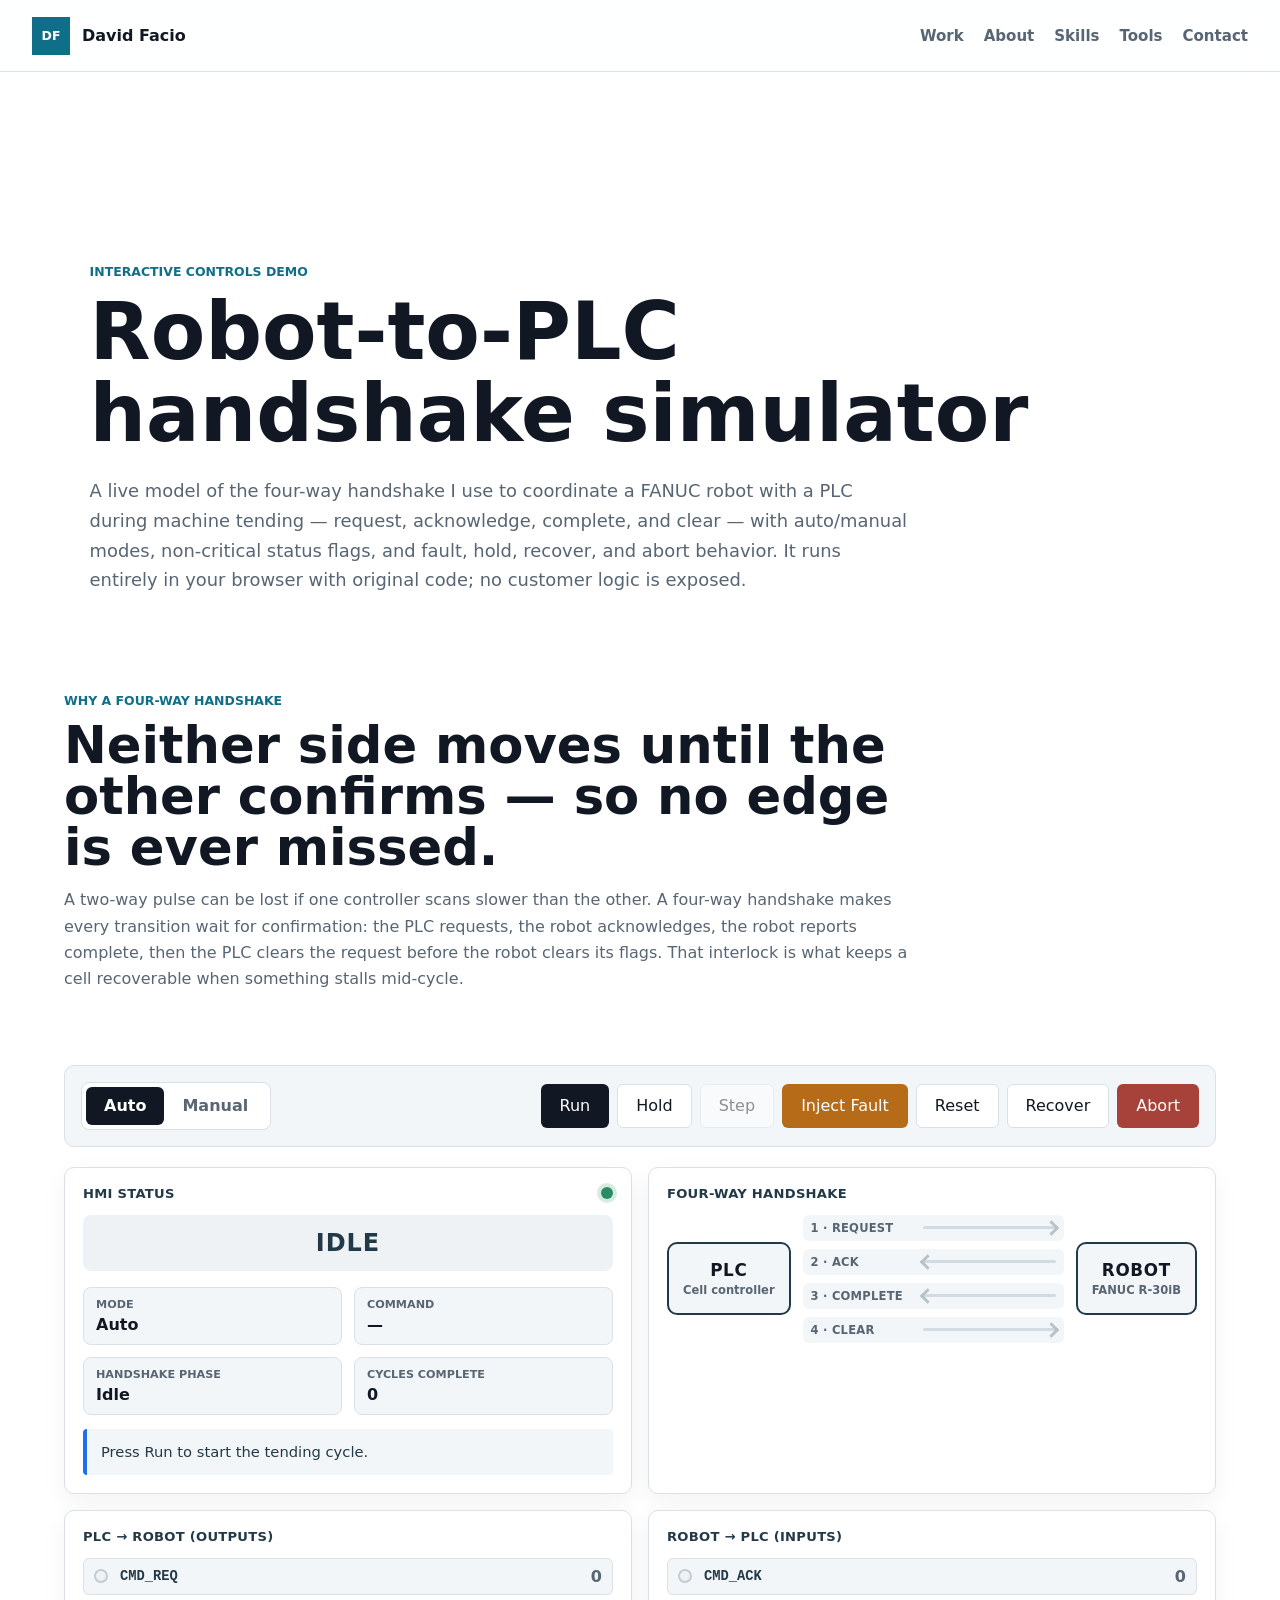
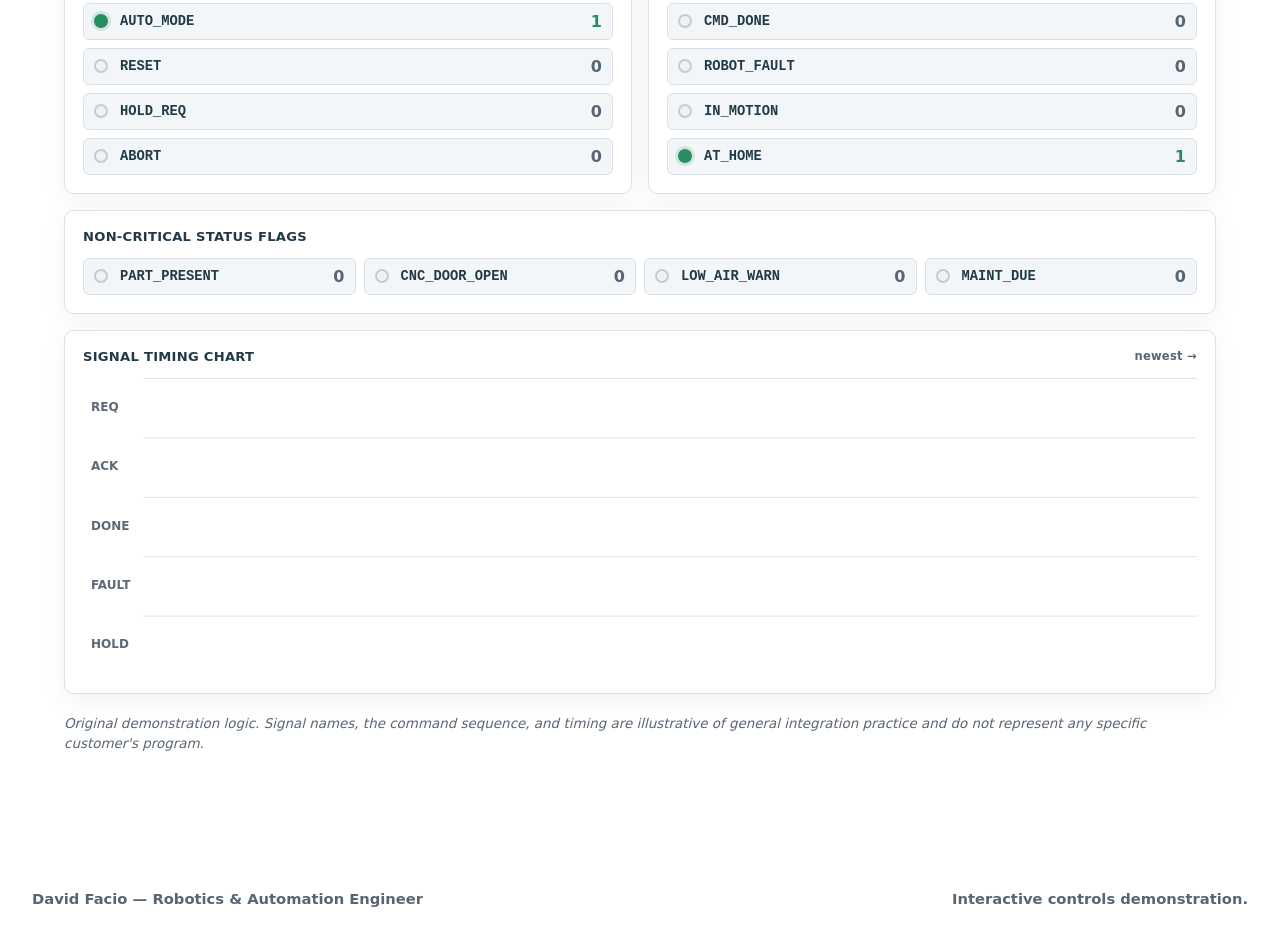
<file: tools-handshake-simulator.html>
<!doctype html>
<html lang="en">
  <head>
    <meta charset="utf-8" />
    <meta name="viewport" content="width=device-width, initial-scale=1" />
    <title>David Facio | Robot-to-PLC Handshake Simulator</title>
    <meta property="og:type" content="website" />
    <meta property="og:title" content="Robot-to-PLC Handshake Simulator — David Facio" />
    <meta property="og:description" content="Interactive robot-to-PLC four-way handshake: auto/manual modes, command signals, fault/hold/recover/abort, HMI status, and a live signal timing chart." />
    <meta property="og:url" content="https://djfacio.github.io/tools-handshake-simulator.html" />
    <meta property="og:image" content="https://djfacio.github.io/og-image.png" />
    <meta property="og:image:width" content="1200" />
    <meta property="og:image:height" content="630" />
    <meta name="twitter:card" content="summary_large_image" />
    <link rel="canonical" href="https://djfacio.github.io/tools-handshake-simulator.html" />
    <meta
      name="description"
      content="Interactive robot-to-PLC four-way handshake simulator: auto/manual modes, command signals, non-critical flags, fault/hold/recover/abort states, HMI status, and a live signal timing chart."
    />
    <link
      rel="icon"
      href="data:image/svg+xml,%3Csvg xmlns='http://www.w3.org/2000/svg' viewBox='0 0 38 38'%3E%3Crect width='38' height='38' fill='%230f6f88'/%3E%3Ctext x='19' y='26' font-family='Inter,sans-serif' font-size='18' font-weight='700' text-anchor='middle' fill='%23ffffff'%3EDF%3C/text%3E%3C/svg%3E"
    />
    <link rel="stylesheet" href="styles.css" />
  </head>
  <body>
    <header class="site-header">
      <a class="brand" href="index.html#top" aria-label="Portfolio home">
        <span class="brand-mark">DF</span>
        <span class="brand-text">David Facio</span>
      </a>
      <nav class="site-nav" aria-label="Primary navigation">
        <a href="index.html#work">Work</a>
        <a href="index.html#about">About</a>
        <a href="index.html#skills">Skills</a>
        <a href="index.html#tools">Tools</a>
        <a href="index.html#contact">Contact</a>
      </nav>
    </header>

    <main>
      <section class="tool-hero">
        <a class="breadcrumb dark-link" href="index.html#tools">Back to tools</a>
        <p class="eyebrow">Interactive Controls Demo</p>
        <h1>Robot-to-PLC handshake simulator</h1>
        <p>
          A live model of the four-way handshake I use to coordinate a FANUC robot with a PLC during
          machine tending &mdash; request, acknowledge, complete, and clear &mdash; with auto/manual
          modes, non-critical status flags, and fault, hold, recover, and abort behavior. It runs entirely
          in your browser with original code; no customer logic is exposed.
        </p>
      </section>

      <section class="section tool-context">
        <div class="section-heading">
          <p class="eyebrow">Why A Four-Way Handshake</p>
          <h2>Neither side moves until the other confirms &mdash; so no edge is ever missed.</h2>
          <p>
            A two-way pulse can be lost if one controller scans slower than the other. A four-way handshake
            makes every transition wait for confirmation: the PLC requests, the robot acknowledges, the robot
            reports complete, then the PLC clears the request before the robot clears its flags. That
            interlock is what keeps a cell recoverable when something stalls mid-cycle.
          </p>
        </div>
      </section>

      <section class="section sim-section" aria-label="Handshake simulator">
        <div class="sim-controls" role="group" aria-label="Simulator controls">
          <div class="mode-switch" role="group" aria-label="Cycle mode">
            <button type="button" class="mode-btn is-active" data-mode="auto" aria-pressed="true">Auto</button>
            <button type="button" class="mode-btn" data-mode="manual" aria-pressed="false">Manual</button>
          </div>
          <div class="sim-buttons">
            <button type="button" class="icon-button" data-action="run">Run</button>
            <button type="button" class="icon-button ghost" data-action="hold">Hold</button>
            <button type="button" class="icon-button ghost" data-action="step" disabled>Step</button>
            <button type="button" class="icon-button warn" data-action="fault">Inject Fault</button>
            <button type="button" class="icon-button ghost" data-action="reset">Reset</button>
            <button type="button" class="icon-button ghost" data-action="recover">Recover</button>
            <button type="button" class="icon-button danger" data-action="abort">Abort</button>
          </div>
        </div>

        <div class="sim-grid">
          <!-- HMI status -->
          <div class="sim-panel hmi-panel">
            <div class="panel-title">
              <span>HMI Status</span>
              <span class="hb" data-hb aria-label="Comms heartbeat"></span>
            </div>
            <div class="hmi-state" data-state-chip>IDLE</div>
            <dl class="hmi-readout">
              <div><dt>Mode</dt><dd data-readout="mode">Auto</dd></div>
              <div><dt>Command</dt><dd data-readout="command">&mdash;</dd></div>
              <div><dt>Handshake phase</dt><dd data-readout="phase">Idle</dd></div>
              <div><dt>Cycles complete</dt><dd data-readout="cycles">0</dd></div>
            </dl>
            <p class="hmi-message" data-readout="message" role="status" aria-live="polite">Press Run to start the tending cycle.</p>
          </div>

          <!-- Handshake diagram -->
          <div class="sim-panel node-panel">
            <div class="panel-title"><span>Four-Way Handshake</span></div>
            <div class="node-diagram">
              <div class="node plc-node" data-node="plc">
                <span class="node-tag">PLC</span>
                <span class="node-sub">Cell controller</span>
              </div>
              <div class="node-wires">
                <div class="wire" data-wire="req"><span class="wire-label">1 &middot; REQUEST</span><span class="wire-arrow to-robot"></span></div>
                <div class="wire" data-wire="ack"><span class="wire-label">2 &middot; ACK</span><span class="wire-arrow to-plc"></span></div>
                <div class="wire" data-wire="done"><span class="wire-label">3 &middot; COMPLETE</span><span class="wire-arrow to-plc"></span></div>
                <div class="wire" data-wire="clear"><span class="wire-label">4 &middot; CLEAR</span><span class="wire-arrow to-robot"></span></div>
              </div>
              <div class="node robot-node" data-node="robot">
                <span class="node-tag">ROBOT</span>
                <span class="node-sub">FANUC R-30iB</span>
              </div>
            </div>
          </div>

          <!-- Signals -->
          <div class="sim-panel signal-panel">
            <div class="panel-title"><span>PLC &rarr; Robot (outputs)</span></div>
            <ul class="led-list" data-signals="plc"></ul>
          </div>
          <div class="sim-panel signal-panel">
            <div class="panel-title"><span>Robot &rarr; PLC (inputs)</span></div>
            <ul class="led-list" data-signals="robot"></ul>
          </div>

          <!-- Non-critical flags -->
          <div class="sim-panel signal-panel flags-panel">
            <div class="panel-title"><span>Non-critical status flags</span></div>
            <ul class="led-list" data-signals="flags"></ul>
          </div>

          <!-- Timing chart -->
          <div class="sim-panel chart-panel">
            <div class="panel-title"><span>Signal timing chart</span><span class="chart-hint">newest &rarr;</span></div>
            <canvas data-chart width="900" height="240" role="img" aria-label="Rolling logic-analyzer chart of key handshake signals"></canvas>
          </div>
        </div>

        <p class="sim-note">
          Original demonstration logic. Signal names, the command sequence, and timing are illustrative of
          general integration practice and do not represent any specific customer's program.
        </p>
      </section>
    </main>

    <footer class="site-footer">
      <span>David Facio — Robotics & Automation Engineer</span>
      <span>Interactive controls demonstration.</span>
    </footer>

    <script src="handshake-simulator.js"></script>
  </body>
</html>
</file>
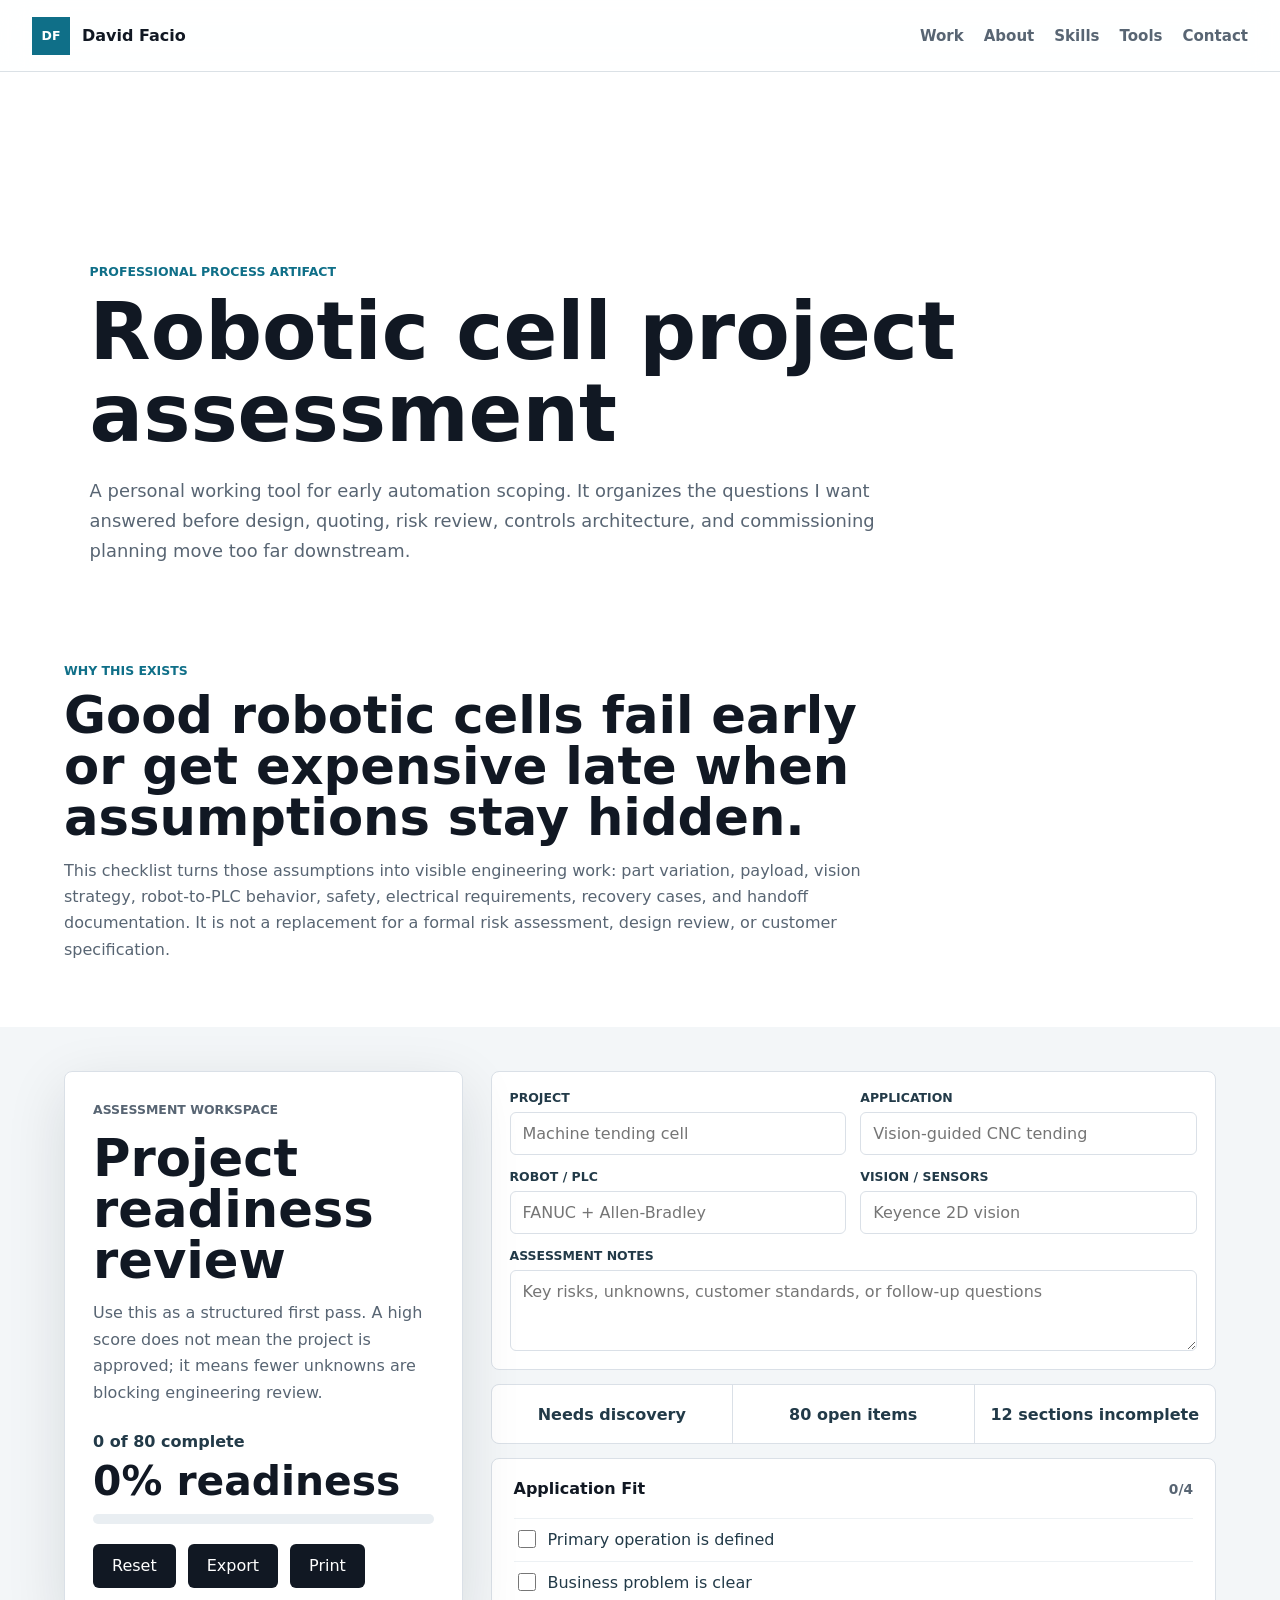
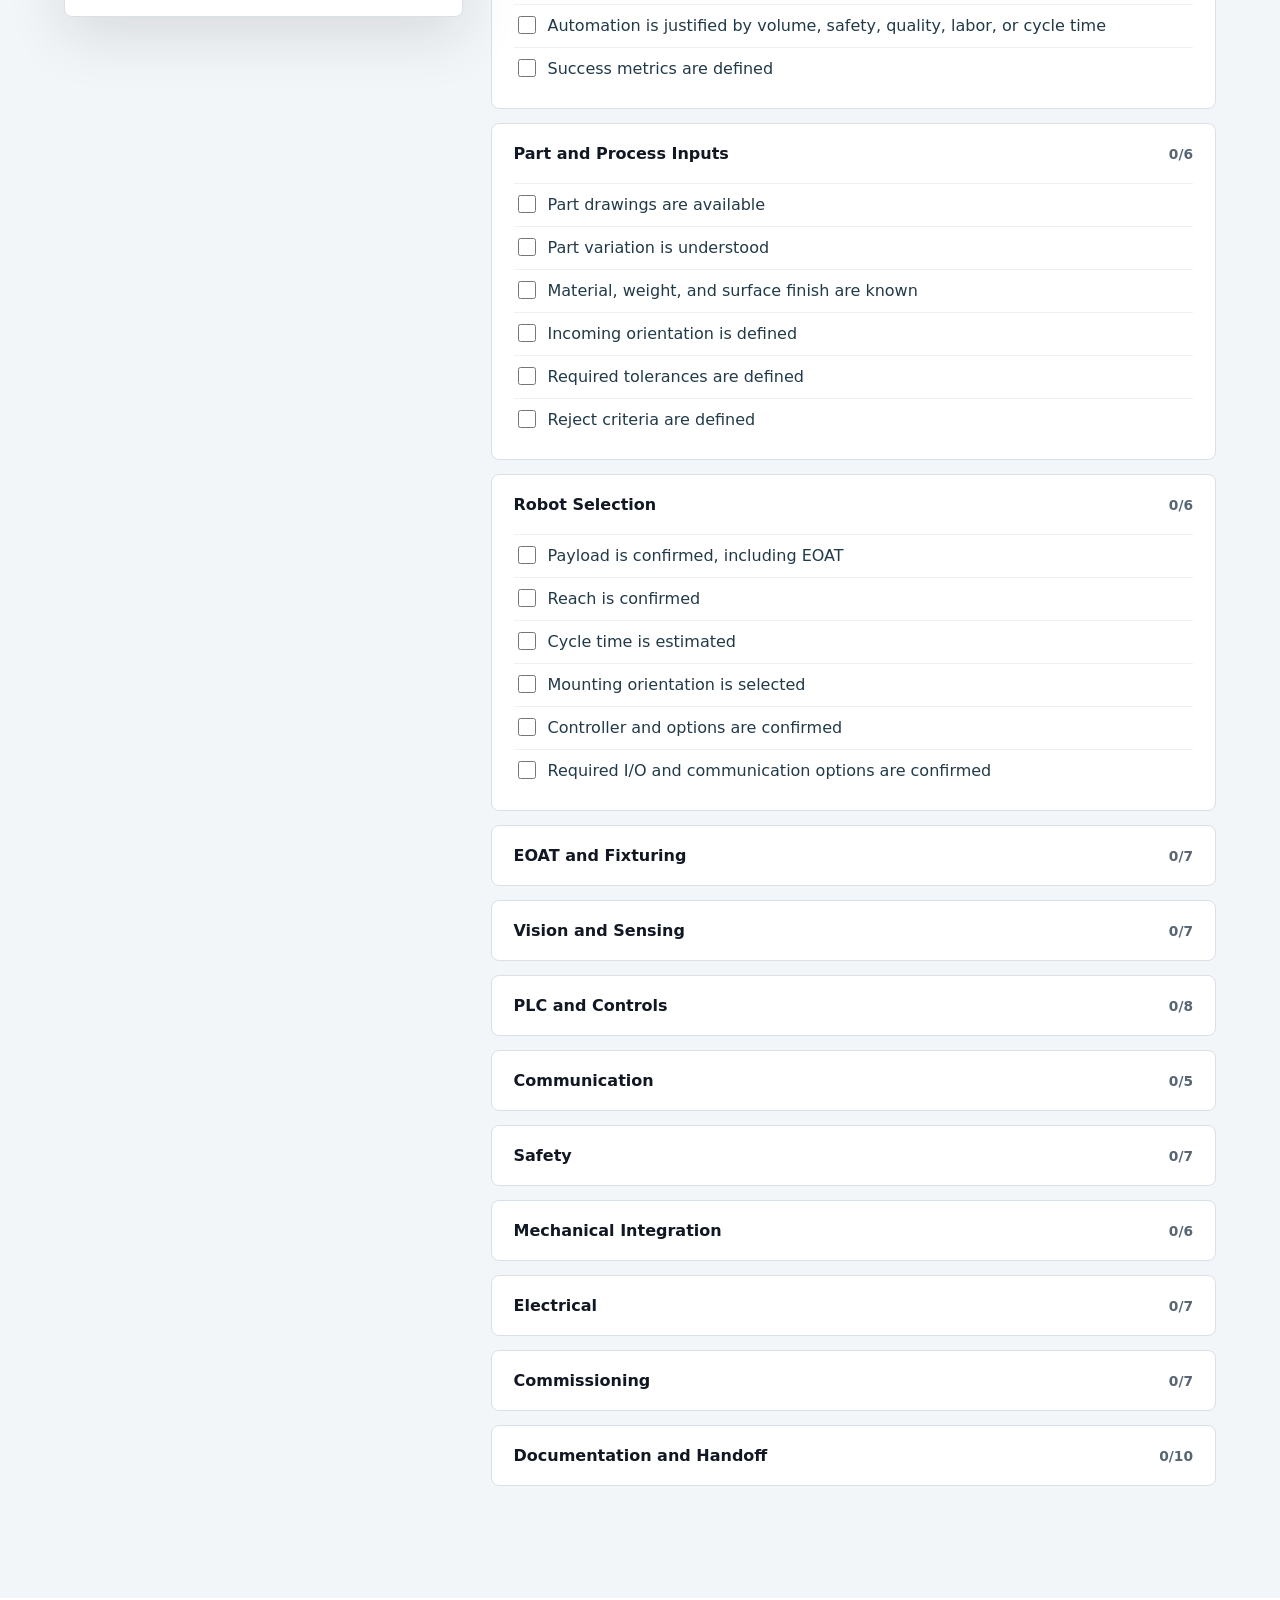
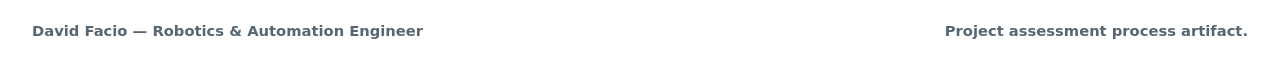
<file: tools-project-assessment.html>
<!doctype html>
<html lang="en">
  <head>
    <meta charset="utf-8" />
    <meta name="viewport" content="width=device-width, initial-scale=1" />
    <title>David Facio | Robotic Cell Project Assessment</title>
    <meta property="og:type" content="website" />
    <meta property="og:title" content="Robotic Cell Project Assessment — David Facio" />
    <meta property="og:description" content="A project-readiness assessment tool for robotic cells: discovery, risk, controls architecture, safety, and commissioning planning." />
    <meta property="og:url" content="https://djfacio.github.io/tools-project-assessment.html" />
    <meta property="og:image" content="https://djfacio.github.io/og-image.png" />
    <meta property="og:image:width" content="1200" />
    <meta property="og:image:height" content="630" />
    <meta name="twitter:card" content="summary_large_image" />
    <link rel="canonical" href="https://djfacio.github.io/tools-project-assessment.html" />
    <meta
      name="description"
      content="A project readiness assessment tool for robotic cell discovery, risk review, design planning, and commissioning preparation."
    />
    <link
      rel="icon"
      href="data:image/svg+xml,%3Csvg xmlns='http://www.w3.org/2000/svg' viewBox='0 0 38 38'%3E%3Crect width='38' height='38' fill='%230f6f88'/%3E%3Ctext x='19' y='26' font-family='Inter,sans-serif' font-size='18' font-weight='700' text-anchor='middle' fill='%23ffffff'%3EDF%3C/text%3E%3C/svg%3E"
    />
    <link rel="stylesheet" href="styles.css" />
  </head>
  <body>
    <header class="site-header">
      <a class="brand" href="index.html#top" aria-label="Portfolio home">
        <span class="brand-mark">DF</span>
        <span class="brand-text">David Facio</span>
      </a>
      <nav class="site-nav" aria-label="Primary navigation">
        <a href="index.html#work">Work</a>
        <a href="index.html#about">About</a>
        <a href="index.html#skills">Skills</a>
        <a href="index.html#tools">Tools</a>
        <a href="index.html#contact">Contact</a>
      </nav>
    </header>

    <main>
      <section class="tool-hero">
        <a class="breadcrumb dark-link" href="index.html#tools">Back to tools</a>
        <p class="eyebrow">Professional Process Artifact</p>
        <h1>Robotic cell project assessment</h1>
        <p>
          A personal working tool for early automation scoping. It organizes the questions I want answered
          before design, quoting, risk review, controls architecture, and commissioning planning move too far downstream.
        </p>
        <noscript>
          <p><strong>This interactive checklist requires JavaScript.</strong> Please enable it to load and use the assessment workspace.</p>
        </noscript>
      </section>

      <section class="section tool-context">
        <div class="section-heading">
          <p class="eyebrow">Why This Exists</p>
          <h2>Good robotic cells fail early or get expensive late when assumptions stay hidden.</h2>
          <p>
            This checklist turns those assumptions into visible engineering work: part variation, payload,
            vision strategy, robot-to-PLC behavior, safety, electrical requirements, recovery cases, and
            handoff documentation. It is not a replacement for a formal risk assessment, design review, or
            customer specification.
          </p>
        </div>
      </section>

      <section id="assessment" class="section assessment-section">
        <div class="assessment-layout">
          <div class="assessment-intro">
            <p class="eyebrow">Assessment Workspace</p>
            <h2>Project readiness review</h2>
            <p>
              Use this as a structured first pass. A high score does not mean the project is approved;
              it means fewer unknowns are blocking engineering review.
            </p>
            <div class="progress-panel">
              <span id="progressText">0 of 0 complete</span>
              <strong id="readinessScore">0% readiness</strong>
              <div class="progress-track" aria-hidden="true">
                <span id="progressBar"></span>
              </div>
            </div>
            <div class="assessment-actions">
              <button class="icon-button" id="resetChecklist" type="button" aria-label="Reset checklist" title="Reset checklist">
                Reset
              </button>
              <button class="icon-button" id="exportChecklist" type="button" aria-label="Export checklist summary" title="Export checklist summary">
                Export
              </button>
              <button class="icon-button" id="printChecklist" type="button" aria-label="Print checklist" title="Print checklist">
                Print
              </button>
            </div>
          </div>

          <div class="assessment-workspace">
            <form class="project-panel" aria-label="Project assessment details">
              <label>
                <span>Project</span>
                <input data-project-field="project" type="text" placeholder="Machine tending cell" />
              </label>
              <label>
                <span>Application</span>
                <input data-project-field="application" type="text" placeholder="Vision-guided CNC tending" />
              </label>
              <label>
                <span>Robot / PLC</span>
                <input data-project-field="robotPlc" type="text" placeholder="FANUC + Allen-Bradley" />
              </label>
              <label>
                <span>Vision / Sensors</span>
                <input data-project-field="vision" type="text" placeholder="Keyence 2D vision" />
              </label>
              <label class="wide-field">
                <span>Assessment Notes</span>
                <textarea data-project-field="notes" rows="3" placeholder="Key risks, unknowns, customer standards, or follow-up questions"></textarea>
              </label>
            </form>

            <div class="summary-strip" aria-live="polite">
              <span id="riskBand">Needs discovery</span>
              <span id="openItems">0 open items</span>
              <span id="criticalSections">0 sections incomplete</span>
            </div>

            <div class="checklist" id="checklist" aria-label="Robotic cell project assessment checklist"></div>
          </div>
        </div>
      </section>
    </main>

    <footer class="site-footer">
      <span>David Facio — Robotics & Automation Engineer</span>
      <span>Project assessment process artifact.</span>
    </footer>

    <script src="script.js"></script>
  </body>
</html>
</file>
<file: styles.css>
:root {
  --ink: #111823;
  --muted: #586573;
  --line: #dae0e7;
  --panel: #ffffff;
  --soft: #f3f6f8;
  --dark: #0c1622;          /* hero / contact / dark media surfaces */
  --steel: #223a48;
  --accent: #0f6f88;        /* brand: deep cyan-teal */
  --accent-ink: #ffffff;
  --brand-pop: #7fd6cb;     /* luminous teal for the hero name */
  --eyebrow-dark: #8fb9c2;  /* muted steel-cyan eyebrow on dark */
  --blue: #1f6feb;
  --green: #2a8c63;         /* semantic success */
  --amber: #b56b18;         /* semantic warn */
  --red: #a6423a;           /* semantic danger */
  --shadow: 0 18px 60px rgba(17, 24, 35, 0.12);
  font-family:
    Inter, ui-sans-serif, system-ui, -apple-system, BlinkMacSystemFont, "Segoe UI", sans-serif;
}

* {
  box-sizing: border-box;
}

html {
  scroll-behavior: smooth;
}

body {
  margin: 0;
  background: var(--soft);
  color: var(--ink);
}

a {
  color: inherit;
  text-decoration: none;
}

.site-header {
  position: sticky;
  top: 0;
  z-index: 20;
  display: flex;
  align-items: center;
  justify-content: space-between;
  gap: 24px;
  min-height: 72px;
  padding: 0 32px;
  border-bottom: 1px solid rgba(216, 222, 228, 0.9);
  background: rgba(255, 255, 255, 0.92);
  backdrop-filter: blur(14px);
}

.brand {
  display: flex;
  align-items: center;
  gap: 12px;
  font-weight: 700;
}

.brand-mark {
  display: grid;
  width: 38px;
  height: 38px;
  place-items: center;
  border: 2px solid var(--accent);
  background: var(--accent);
  color: var(--accent-ink);
  font-size: 0.78rem;
}

.brand-text {
  white-space: nowrap;
}

.site-nav {
  display: flex;
  align-items: center;
  gap: 20px;
  color: var(--muted);
  font-size: 0.94rem;
  font-weight: 600;
}

.site-nav a:hover {
  color: var(--ink);
}

.hero {
  position: relative;
  display: grid;
  min-height: calc(100svh - 72px);
  grid-template-columns: minmax(0, 1fr);
  align-items: end;
  overflow: hidden;
  background: var(--dark);
  color: #fff;
}

.hero-visual {
  position: absolute;
  inset: 0;
  background-color: var(--dark);
  background-image:
    linear-gradient(90deg, rgba(12, 22, 34, 0.94), rgba(12, 22, 34, 0.68) 48%, rgba(12, 22, 34, 0.24)),
    url("img/hero-cell.jpg");
  background-repeat: no-repeat, no-repeat;
  background-position: center center, center 42%;
  background-size: cover, cover;
}

/* On narrow screens the headline overlays the photo, so deepen the veil. */
@media (max-width: 900px) {
  .hero-visual {
    background-image:
      linear-gradient(180deg, rgba(12, 22, 34, 0.72), rgba(12, 22, 34, 0.88) 55%, rgba(12, 22, 34, 0.96)),
      url("img/hero-cell.jpg");
  }
}

.hero-content {
  position: relative;
  z-index: 2;
  width: min(760px, calc(100% - 40px));
  padding: 0 0 clamp(58px, 12vh, 120px) clamp(20px, 7vw, 96px);
}

.eyebrow {
  margin: 0 0 12px;
  color: var(--accent);
  font-size: 0.78rem;
  font-weight: 800;
  letter-spacing: 0;
  text-transform: uppercase;
}

.hero-name {
  margin: 0 0 10px;
  color: var(--brand-pop);
  font-size: clamp(1.3rem, 2.7vw, 1.75rem);
  font-weight: 800;
  letter-spacing: 0.01em;
}

.case-note {
  margin: 18px 0 0;
  color: var(--muted);
  font-size: 0.86rem;
  font-style: italic;
  line-height: 1.45;
}

.hero .eyebrow {
  color: var(--eyebrow-dark);
}

h1,
h2,
h3,
p {
  margin-top: 0;
}

h1 {
  max-width: 720px;
  margin-bottom: 22px;
  font-size: clamp(2.3rem, 6.2vw, 5rem);
  line-height: 1.03;
  letter-spacing: 0;
}

h2 {
  margin-bottom: 14px;
  font-size: clamp(2rem, 4vw, 3.35rem);
  line-height: 1;
  letter-spacing: 0;
}

h3 {
  margin-bottom: 10px;
  font-size: 1.12rem;
  line-height: 1.22;
  letter-spacing: 0;
}

.hero-copy {
  max-width: 680px;
  color: rgba(255, 255, 255, 0.82);
  font-size: clamp(1rem, 2vw, 1.25rem);
  line-height: 1.6;
}

.hero-actions,
.assessment-actions,
.contact-links {
  display: flex;
  flex-wrap: wrap;
  gap: 12px;
}

.button,
.icon-button {
  display: inline-flex;
  min-height: 44px;
  align-items: center;
  justify-content: center;
  border: 1px solid transparent;
  border-radius: 6px;
  padding: 0 18px;
  font-weight: 800;
  cursor: pointer;
}

.button.primary {
  background: var(--accent);
  color: var(--accent-ink);
}

.button.secondary {
  border-color: rgba(255, 255, 255, 0.36);
  color: #fff;
}

.button:hover,
.icon-button:hover {
  transform: translateY(-1px);
}

.metrics {
  display: grid;
  grid-template-columns: repeat(4, 1fr);
  border-bottom: 1px solid var(--line);
  background: #fff;
}

.metrics div {
  min-height: 132px;
  padding: 28px 32px;
  border-right: 1px solid var(--line);
}

.metrics div:last-child {
  border-right: 0;
}

.metrics strong {
  display: block;
  margin-bottom: 8px;
  font-size: clamp(2rem, 4vw, 3rem);
  line-height: 1;
}

.metrics span {
  color: var(--muted);
  font-weight: 700;
}

.section {
  padding: clamp(64px, 10vw, 112px) clamp(20px, 5vw, 72px);
}

.section-heading {
  max-width: 850px;
  margin-bottom: 32px;
}

.section-heading p:not(.eyebrow),
.assessment-intro p,
.contact-band p,
.growth-grid p,
.skill-columns p,
.case-body p {
  color: var(--muted);
  line-height: 1.65;
}

.case-grid {
  display: grid;
  grid-template-columns: repeat(2, minmax(0, 1fr));
  gap: 18px;
}

.case-card {
  overflow: hidden;
  border: 1px solid var(--line);
  border-radius: 8px;
  background: var(--panel);
  box-shadow: 0 10px 32px rgba(22, 26, 29, 0.08);
}

.case-media {
  position: relative;
  display: grid;
  min-height: 210px;
  grid-template-columns: repeat(3, 1fr);
  align-items: center;
  gap: 14px;
  padding: 24px;
  overflow: hidden;
  color: #fff;
  font-weight: 800;
}

.case-media span {
  position: relative;
  z-index: 2;
  display: grid;
  min-height: 68px;
  place-items: center;
  border: 1px solid rgba(255, 255, 255, 0.32);
  background: rgba(255, 255, 255, 0.12);
  text-align: center;
}

.case-media::before {
  position: absolute;
  inset: 0;
  content: "";
  background:
    repeating-linear-gradient(90deg, transparent, transparent 24px, rgba(255, 255, 255, 0.06) 25px),
    repeating-linear-gradient(0deg, transparent, transparent 24px, rgba(255, 255, 255, 0.06) 25px);
}

.case-media.code-media {
  position: relative;
  display: block;
  padding: 0;
  height: 210px;
  min-height: 210px;
  overflow: hidden;
  background: radial-gradient(115% 105% at 50% 128%, #172c46 0%, #0a1420 66%), #0a1420;
  perspective: 210px;
  perspective-origin: 50% 4%;
}

.case-media.code-media::before {
  display: none;
}

.code-crawl {
  position: absolute;
  left: 0;
  right: 0;
  bottom: 6px;
  transform: rotateX(50deg);
  transform-origin: 50% 100%;
  -webkit-mask-image: linear-gradient(to top, #000 6%, rgba(0, 0, 0, 0.42) 46%, transparent 78%);
  mask-image: linear-gradient(to top, #000 6%, rgba(0, 0, 0, 0.42) 46%, transparent 78%);
}

.code-crawl pre {
  margin: 0;
  padding: 0;
  text-align: center;
  color: #f4c340;
  font: 700 10.5px/1.5 "SFMono-Regular", ui-monospace, Menlo, Consolas, "Liberation Mono", monospace;
  white-space: pre;
  text-shadow: 0 0 8px rgba(244, 195, 64, 0.32);
}

.case-media.code-media .code-badge {
  position: absolute;
  left: 14px;
  bottom: 12px;
  z-index: 3;
  display: inline-block;
  min-height: 0;
  padding: 3px 9px;
  border: 0;
  border-radius: 5px;
  background: rgba(10, 20, 32, 0.82);
  color: #9fb3c8;
  font: 600 11px "SFMono-Regular", ui-monospace, monospace;
}

.case-media.has-photo {
  display: block;
  padding: 0;
}

.case-media.has-photo::before {
  display: none;
}

.case-media.has-photo img {
  position: relative;
  z-index: 2;
  width: 100%;
  height: 100%;
  min-height: 210px;
  object-fit: cover;
  object-position: center 42%;
}

/* Unified dark "blueprint" header — one scheme across all case cards. */
.cnc-media,
.dual-media,
.standards-media,
.gtforce-media,
.dbr-media {
  background: linear-gradient(135deg, var(--dark), var(--steel));
}

.case-body {
  padding: 26px;
}

/* p.case-type needed so this outranks the broad `.case-body p` muted rule. */
p.case-type {
  margin-bottom: 8px;
  color: var(--accent);
  font-size: 0.78rem;
  font-weight: 800;
  text-transform: uppercase;
}

.tag-list {
  display: flex;
  flex-wrap: wrap;
  gap: 8px;
  margin: 22px 0 0;
  padding: 0;
  list-style: none;
}

.tag-list li {
  border: 1px solid var(--line);
  border-radius: 999px;
  padding: 6px 10px;
  color: var(--steel);
  font-size: 0.82rem;
  font-weight: 800;
}

.case-link {
  display: inline-flex;
  min-height: 42px;
  align-items: center;
  margin-top: 22px;
  border-bottom: 2px solid var(--accent);
  color: var(--ink);
  font-weight: 900;
}

.skill-band,
.growth-band {
  background: #fff;
}

.hardware-grid {
  display: grid;
  grid-template-columns: repeat(auto-fit, minmax(260px, 1fr));
  gap: 16px;
}

.hardware-grid figure {
  margin: 0;
  overflow: hidden;
  border: 1px solid var(--line);
  border-radius: 10px;
  background: var(--panel);
  box-shadow: 0 10px 32px rgba(22, 26, 29, 0.08);
}

.hardware-grid img {
  display: block;
  width: 100%;
  height: 220px;
  object-fit: cover;
  object-position: center 55%;
  background: var(--dark);
}

.hardware-grid figcaption {
  padding: 13px 16px;
  color: var(--steel);
  font-size: 0.9rem;
  font-weight: 800;
}

/* ===== About band ===== */
.about-band {
  background: #fff;
}

.about-layout {
  display: grid;
  grid-template-columns: minmax(220px, 0.42fr) minmax(0, 1fr);
  align-items: start;
  gap: clamp(24px, 5vw, 56px);
}

.about-portrait {
  margin: 0;
  overflow: hidden;
  border: 1px solid var(--line);
  border-radius: 10px;
  background: var(--panel);
  box-shadow: 0 10px 32px rgba(22, 26, 29, 0.08);
}

.about-portrait img {
  display: block;
  width: 100%;
  height: auto;
}

.about-copy p {
  max-width: 720px;
  margin-bottom: 16px;
  color: var(--muted);
  font-size: 1.03rem;
  line-height: 1.7;
}

.about-copy p:last-child {
  margin-bottom: 0;
}

.about-pair {
  display: flex;
  flex-wrap: wrap;
  gap: 16px;
  margin-top: 28px;
}

.about-pair figure {
  flex: 0 0 auto;
  width: fit-content;
  max-width: 100%;
}

.about-pair figure img {
  display: block;
  width: auto;
  max-width: 100%;
  height: 440px;
  object-fit: cover;
}

/* Caption fills the figure but never widens it (image drives the width). */
.about-pair figcaption {
  width: 0;
  min-width: 100%;
  box-sizing: border-box;
}

.skill-columns,
.tool-grid,
.growth-grid {
  display: grid;
  grid-template-columns: repeat(3, minmax(0, 1fr));
  gap: 1px;
  border: 1px solid var(--line);
  background: var(--line);
}

.skill-columns div,
.tool-card,
.growth-grid div {
  min-height: 188px;
  padding: 26px;
  background: #fff;
}

.tool-grid {
  grid-template-columns: repeat(2, minmax(0, 1fr));
}

.tool-card {
  border: 0;
}

.tool-hero {
  padding: clamp(64px, 10vw, 120px) clamp(20px, 7vw, 96px) clamp(44px, 7vw, 80px);
  background: #fff;
}

.tool-hero h1 {
  max-width: 940px;
  color: var(--ink);
}

.tool-hero p:not(.eyebrow) {
  max-width: 820px;
  color: var(--muted);
  font-size: 1.12rem;
  line-height: 1.65;
}

.dark-link {
  color: var(--ink);
  border-bottom-color: var(--accent);
}

.tool-context {
  padding-top: 0;
  padding-bottom: 32px;
  background: #fff;
}

.assessment-section {
  padding-top: 44px;
}

.assessment-layout {
  display: grid;
  grid-template-columns: minmax(280px, 0.78fr) minmax(0, 1.42fr);
  gap: 28px;
  align-items: start;
}

.assessment-intro {
  position: sticky;
  top: 96px;
  padding: 28px;
  border: 1px solid var(--line);
  border-radius: 8px;
  background: #fff;
  box-shadow: var(--shadow);
}

.progress-panel {
  margin: 26px 0 20px;
}

.progress-panel span {
  display: block;
  margin-bottom: 10px;
  color: var(--steel);
  font-weight: 800;
}

.progress-panel strong {
  display: block;
  margin-bottom: 12px;
  font-size: clamp(1.6rem, 4vw, 2.55rem);
  line-height: 1;
}

.progress-track {
  height: 10px;
  overflow: hidden;
  border-radius: 999px;
  background: #e9eef2;
}

.progress-track span {
  display: block;
  width: 0%;
  height: 100%;
  background: var(--green);
}

.icon-button {
  background: var(--ink);
  color: #fff;
  font: inherit;
}

.checklist {
  display: grid;
  gap: 14px;
}

.assessment-workspace {
  display: grid;
  gap: 14px;
}

.project-panel {
  display: grid;
  grid-template-columns: repeat(2, minmax(0, 1fr));
  gap: 14px;
  padding: 18px;
  border: 1px solid var(--line);
  border-radius: 8px;
  background: #fff;
}

.project-panel label {
  display: grid;
  gap: 7px;
}

.project-panel span {
  color: var(--steel);
  font-size: 0.78rem;
  font-weight: 900;
  text-transform: uppercase;
}

.project-panel input,
.project-panel textarea {
  width: 100%;
  border: 1px solid var(--line);
  border-radius: 6px;
  padding: 11px 12px;
  color: var(--ink);
  font: inherit;
}

.project-panel input:focus,
.project-panel textarea:focus {
  outline: 2px solid rgba(15, 111, 136, 0.28);
  border-color: var(--accent);
}

.wide-field {
  grid-column: 1 / -1;
}

.summary-strip {
  display: grid;
  grid-template-columns: repeat(3, minmax(0, 1fr));
  gap: 1px;
  overflow: hidden;
  border: 1px solid var(--line);
  border-radius: 8px;
  background: var(--line);
}

.summary-strip span {
  min-height: 58px;
  display: grid;
  place-items: center;
  padding: 12px;
  background: #fff;
  color: var(--steel);
  font-weight: 900;
  text-align: center;
}

.check-section {
  border: 1px solid var(--line);
  border-radius: 8px;
  background: #fff;
}

.check-section summary {
  display: flex;
  align-items: center;
  justify-content: space-between;
  gap: 16px;
  padding: 20px 22px;
  font-weight: 900;
  cursor: pointer;
}

.check-section summary::-webkit-details-marker {
  display: none;
}

.check-section summary span {
  color: var(--muted);
  font-size: 0.86rem;
  font-weight: 800;
}

.check-items {
  display: grid;
  gap: 0;
  padding: 0 22px 18px;
}

.check-item {
  display: grid;
  grid-template-columns: 22px 1fr;
  gap: 12px;
  align-items: start;
  padding: 10px 0;
  border-top: 1px solid #edf1f4;
  color: var(--steel);
  line-height: 1.35;
}

.check-item input {
  width: 18px;
  height: 18px;
  margin-top: 1px;
  accent-color: var(--green);
}

.contact-band {
  display: grid;
  grid-template-columns: minmax(0, 1fr) auto;
  gap: 28px;
  align-items: center;
  background: var(--ink);
  color: #fff;
}

.contact-band p {
  max-width: 820px;
  color: rgba(255, 255, 255, 0.76);
}

.contact-links a {
  display: inline-flex;
  min-height: 44px;
  align-items: center;
  border: 1px solid rgba(255, 255, 255, 0.3);
  border-radius: 6px;
  padding: 0 16px;
  font-weight: 800;
}

.site-footer {
  display: flex;
  flex-wrap: wrap;
  justify-content: space-between;
  gap: 12px;
  padding: 24px 32px;
  color: var(--muted);
  background: #fff;
  font-size: 0.92rem;
  font-weight: 700;
}

.case-page {
  background: #fff;
}

.case-hero-detail {
  min-height: 64svh;
  padding: clamp(64px, 11vw, 120px) clamp(20px, 7vw, 96px);
  color: #fff;
}

.case-hero-detail h1 {
  max-width: 960px;
  margin-bottom: 22px;
}

.case-hero-detail p:not(.eyebrow) {
  max-width: 780px;
  color: rgba(255, 255, 255, 0.8);
  font-size: 1.12rem;
  line-height: 1.65;
}

.cnc-detail {
  background:
    linear-gradient(90deg, rgba(12, 22, 34, 0.94), rgba(12, 22, 34, 0.58)),
    repeating-linear-gradient(90deg, transparent, transparent 44px, rgba(255, 255, 255, 0.06) 45px),
    linear-gradient(135deg, var(--dark), var(--steel));
}

.dual-detail {
  background:
    linear-gradient(90deg, rgba(12, 22, 34, 0.94), rgba(12, 22, 34, 0.58)),
    repeating-linear-gradient(90deg, transparent, transparent 44px, rgba(255, 255, 255, 0.06) 45px),
    linear-gradient(135deg, var(--dark), var(--steel));
}

.fanuc-detail {
  background:
    linear-gradient(90deg, rgba(12, 22, 34, 0.94), rgba(12, 22, 34, 0.58)),
    repeating-linear-gradient(90deg, transparent, transparent 44px, rgba(255, 255, 255, 0.06) 45px),
    linear-gradient(135deg, var(--dark), var(--steel));
}

.gtforce-detail {
  background:
    linear-gradient(90deg, rgba(12, 22, 34, 0.94), rgba(12, 22, 34, 0.58)),
    repeating-linear-gradient(90deg, transparent, transparent 44px, rgba(255, 255, 255, 0.06) 45px),
    linear-gradient(135deg, var(--dark), var(--steel));
}

.dbr-detail {
  background:
    linear-gradient(90deg, rgba(12, 22, 34, 0.94), rgba(12, 22, 34, 0.58)),
    repeating-linear-gradient(90deg, transparent, transparent 44px, rgba(255, 255, 255, 0.06) 45px),
    linear-gradient(135deg, var(--dark), var(--steel));
}

.breadcrumb {
  display: inline-flex;
  min-height: 38px;
  align-items: center;
  margin-bottom: 34px;
  border-bottom: 2px solid rgba(255, 255, 255, 0.62);
  color: #fff;
  font-weight: 900;
}

.case-detail-grid {
  display: grid;
  grid-template-columns: minmax(260px, 0.48fr) minmax(0, 1fr);
  gap: clamp(24px, 5vw, 64px);
  padding: clamp(56px, 8vw, 96px) clamp(20px, 7vw, 96px);
}

.case-facts {
  position: sticky;
  top: 96px;
  align-self: start;
  border: 1px solid var(--line);
  border-radius: 8px;
  background: var(--soft);
}

.case-facts h2 {
  padding: 24px 24px 0;
  font-size: 1.35rem;
}

.case-facts dl {
  margin: 0;
  padding: 10px 24px 24px;
}

.case-facts div {
  padding: 16px 0;
  border-bottom: 1px solid var(--line);
}

.case-facts div:last-child {
  border-bottom: 0;
}

.case-facts dt {
  margin-bottom: 4px;
  color: var(--muted);
  font-size: 0.78rem;
  font-weight: 900;
  text-transform: uppercase;
}

.case-facts dd {
  margin: 0;
  color: var(--ink);
  font-weight: 800;
}

.case-sections {
  display: grid;
  gap: 18px;
}

.detail-section {
  border-bottom: 1px solid var(--line);
  padding-bottom: 28px;
}

.detail-section h2 {
  font-size: clamp(1.7rem, 3vw, 2.5rem);
}

.detail-section p,
.decision-list,
.evidence-list {
  max-width: 860px;
  color: var(--muted);
  font-size: 1.03rem;
  line-height: 1.7;
}

.decision-list,
.evidence-list {
  margin: 0;
  padding-left: 20px;
}

.decision-list li,
.evidence-list li {
  margin-bottom: 10px;
}

.case-diagram {
  margin: 10px 0 0;
  padding-bottom: 6px;
  overflow-x: auto;
}

.case-diagram svg {
  display: block;
  width: 100%;
  min-width: 660px;
  height: auto;
}

/* ===== Case-study photography ===== */
.case-gallery {
  display: grid;
  grid-template-columns: repeat(auto-fit, minmax(240px, 1fr));
  gap: 16px;
  margin: 4px 0 0;
}

.case-figure {
  margin: 0;
  overflow: hidden;
  border: 1px solid var(--line);
  border-radius: 10px;
  background: var(--panel);
  box-shadow: 0 10px 32px rgba(22, 26, 29, 0.08);
}

.case-figure img {
  display: block;
  width: 100%;
  height: 300px;
  object-fit: cover;
  object-position: center 45%;
  background: var(--dark);
}

.case-figure.tall img {
  height: 420px;
}

.case-figure.wide {
  grid-column: 1 / -1;
  background: var(--soft);
}

.case-figure.wide img {
  width: auto;
  max-width: 100%;
  height: auto;
  max-height: 620px;
  margin: 0 auto;
  background: transparent;
  object-fit: contain;
}

.case-figure figcaption {
  padding: 13px 16px;
  color: var(--steel);
  font-size: 0.9rem;
  font-weight: 800;
  line-height: 1.5;
}

.photo-note {
  margin: 14px 0 0;
  color: var(--muted);
  font-size: 0.88rem;
  font-style: italic;
}

/* ===== Robot-to-PLC handshake simulator ===== */
.sim-section {
  padding-top: 8px;
  background: #fff;
}

.sim-controls {
  display: flex;
  flex-wrap: wrap;
  align-items: center;
  justify-content: space-between;
  gap: 16px;
  margin-bottom: 20px;
  padding: 16px;
  border: 1px solid var(--line);
  border-radius: 10px;
  background: var(--soft);
}

.mode-switch {
  display: inline-flex;
  padding: 4px;
  border: 1px solid var(--line);
  border-radius: 8px;
  background: #fff;
}

.mode-btn {
  min-height: 38px;
  padding: 0 18px;
  border: 0;
  border-radius: 6px;
  background: transparent;
  color: var(--muted);
  font: inherit;
  font-weight: 800;
  cursor: pointer;
}

.mode-btn.is-active {
  background: var(--ink);
  color: #fff;
}

.sim-buttons {
  display: flex;
  flex-wrap: wrap;
  gap: 8px;
}

.icon-button.ghost {
  background: #fff;
  border-color: var(--line);
  color: var(--ink);
}

.icon-button.warn {
  background: var(--amber);
  color: #fff;
}

.icon-button.danger {
  background: var(--red);
  color: #fff;
}

.icon-button:disabled {
  opacity: 0.45;
  cursor: not-allowed;
}

.sim-grid {
  display: grid;
  grid-template-columns: repeat(2, minmax(0, 1fr));
  gap: 16px;
}

.sim-panel {
  padding: 18px;
  border: 1px solid var(--line);
  border-radius: 10px;
  background: #fff;
  box-shadow: 0 8px 26px rgba(22, 26, 29, 0.05);
}

.chart-panel,
.flags-panel {
  grid-column: 1 / -1;
}

.panel-title {
  display: flex;
  align-items: center;
  justify-content: space-between;
  gap: 10px;
  margin-bottom: 14px;
  color: var(--steel);
  font-size: 0.82rem;
  font-weight: 900;
  text-transform: uppercase;
  letter-spacing: 0.02em;
}

.chart-hint {
  color: var(--muted);
  font-size: 0.72rem;
  font-weight: 700;
  text-transform: none;
}

/* HMI panel */
.hmi-state {
  padding: 14px 16px;
  border-radius: 8px;
  background: #eef2f5;
  color: var(--ink);
  font-size: 1.5rem;
  font-weight: 900;
  letter-spacing: 0.04em;
  text-align: center;
}

.hmi-state[data-tone="run"] { background: rgba(42, 140, 99, 0.16); color: var(--green); }
.hmi-state[data-tone="warn"] { background: rgba(181, 107, 24, 0.16); color: var(--amber); }
.hmi-state[data-tone="danger"] { background: rgba(166, 66, 58, 0.16); color: var(--red); }
.hmi-state[data-tone="idle"] { background: #eef2f5; color: var(--steel); }

.hmi-readout {
  display: grid;
  grid-template-columns: 1fr 1fr;
  gap: 12px;
  margin: 16px 0 0;
}

.hmi-readout div {
  padding: 10px 12px;
  border: 1px solid var(--line);
  border-radius: 8px;
  background: var(--soft);
}

.hmi-readout dt {
  color: var(--muted);
  font-size: 0.7rem;
  font-weight: 900;
  text-transform: uppercase;
}

.hmi-readout dd {
  margin: 4px 0 0;
  color: var(--ink);
  font-weight: 800;
}

.hmi-message {
  margin: 14px 0 0;
  padding: 12px 14px;
  border-left: 4px solid var(--blue);
  border-radius: 4px;
  background: var(--soft);
  color: var(--steel);
  font-size: 0.92rem;
  line-height: 1.5;
}

.hb {
  width: 12px;
  height: 12px;
  border-radius: 50%;
  background: #cfd8de;
  box-shadow: 0 0 0 0 rgba(42, 140, 99, 0);
  transition: background 0.15s, box-shadow 0.15s;
}

.hb.beat {
  background: var(--green);
  box-shadow: 0 0 0 4px rgba(42, 140, 99, 0.18);
}

/* Handshake node diagram */
.node-diagram {
  display: grid;
  grid-template-columns: auto 1fr auto;
  gap: 12px;
  align-items: center;
}

.node {
  display: grid;
  gap: 3px;
  padding: 16px 14px;
  border: 2px solid var(--steel);
  border-radius: 10px;
  background: var(--soft);
  text-align: center;
  transition: border-color 0.15s, background 0.15s, box-shadow 0.15s;
}

.node-tag {
  font-size: 1.05rem;
  font-weight: 900;
  letter-spacing: 0.04em;
}

.node-sub {
  color: var(--muted);
  font-size: 0.72rem;
  font-weight: 700;
}

.node.is-active {
  border-color: #d8a12a;
  background: rgba(45, 212, 191, 0.16);
  box-shadow: 0 0 0 4px rgba(45, 212, 191, 0.16);
}

.node.is-fault {
  border-color: var(--red);
  background: rgba(166, 66, 58, 0.12);
  box-shadow: 0 0 0 4px rgba(166, 66, 58, 0.14);
}

.node-wires {
  display: grid;
  gap: 8px;
}

.wire {
  position: relative;
  display: flex;
  align-items: center;
  gap: 8px;
  padding: 6px 8px;
  border-radius: 6px;
  background: var(--soft);
}

.wire-label {
  min-width: 104px;
  color: var(--muted);
  font-size: 0.72rem;
  font-weight: 800;
  letter-spacing: 0.02em;
}

.wire-arrow {
  position: relative;
  flex: 1;
  height: 3px;
  border-radius: 2px;
  background: #d3dbe1;
}

.wire-arrow::after {
  position: absolute;
  top: 50%;
  content: "";
  width: 8px;
  height: 8px;
  border-top: 3px solid #b7c2ca;
  border-right: 3px solid #b7c2ca;
}

.wire-arrow.to-robot::after { right: -1px; transform: translateY(-50%) rotate(45deg); }
.wire-arrow.to-plc::after { left: -1px; transform: translateY(-50%) rotate(-135deg); }

.wire.is-active .wire-label { color: var(--ink); }
.wire.is-active .wire-arrow { background: #e0a52a; }
.wire.is-active .wire-arrow::after { border-color: #e0a52a; }
.wire.is-active { background: rgba(45, 212, 191, 0.14); }

/* Signal LED lists */
.led-list {
  display: grid;
  gap: 8px;
  margin: 0;
  padding: 0;
  list-style: none;
}

.flags-panel .led-list {
  grid-template-columns: repeat(auto-fit, minmax(180px, 1fr));
}

.led-row {
  display: grid;
  grid-template-columns: 16px 1fr auto;
  align-items: center;
  gap: 10px;
  padding: 8px 10px;
  border: 1px solid var(--line);
  border-radius: 6px;
  background: var(--soft);
}

.led {
  width: 14px;
  height: 14px;
  border-radius: 50%;
  border: 2px solid #c2ccd3;
  background: #eef2f5;
}

.led-name {
  color: var(--steel);
  font-size: 0.86rem;
  font-weight: 800;
  font-family: ui-monospace, "Cascadia Code", Consolas, monospace;
}

.led-val {
  color: var(--muted);
  font-weight: 900;
  font-variant-numeric: tabular-nums;
}

.led-row.on .led {
  border-color: var(--green);
  background: var(--green);
  box-shadow: 0 0 0 3px rgba(42, 140, 99, 0.16);
}

.led-row.on .led-val { color: var(--green); }
.led-row[data-tone="warn"].on .led { border-color: var(--amber); background: var(--amber); box-shadow: 0 0 0 3px rgba(181, 107, 24, 0.16); }
.led-row[data-tone="warn"].on .led-val { color: var(--amber); }
.led-row[data-tone="danger"].on .led { border-color: var(--red); background: var(--red); box-shadow: 0 0 0 3px rgba(166, 66, 58, 0.16); }
.led-row[data-tone="danger"].on .led-val { color: var(--red); }

/* Timing chart */
.chart-panel canvas {
  display: block;
  width: 100%;
  height: auto;
}

.sim-note {
  margin: 20px 0 0;
  color: var(--muted);
  font-size: 0.84rem;
  font-style: italic;
  line-height: 1.5;
}

@media (max-width: 720px) {
  .sim-grid { grid-template-columns: 1fr; }
  .flags-panel .led-list { grid-template-columns: 1fr; }
  .hmi-readout { grid-template-columns: 1fr; }
  .node-diagram { grid-template-columns: 1fr; }
}

@media (max-width: 980px) {
  .site-header {
    position: static;
    align-items: flex-start;
    flex-direction: column;
    padding: 18px 20px;
  }

  .site-nav {
    width: 100%;
    overflow-x: auto;
    padding-bottom: 4px;
  }

  .metrics,
  .case-grid,
  .case-detail-grid,
  .skill-columns,
  .tool-grid,
  .growth-grid,
  .hardware-grid,
  .assessment-layout,
  .project-panel,
  .summary-strip,
  .contact-band {
    grid-template-columns: 1fr;
  }

  .metrics div {
    border-right: 0;
    border-bottom: 1px solid var(--line);
  }

  .assessment-intro {
    position: static;
  }

  .case-facts {
    position: static;
  }

  .about-layout {
    grid-template-columns: minmax(0, 1fr);
  }

  .about-portrait {
    max-width: 320px;
  }
}

@media (max-width: 640px) {
  .brand-text {
    white-space: normal;
  }

  .hero {
    min-height: 760px;
  }

  .hero-content {
    width: 100%;
    padding: 0 20px 52px;
  }

  .case-media {
    min-height: 180px;
    grid-template-columns: 1fr;
  }

  .case-media span {
    min-height: 44px;
  }

  .case-figure img,
  .case-figure.tall img {
    height: 240px;
  }

  .about-pair {
    flex-direction: column;
  }

  .about-pair figure {
    flex: 1 1 auto;
    width: auto;
  }

  .about-pair figure img {
    width: 100%;
    height: 300px;
  }

  .section {
    padding: 56px 18px;
  }
}

/* =====================================================================
   Interactive effects (effects.js). Everything here is scoped under
   html.fx-ready / html.fx-cursor, both added by JS only when motion is
   allowed — so the no-JS and reduced-motion experiences are untouched.
   ===================================================================== */

/* --- TCP reticle cursor (trails the native pointer, which stays visible) --- */
.fx-reticle {
  position: fixed;
  top: 0;
  left: 0;
  z-index: 9999;
  width: 56px;
  height: 56px;
  pointer-events: none;
  opacity: 0;
  will-change: transform;
  transition: opacity 0.2s ease;
}

.fx-reticle.is-visible {
  opacity: 1;
}

/* Four machine-vision corner brackets that frame the hotspot (a part-locator fiducial). */
.fx-reticle-corner {
  position: absolute;
  width: 9px;
  height: 9px;
  border: 1.5px solid var(--accent);
  transition:
    top 0.2s cubic-bezier(0.22, 1, 0.36, 1),
    left 0.2s cubic-bezier(0.22, 1, 0.36, 1),
    right 0.2s cubic-bezier(0.22, 1, 0.36, 1),
    bottom 0.2s cubic-bezier(0.22, 1, 0.36, 1),
    transform 0.18s ease;
}

.fx-reticle-corner.tl { top: 5px; left: 5px; border-right: 0; border-bottom: 0; }
.fx-reticle-corner.tr { top: 5px; right: 5px; border-left: 0; border-bottom: 0; }
.fx-reticle-corner.bl { bottom: 5px; left: 5px; border-right: 0; border-top: 0; }
.fx-reticle-corner.br { bottom: 5px; right: 5px; border-left: 0; border-top: 0; }

/* Center point — a precise focal dot at the reticle's core. */
.fx-reticle-dot {
  position: absolute;
  top: 50%;
  left: 50%;
  width: 4px;
  height: 4px;
  margin: -2px 0 0 -2px;
  border-radius: 50%;
  background: var(--accent);
  transition: transform 0.18s ease;
}

/* Target acquired: brackets clamp inward and the center dot grows — motion only, no glow. */
.fx-reticle.is-target .fx-reticle-corner.tl { top: 18px; left: 18px; }
.fx-reticle.is-target .fx-reticle-corner.tr { top: 18px; right: 18px; }
.fx-reticle.is-target .fx-reticle-corner.bl { bottom: 18px; left: 18px; }
.fx-reticle.is-target .fx-reticle-corner.br { bottom: 18px; right: 18px; }
.fx-reticle.is-target .fx-reticle-dot { transform: scale(1.6); }

.fx-reticle.is-down .fx-reticle-corner { transform: scale(0.82); }

/* Hero plate and content are transformed inline by JS; hint the compositor. */
.fx-ready .hero-visual {
  will-change: transform, filter;
}

.fx-ready .hero-content {
  will-change: transform, opacity;
}

/* --- Magnetic buttons + card tilt easing --- */
.fx-ready .hero-actions .button {
  transition: transform 0.25s cubic-bezier(0.22, 1, 0.36, 1), background 0.2s ease;
}

.fx-ready .case-card,
.fx-ready .tool-card {
  transform-style: preserve-3d;
  transition: transform 0.3s cubic-bezier(0.22, 1, 0.36, 1),
    box-shadow 0.3s ease;
  will-change: transform;
}

.fx-ready .case-card:hover,
.fx-ready .tool-card:hover {
  box-shadow: 0 26px 60px rgba(22, 26, 29, 0.18);
}

/* --- Scroll reveal --- */
.fx-reveal {
  opacity: 0;
  transform: translateY(22px);
  transition:
    opacity 0.6s cubic-bezier(0.22, 1, 0.36, 1),
    transform 0.6s cubic-bezier(0.22, 1, 0.36, 1);
  transition-delay: var(--fx-delay, 0ms);
}

.fx-reveal.is-in {
  opacity: 1;
  transform: none;
}

@media (prefers-reduced-motion: reduce) {
  html {
    scroll-behavior: auto;
  }

  *,
  *::before,
  *::after {
    animation-duration: 0.01ms !important;
    animation-iteration-count: 1 !important;
    transition-duration: 0.01ms !important;
  }

  .button:hover,
  .icon-button:hover {
    transform: none;
  }

  /* Never leave reveal targets hidden if motion is disabled. */
  .fx-reveal {
    opacity: 1 !important;
    transform: none !important;
  }
}

@media print {
  .site-header,
  .hero,
  .metrics,
  .case-grid,
  .skill-band,
  .growth-band,
  .contact-band,
  .site-footer,
  .assessment-actions {
    display: none;
  }

  body {
    background: #fff;
  }

  .section {
    padding: 0;
  }

  .assessment-layout {
    display: block;
  }

  .project-panel,
  .summary-strip {
    display: none;
  }

  .assessment-intro {
    position: static;
    box-shadow: none;
  }

  .check-section {
    break-inside: avoid;
    margin: 12px 0;
  }
}
</file>
